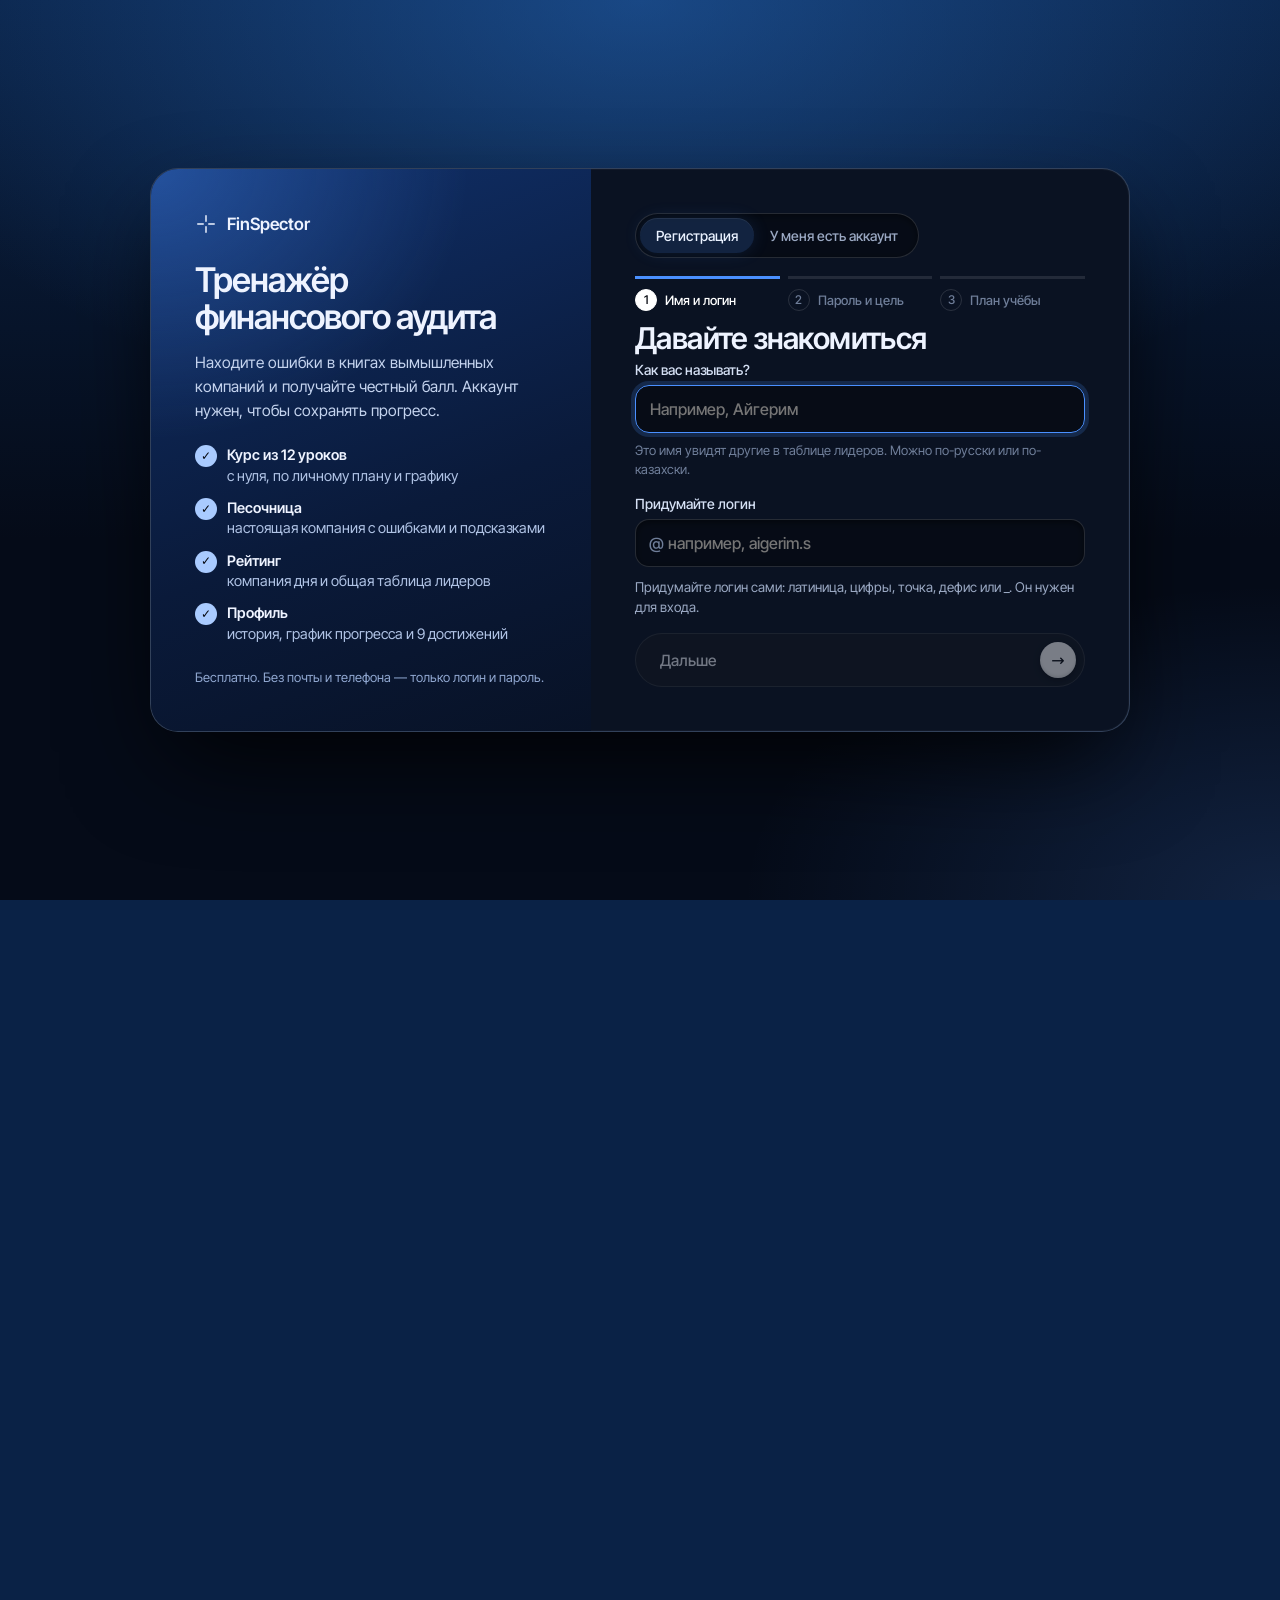
<file: site/index.html>
<!DOCTYPE html>
<html lang="ru">
<head>
<meta charset="utf-8">
<meta name="viewport" content="width=device-width, initial-scale=1">
<title>Среда для ИИ-аудиторов — FinSpector</title>
<meta name="description" content="Среда, в которой ИИ учится находить ошибки в финансовых книгах: вымышленные компании, скрытые расхождения и честная награда.">
<meta name="theme-color" content="#0A2246">
<meta property="og:type" content="website">
<meta property="og:title" content="Среда для ИИ-аудиторов — FinSpector">
<meta property="og:description" content="Найдите ошибки в книгах вымышленной компании и получите честный балл от оценщика. Среда для обучения ИИ-аудиторов.">
<meta property="og:site_name" content="FinSpector">
<link rel="preload" href="assets/fonts/inter-tight-cyrillic-wght-normal.woff2" as="font" type="font/woff2" crossorigin>
<link rel="stylesheet" href="assets/style.css">
<link rel="icon" href="data:image/svg+xml,%3Csvg xmlns='http://www.w3.org/2000/svg' viewBox='0 0 32 32'%3E%3Crect width='32' height='32' rx='9' fill='%2304070D'/%3E%3Cpath d='M16 5v8M16 19v8M5 16h8M19 16h8' stroke='%23A9CBFF' stroke-width='2' stroke-linecap='round'/%3E%3C/svg%3E">
</head>
<body data-page="index">
<a class="skip" href="#main">К содержанию</a>
<div class="progress"></div>
<header class="top"><div class="bar">
  <a class="brand" href="index.html"><svg viewBox="0 0 24 24" fill="none" stroke="currentColor" stroke-width="1.6" stroke-linecap="round" aria-hidden="true"><path d="M12 2v6M12 16v6M2 12h6M16 12h6M5 5l3.5 3.5M15.5 15.5 19 19"/><circle cx="12" cy="12" r="1.6" fill="currentColor"/></svg>FinSpector</a>
  <button class="burger" aria-expanded="false" aria-controls="menu">Меню</button>
  <nav class="menu" id="menu" aria-label="Разделы сайта"><a href="lessons.html">Обучение</a><a href="play.html">Песочница</a><a href="python.html">Python</a><a href="leaders.html">Лидеры</a><a href="episode.html">Как устроено</a><a href="reward.html">Награда</a></nav>
</div></header>
<main id="main">
<section class="panel hero" data-float="hero">
  <div class="stars"></div><div class="grid-lines" aria-hidden="true"><i class="v" style="left:30%"></i><i class="v" style="left:70%"></i></div>
  <div class="wrap">
    <div class="giant" aria-hidden="true">FinSpector</div>
    <div class="hero-stage">
      <div class="hero-left" data-r style="--d:6">
        <h1 class="sr">FinSpector — среда для обучения ИИ-аудиторов</h1>
        <p>Тренажёр финансового аудита. В книгах вымышленной компании спрятаны ошибки — найдите их, докажите и получите честный балл. Здесь же учатся ИИ-аудиторы.</p>
        <div class="hero-cta"><a class="btn" id="hero-learn" href="lessons.html">Начать обучение <span class="arr">→</span></a><a class="btn ghost" href="play.html"><span class="dot"></span>Сразу в песочницу</a></div>
      </div>
      <div class="book-stage" aria-hidden="true"><div class="book-glow"></div><div class="book-float"><div class="book3">
      <div class="cover"></div><div class="block l"></div><div class="block r"></div>
      <div class="pg left" id="bpL"></div><div class="pg right" id="bpR"></div>
      <div class="ribbon"></div>
    </div></div></div>
      <div class="hero-right">
        <div class="anno" data-r style="--d:9">
          <svg class="leader" viewBox="0 0 120 120"><path d="M118 2H64L6 40v40"/></svg>
          <div class="big">4<small>типа ошибок</small></div>
          <div class="row">Найдите их сами</div>
        </div>
      </div>
    </div>
  </div>
</section>

<section class="panel sec simple-panel" data-float="a">
  <div class="grid-lines" aria-hidden="true"><i class="v" style="left:33.3%"></i><i class="v" style="left:66.6%"></i></div>
  <div class="wrap">
    <p class="label center">Простыми словами</p>
    <h2 class="statement" data-r>Как это работает <span class="d">за три шага</span></h2>
    <div class="simple">
      <div class="sstep glass" data-r style="--d:0"><span class="sn">1</span><h3>Создаём компанию</h3><p>Программа придумывает компанию на месяц: счета, платежи, курсы валют. И незаметно прячет в книгах несколько ошибок.</p></div>
      <div class="sstep glass" data-r style="--d:1"><span class="sn">2</span><h3>Агент ищет ошибки</h3><p>ИИ или вы листаете таблицы, сверяете суммы и даты и описываете каждую найденную ошибку с доказательствами.</p></div>
      <div class="sstep glass" data-r style="--d:2"><span class="sn">3</span><h3>Оценщик ставит балл</h3><p>Оценщик знает, где ошибки, и сравнивает с ними каждый вывод. Балл от −1 до +1, и обмануть его нельзя.</p></div>
    </div>
    <div class="cta" data-r style="--d:3"><a class="btn" href="lessons.html">Начать обучение <span class="arr">→</span></a></div>
    <p class="center-sub live" id="live-stats" hidden></p>
  </div>
</section>

<section class="panel sec" data-float="b">
  <div class="grid-lines" aria-hidden="true"><i class="v" style="left:27%"></i><i class="v" style="left:73%"></i><i class="h" style="top:14%"></i><i class="h" style="top:88%"></i><b style="left:27%;top:14%"></b><b style="left:73%;top:14%"></b><b style="left:27%;top:88%"></b><b style="left:73%;top:88%"></b></div>
  <div class="wrap">
    <p class="statement" data-r>Компания на месяц. <span class="d">Сотни проводок.</span> Несколько <span class="d">тихих</span> ошибок.</p>
    <p class="center-sub" data-r style="--d:1">Агент читает журнал, счета и платежи, сверяет курсы и даты и отправляет выводы с доказательствами. Среда отвечает, насколько он прав.</p>
    <div class="side-row">
      <div class="glass feature" data-r>
        <div class="ico" aria-hidden="true"><svg viewBox="0 0 200 140" style="position:absolute;inset:0;width:100%;height:100%"><g fill="none" stroke="#A9CBFF" stroke-opacity=".7"><ellipse cx="60" cy="120" rx="18" ry="8" transform="rotate(-20 60 120)"/><ellipse cx="60" cy="120" rx="32" ry="15" transform="rotate(-26 60 120)"/><ellipse cx="60" cy="120" rx="46" ry="22" transform="rotate(-32 60 120)"/><ellipse cx="60" cy="120" rx="60" ry="29" transform="rotate(-38 60 120)"/><ellipse cx="60" cy="120" rx="74" ry="36" transform="rotate(-44 60 120)"/><ellipse cx="60" cy="120" rx="88" ry="43" transform="rotate(-50 60 120)"/><ellipse cx="60" cy="120" rx="102" ry="50" transform="rotate(-56 60 120)"/></g></svg></div>
        <h3>Четыре типа ошибок</h3><p>И два сценария, где одна ошибка прячет другую.</p>
      </div>
      <div class="types-mini">
        <div class="tm" data-r style="--d:1"><span class="k">01</span><h4>Дубль счёта</h4></div>
        <div class="tm" data-r style="--d:2"><span class="k">02</span><h4>Неполное разнесение</h4></div>
        <div class="tm" data-r style="--d:3"><span class="k">03</span><h4>Неверный курс</h4></div>
        <div class="tm" data-r style="--d:4"><span class="k">04</span><h4>Не тот период</h4></div>
      </div>
      <div class="right-note" data-r style="--d:3">
        <p>Рядом с ошибками — честные ловушки: подписки, возвраты, платежи в полночь.</p>
        <a class="btn ghost" href="episode.html"><span class="dot"></span>Как устроен эпизод</a>
      </div>
    </div>
  </div>
</section>

<section class="panel blue">
  <div class="grid-lines" aria-hidden="true"><i class="v" style="left:60%"></i><i class="h" style="top:72%"></i><b style="left:60%;top:72%"></b></div>
  <div class="wrap blue-hero">
    <div class="glass perf" id="perf" data-r>
      <div class="t">Программы-аудиторы</div>
      <svg viewBox="0 0 300 110" aria-hidden="true"><path class="l" d="M6 96 C 50 92, 70 70, 100 76 S 150 98, 180 86 S 240 30, 294 10"/></svg>
      <div class="rows" id="perf-rows"></div>
    </div>
    <div>
      <h2 class="grad" data-r>Обгоните<br>программу</h2>
      <p data-r style="--d:1">Пять программ уже прошли эти компании. Простая сверка ошибается на курсах и часовых поясах — человек, прошедший уроки, легко её обходит. Балл считается только по найденному и доказанному: «пометить всё» даёт −1.</p>
      <a class="btn" href="play.html?daily=1" data-r style="--d:2">Пройти компанию дня <span class="arr">→</span></a>
    </div>
  </div>
</section>

<section class="panel final" data-float="c">
  <div class="stars"></div><div class="grid-lines" aria-hidden="true"><i class="v" style="left:22%"></i><i class="v" style="left:76%"></i><i class="h" style="top:30%"></i><i class="h" style="top:74%"></i><b style="left:22%;top:30%"></b><b style="left:76%;top:30%"></b><b style="left:22%;top:74%"></b><b style="left:76%;top:74%"></b></div>
  <div class="wrap">
    <p class="statement" data-r>С чего начать?</p>
    <div class="paths">
      <a class="glass path" href="lessons.html" data-r style="--d:1"><span class="path-ico" aria-hidden="true">✎</span><b>Я новичок</b><span>Курс из 12 коротких уроков и 5 практик — по вашему плану и графику.</span><i>Обучение →</i></a>
      <a class="glass path" href="play.html?daily=1" data-r style="--d:2"><span class="path-ico" aria-hidden="true">◎</span><b>Хочу соревноваться</b><span>Компания дня одна на всех. Пройдите её и посмотрите своё место.</span><i>Компания дня →</i></a>
      <a class="glass path" href="python.html" data-r style="--d:3"><span class="path-ico" aria-hidden="true">{ }</span><b>Пишу код</b><span>Напишите своего ИИ-аудитора на Python прямо в браузере.</span><i>Python →</i></a>
    </div>
  </div>
</section>
<section class="panel"><div class="wrap"><a class="next" href="lessons.html"><div><span class="label">Дальше</span><div class="t">Обучение</div></div><span class="go">→</span></a></div></section>
</main>
<footer class="bottom"><div class="wrap"><span>FinSpector · тренажёр финансового аудита · 2026</span><span>Все компании, люди и деньги вымышлены · MIT</span></div></footer>
<button class="totop" aria-label="Наверх">↑</button>
<script src="assets/config.js"></script>
<script src="assets/data.js"></script>
<script src="assets/app.js"></script>
<script src="assets/auth.js"></script>
<script src="assets/learn.js"></script>
<script src="assets/gate.js"></script>
<script src="assets/floaters.js"></script>
<script src="assets/guide.js"></script>
<script>
(function(){ const {$, esc, onView} = UI;
  const L = D.ledger;
  const short = a => a.replace(/ - .*/, "").replace("Accounts receivable", "Дебиторка").replace("Revenue", "Выручка").replace("Cash", "Касса")
    .replace("Suspense", "Невыясн.").replace("Opening balance equity", "Остаток").replace("FX gain/loss", "Курс. разн.").replace(/^\d+ /, "");
  function page(off, title, n){ let h = `<div class="ph"><span>${title}</span><span>${D.manifest.period_start.slice(0, 7)}</span></div>`;
    for (let k = 0; k < 8; k++){ const r = L[(off + k) % L.length]; const v = r.debit_minor || r.credit_minor;
      h += `<div class="hw"><span>${esc(short(r.account))}</span><b>${(r.debit_minor ? "" : "−") + v.toLocaleString("ru-RU")}</b></div>`; }
    return h + `<div class="light"></div><div class="pgn">${n}</div>`; }
  const TITLES = ["Журнал", "Сверка", "Счета", "Платежи", "Курсы", "Итоги", "Касса", "Разнесение"];
  const PEN = `<svg class="pen" style="top:47%" viewBox="0 0 200 50" preserveAspectRatio="none"><path d="M10 28C6 10 70 4 120 6c52 2 76 10 72 22-4 14-74 18-120 15C30 41 6 34 12 22c4-8 22-12 40-13"/></svg>`;
  window.BOOK_PAGE = k => { const i = ((k % 400) + 400) % 400; return page(i * 7 + 3, TITLES[i % TITLES.length], 40 + i) + (i % 3 === 2 ? PEN : ""); };
  const B = D.baselines, names = {oracle: "Идеальный ответ", simple_reconciler: "Простая сверка", evidence_reconciler: "Сверка по правилам", random_explorer: "Случайный поиск", flag_all: "«Пометить всё»"};
  $("#perf-rows").innerHTML = ["oracle", "evidence_reconciler", "simple_reconciler", "random_explorer", "flag_all"].map(k =>
    `<div class="r"><span>${names[k]}</span><b class="${B[k].reward < 0 ? "neg" : "pos"}">${(B[k].reward > 0 ? "+" : "") + B[k].reward.toFixed(2)}</b></div>`).join("");
  onView($("#perf"), () => $("#perf").classList.add("seen"), .3);
  // для тех, кто уже учится, — продолжить с нужного места
  const hl = $("#hero-learn"); const showNext = () => { if (!window.LEARN || !AUTH.user()) return; const pl = LEARN.plan(), n = LEARN.ITEMS.find(x => !LEARN.isDone(x.id));
    if (!n) { hl.innerHTML = 'Компания дня <span class="arr">→</span>'; hl.href = "play.html?daily=1"; return; }
    if (pl || LEARN.ITEMS.some(x => LEARN.isDone(x.id))) { hl.innerHTML = `Продолжить: ${esc(n.title)} <span class="arr">→</span>`; hl.href = n.practice ? n.href : "lessons.html#l=" + n.id; } };
  showNext(); addEventListener("fs:plan", showNext); addEventListener("fs:progress", showNext); if (window.LEARN) LEARN.sync();
  fetch(window.FA_API + "/api/stats").then(r => r.json()).then(s => { if (!s.runs) return; const el = $("#live-stats");
    el.innerHTML = `Уже <b>${s.runs}</b> прохождений от <b>${s.players}</b> участников · лучший балл <b>${s.best_reward > 0 ? "+" : ""}${s.best_reward.toFixed(3)}</b>`; el.hidden = false; }).catch(() => {});
})();
</script>
<script src="assets/book.js"></script>
</body>
</html>
</file>
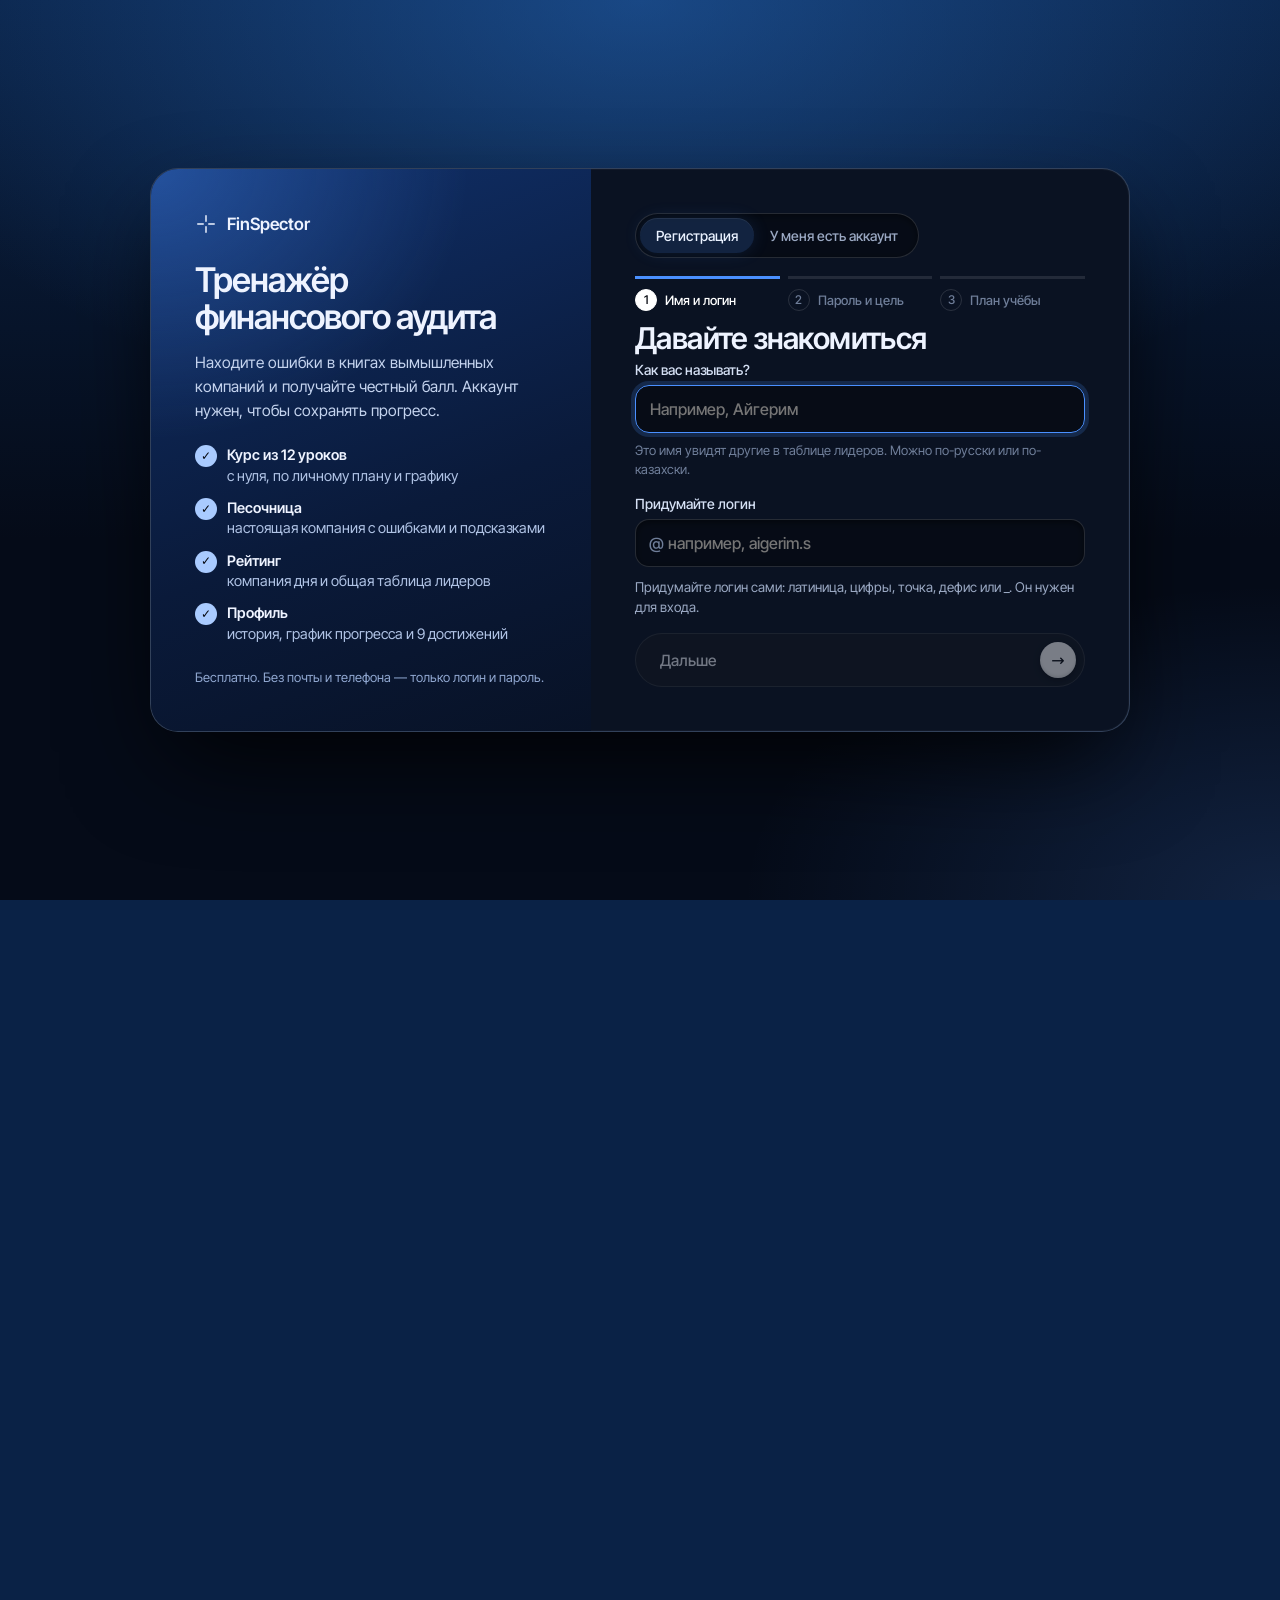
<file: site/books.html>
<!DOCTYPE html>
<html lang="ru">
<head>
<meta charset="utf-8">
<meta name="viewport" content="width=device-width, initial-scale=1">
<title>Книги компании — FinSpector</title>
<meta name="description" content="Среда, в которой ИИ учится находить ошибки в финансовых книгах: вымышленные компании, скрытые расхождения и честная награда.">
<meta name="theme-color" content="#0A2246">
<meta property="og:type" content="website">
<meta property="og:title" content="Книги компании — FinSpector">
<meta property="og:description" content="Найдите ошибки в книгах вымышленной компании и получите честный балл от оценщика. Среда для обучения ИИ-аудиторов.">
<meta property="og:site_name" content="FinSpector">
<link rel="preload" href="assets/fonts/inter-tight-cyrillic-wght-normal.woff2" as="font" type="font/woff2" crossorigin>
<link rel="stylesheet" href="assets/style.css">
<link rel="icon" href="data:image/svg+xml,%3Csvg xmlns='http://www.w3.org/2000/svg' viewBox='0 0 32 32'%3E%3Crect width='32' height='32' rx='9' fill='%2304070D'/%3E%3Cpath d='M16 5v8M16 19v8M5 16h8M19 16h8' stroke='%23A9CBFF' stroke-width='2' stroke-linecap='round'/%3E%3C/svg%3E">
</head>
<body data-page="books">
<a class="skip" href="#main">К содержанию</a>
<div class="progress"></div>
<header class="top"><div class="bar">
  <a class="brand" href="index.html"><svg viewBox="0 0 24 24" fill="none" stroke="currentColor" stroke-width="1.6" stroke-linecap="round" aria-hidden="true"><path d="M12 2v6M12 16v6M2 12h6M16 12h6M5 5l3.5 3.5M15.5 15.5 19 19"/><circle cx="12" cy="12" r="1.6" fill="currentColor"/></svg>FinSpector</a>
  <button class="burger" aria-expanded="false" aria-controls="menu">Меню</button>
  <nav class="menu" id="menu" aria-label="Разделы сайта"><a href="lessons.html">Обучение</a><a href="play.html">Песочница</a><a href="python.html" class="on" aria-current="page">Python</a><a href="leaders.html">Лидеры</a><a href="episode.html">Как устроено</a><a href="reward.html">Награда</a></nav>
</div></header>
<main id="main">
<section class="panel" data-float="head">
  <div class="grid-lines" aria-hidden="true"><i class="v" style="left:22%"></i><i class="v" style="left:78%"></i><i class="h" style="top:78%"></i><b style="left:22%;top:78%"></b><b style="left:78%;top:78%"></b></div><div class="stars" style="opacity:.5"></div>
  <div class="wrap page-head">
    <div class="crumbs"><span class="label">Книги</span></div>
    <h1 class="title">Книги одной<br>компании</h1>
    <p class="intro" data-r style="--d:3">Так выглядят книги, которые видит аудитор: журнал, счета и платежи. Включите «Показать ответы», нажмите на ошибку справа — и записи, которые её доказывают, подсветятся в таблице.</p>
  </div>
</section>
<section class="panel"><div class="content">
<div class="wrap">
  <div class="explorer" id="ex" data-r>
    <div class="ex-main">
      <div class="ex-bar" role="group" aria-label="Таблица">
        <button class="tab" data-t="ledger" aria-pressed="true">Журнал</button>
        <button class="tab" data-t="invoices" aria-pressed="false">Счета</button>
        <button class="tab" data-t="payments" aria-pressed="false">Платежи</button>
        <label class="switch"><input type="checkbox" id="gr"> Показать ответы</label>
      </div>
      <div class="manifest" id="mf"></div>
      <div class="legend"><span><i class="l-ev"></i>● доказательство ошибки</span><span><i class="l-fo"></i>строки выбранной ошибки</span></div>
      <div class="tbl-wrap"><table class="grid" id="tbl"></table></div>
    </div>
    <aside class="ex-side" aria-label="Эталон"><span class="label">Ответы</span><div id="side" aria-live="polite"></div></aside>
  </div>
</div></div></section>
<section class="panel"><div class="wrap"><a class="next" href="run.html"><div><span class="label">Дальше</span><div class="t">Как ищет программа</div></div><span class="go">→</span></a></div></section>
</main>
<footer class="bottom"><div class="wrap"><span>FinSpector · тренажёр финансового аудита · 2026</span><span>Все компании, люди и деньги вымышлены · MIT</span></div></footer>
<button class="totop" aria-label="Наверх">↑</button>
<script src="assets/config.js"></script>
<script src="assets/data.js"></script>
<script src="assets/app.js"></script>
<script src="assets/auth.js"></script>
<script src="assets/learn.js"></script>
<script src="assets/gate.js"></script>
<script src="assets/floaters.js"></script>
<script src="assets/guide.js"></script>
<script>
(function(){ const {$, $$, esc, money, typeRu, evAll} = UI; const m = D.manifest;
  $("#mf").innerHTML = `<span>компания <b>${m.episode_id}</b></span><span>период <b>${m.period_start} — ${m.period_end}</b></span><span>пояс <b>${m.timezone}</b></span><span>база <b>${m.base_currency}</b></span><span>проводок <b>${m.counts.ledger}</b></span><span>документов <b>${m.counts.documents}</b></span>`;
  let tab = "ledger", focus = null;
  const cols = {
    ledger: [["row_id","row_id"],["timestamp","время"],["account","счёт"],["debit_minor","дебет, мин.",1],["credit_minor","кредит, мин.",1],["invoice_id","invoice_id"],["payment_id","payment_id"]],
    invoices: [["doc_id","doc_id"],["invoice_id","invoice_id"],["issued_at","issued_at"],["currency","вал."],["total_minor","сумма, мин.",1],["entity_id","контрагент"]],
    payments: [["doc_id","doc_id"],["payment_id","payment_id"],["timestamp","время (UTC)"],["currency","вал."],["amount_minor","сумма, мин.",1],["invoice_refs","invoice_refs"]]};
  function cell(r, k, num){ const v = r[k];
    if (v === null || v === undefined) return `<td class="null">null</td>`;
    if (k === "invoice_refs") return `<td>${v.length ? v.map(x => esc(x.invoice_id) + " · " + x.amount_minor).join(", ") : '<span class="null">[]</span>'}</td>`;
    if (num) return `<td class="num">${v === 0 ? '<span class="null">0</span>' : Number(v).toLocaleString("ru-RU")}</td>`;
    return `<td>${esc(v)}</td>`; }
  function renderTable(){ const rows = D[tab], c = cols[tab];
    const fs = focus ? new Set(focus.evidence_sets.flat().concat(focus.affected_ids)) : null;
    $("#tbl").innerHTML = `<thead><tr>${c.map(x => `<th>${x[1]}</th>`).join("")}</tr></thead><tbody>` + rows.map((r, n) => {
      const k = r.row_id || r.doc_id; const ev = evAll.has(k) ? "ev" : "";
      const fo = fs && (fs.has(k) || (tab !== "ledger" && (fs.has(r.invoice_id) || fs.has(r.payment_id)))) ? " focus" : "";
      const cells = c.map(x => cell(r, x[0], x[2])); if (ev && $("#gr").checked) cells[0] = cells[0].replace("<td>", '<td><span class="evmark" aria-hidden="true">●</span><span class="sr">Доказательство: </span>');
      return `<tr class="${ev}${fo}" style="--k:${Math.min(n, 30)}">${cells.join("")}</tr>`; }).join("") + "</tbody>"; }
  function renderSide(){
    if (!$("#gr").checked){ $("#side").innerHTML = `<div class="locked"><b>Ответы скрыты</b>Аудитор их не видит — ни человек в песочнице, ни программа. Включите «Показать ответы», чтобы посмотреть, что спрятано в этих книгах.</div>`; return; }
    $("#side").innerHTML = `<div class="issues">` + D.truth.map((i, n) => `<button class="issue${focus === i ? " on" : ""}" data-n="${n}" style="--k:${n}">
      <div class="k">${typeRu[i.type]}</div><div class="s">${i.scenario ? "сценарий: " + i.scenario : "одиночная ошибка"} · ${i.affected_ids.join(", ")}</div>
      <div class="a">${money(i.expected_amount_minor, i.currency)}${i.tolerance_minor ? ` <span class="null">± ${i.tolerance_minor}</span>` : ""}</div></button>`).join("") + `</div>`;
    $$(".issue").forEach(b => b.onclick = () => { const i = D.truth[+b.dataset.n]; focus = focus === i ? null : i; renderSide(); renderTable();
      const f = $("tr.focus"); if (f) { const w = $(".tbl-wrap"); w.scrollTo({top: f.offsetTop - w.clientHeight / 3, behavior: "smooth"}); } }); }
  $$(".tab").forEach(b => b.onclick = () => { $$(".tab").forEach(x => x.setAttribute("aria-pressed", x === b)); tab = b.dataset.t; renderTable(); });
  $("#gr").onchange = () => { $("#ex").classList.toggle("grader", $("#gr").checked); if (!$("#gr").checked) focus = null; renderSide(); renderTable(); };
  renderTable(); renderSide();
})();
</script>
</body>
</html>
</file>
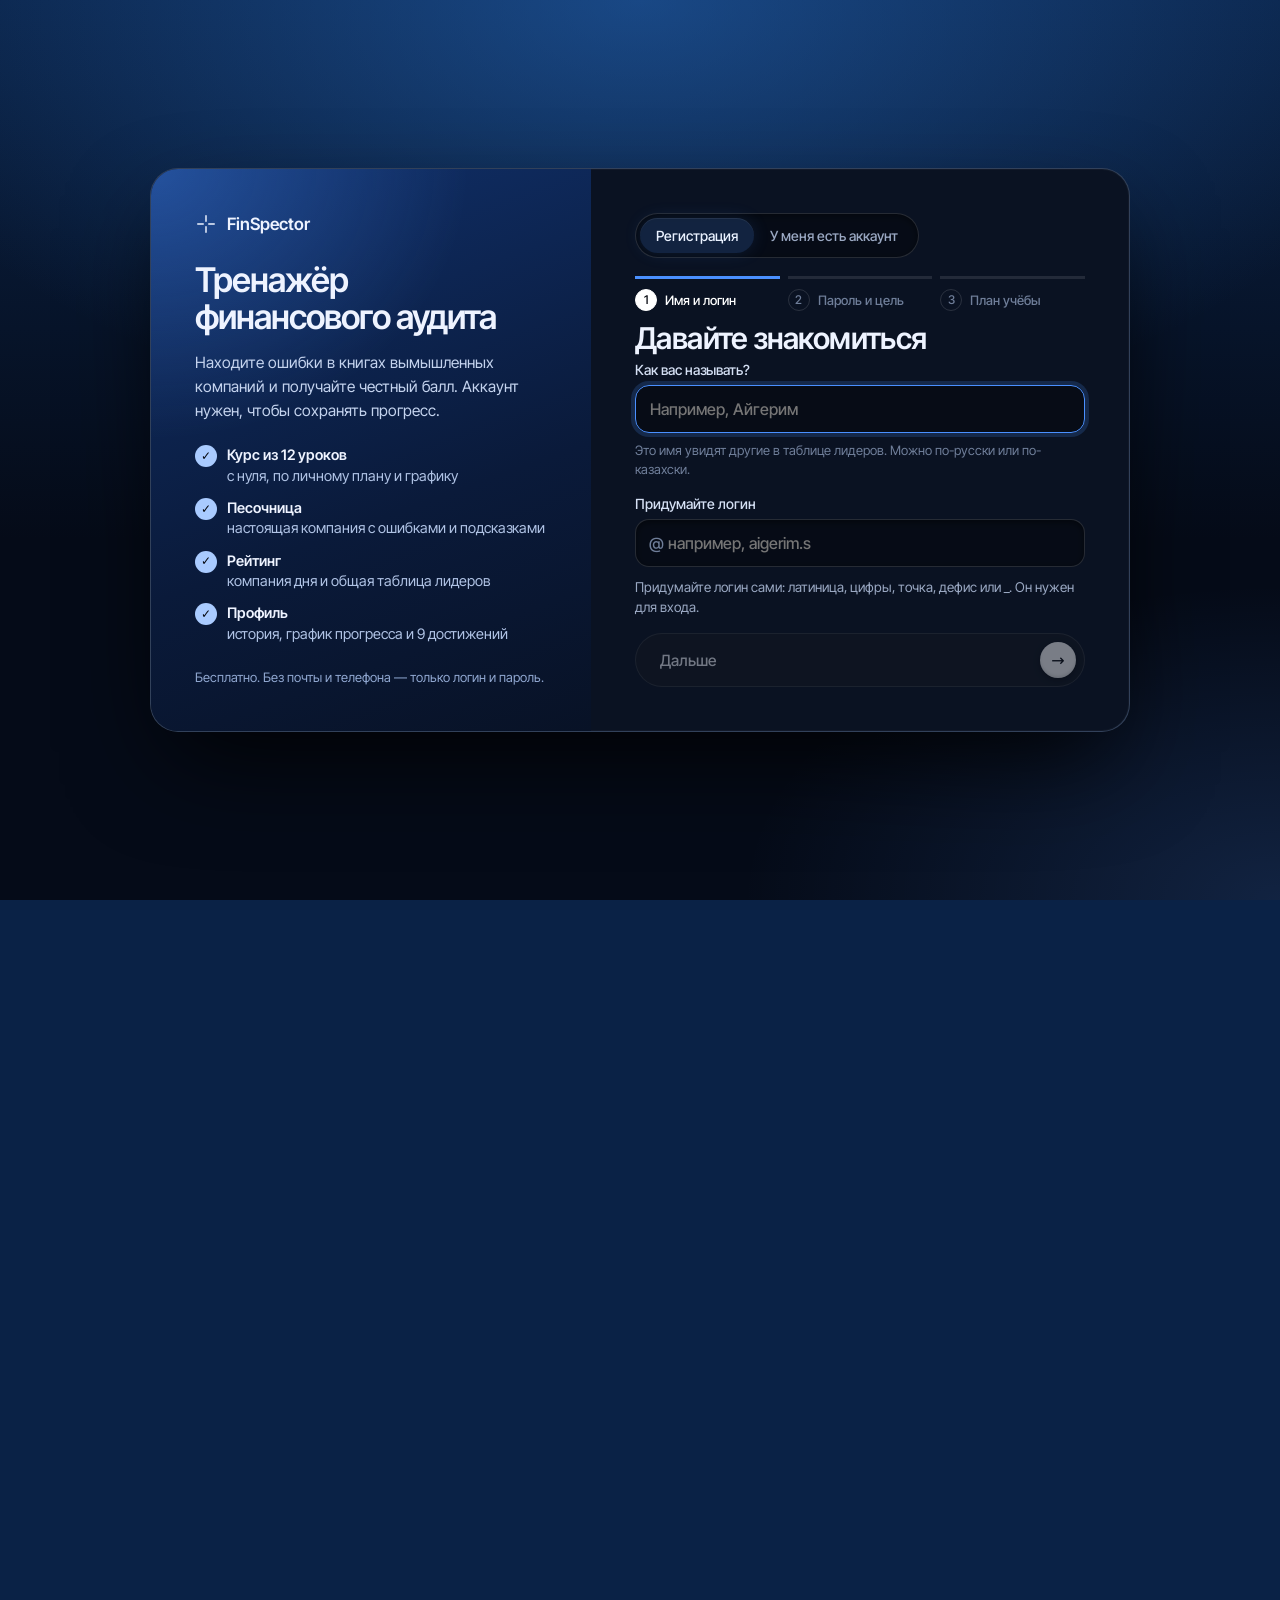
<file: site/episode.html>
<!DOCTYPE html>
<html lang="ru">
<head>
<meta charset="utf-8">
<meta name="viewport" content="width=device-width, initial-scale=1">
<title>Как устроено — FinSpector</title>
<meta name="description" content="Среда, в которой ИИ учится находить ошибки в финансовых книгах: вымышленные компании, скрытые расхождения и честная награда.">
<meta name="theme-color" content="#0A2246">
<meta property="og:type" content="website">
<meta property="og:title" content="Как устроено — FinSpector">
<meta property="og:description" content="Найдите ошибки в книгах вымышленной компании и получите честный балл от оценщика. Среда для обучения ИИ-аудиторов.">
<meta property="og:site_name" content="FinSpector">
<link rel="preload" href="assets/fonts/inter-tight-cyrillic-wght-normal.woff2" as="font" type="font/woff2" crossorigin>
<link rel="stylesheet" href="assets/style.css">
<link rel="icon" href="data:image/svg+xml,%3Csvg xmlns='http://www.w3.org/2000/svg' viewBox='0 0 32 32'%3E%3Crect width='32' height='32' rx='9' fill='%2304070D'/%3E%3Cpath d='M16 5v8M16 19v8M5 16h8M19 16h8' stroke='%23A9CBFF' stroke-width='2' stroke-linecap='round'/%3E%3C/svg%3E">
</head>
<body data-page="episode">
<a class="skip" href="#main">К содержанию</a>
<div class="progress"></div>
<header class="top"><div class="bar">
  <a class="brand" href="index.html"><svg viewBox="0 0 24 24" fill="none" stroke="currentColor" stroke-width="1.6" stroke-linecap="round" aria-hidden="true"><path d="M12 2v6M12 16v6M2 12h6M16 12h6M5 5l3.5 3.5M15.5 15.5 19 19"/><circle cx="12" cy="12" r="1.6" fill="currentColor"/></svg>FinSpector</a>
  <button class="burger" aria-expanded="false" aria-controls="menu">Меню</button>
  <nav class="menu" id="menu" aria-label="Разделы сайта"><a href="lessons.html">Обучение</a><a href="play.html">Песочница</a><a href="python.html">Python</a><a href="leaders.html">Лидеры</a><a href="episode.html" class="on" aria-current="page">Как устроено</a><a href="reward.html">Награда</a></nav>
</div></header>
<main id="main">
<section class="panel" data-float="head">
  <div class="grid-lines" aria-hidden="true"><i class="v" style="left:22%"></i><i class="v" style="left:78%"></i><i class="h" style="top:78%"></i><b style="left:22%;top:78%"></b><b style="left:78%;top:78%"></b></div><div class="stars" style="opacity:.5"></div>
  <div class="wrap page-head">
    <div class="crumbs"><span class="label">Как устроено</span></div>
    <h1 class="title">Откуда берутся<br>ошибки</h1>
    <p class="intro" data-r style="--d:3">Каждая компания на сайте придумана с нуля: клиенты, счета, платежи и курсы валют. Сначала строятся правильные книги, а уже потом в них прячут несколько ошибок — поэтому у каждой ошибки есть точный ответ.</p>
  </div>
</section>
<section class="panel"><div class="content">
<div class="wrap">
  <div class="steps4">
    <div class="step4" data-r style="--d:0"><div class="i">01</div><h3>История компании</h3><p>Клиенты, подписки, счета за прошлый, текущий и следующий месяц, оплаты и курсы валют. Один номер компании — всегда одна и та же история.</p></div>
    <div class="step4" data-r style="--d:1"><div class="i">02</div><h3>Правильные книги</h3><p>Каждый счёт и платёж записывается в журнал по правилам бухучёта. Дебет и кредит сходятся до копейки.</p></div>
    <div class="step4" data-r style="--d:2"><div class="i">03</div><h3>Спрятанные ошибки</h3><p>Затем в книги вносятся настоящие ошибки. Для каждой сохраняется ответ: тип, затронутые записи, сумма и доказательства.</p></div>
    <div class="step4" data-r style="--d:3"><div class="i">04</div><h3>Честная проверка</h3><p>Номера записей и порядок строк перемешиваются, поэтому ответ нельзя угадать — только найти по данным.</p></div>
  </div>
  <h2 class="h2" data-r>Четыре типа ошибок</h2>
  <div class="types">
    <div class="type" data-r style="--d:0"><code>duplicate_invoice</code><h3>Дубль счёта</h3><p>Тот же счёт введён и проведён дважды в один день: те же строки, тот же заказ.</p><p class="trap"><b>Ловушка:</b> еженедельные подписки с одинаковой суммой — это не дубли.</p></div>
    <div class="type" data-r style="--d:1"><code>missing_or_partial_allocation</code><h3>Неполное разнесение</h3><p>Платёж ссылается на счёт, но на счёт клиента записана меньшая сумма, а остаток «завис» на невыясненных поступлениях (счёт 2900).</p><p class="trap"><b>Ловушка:</b> деньги без указания счёта тоже попадают в 2900 — и это не ошибка.</p></div>
    <div class="type" data-r style="--d:0"><code>fx_conversion_error</code><h3>Неверный курс</h3><p>Сумма в чужой валюте пересчитана по курсу не той даты или с переставленными цифрами.</p><p class="trap"><b>Ловушка:</b> курсовая разница при оплате — это норма, курс за месяц меняется.</p></div>
    <div class="type" data-r style="--d:1"><code>period_cutoff_error</code><h3>Не тот период</h3><p>Документ следующего месяца проведён в текущем.</p><p class="trap"><b>Ловушка:</b> 23:30 по Гринвичу может оказаться уже следующим днём по часам компании.</p></div>
  </div>
  <h2 class="h2" data-r>Ошибки, которые прячут друг друга</h2>
  <div class="types">
    <div class="type" data-r><code>partial_payment_wrong_fx</code><h3>Частичная оплата по неверному курсу</h3><p>Валютный платёж разнесён не полностью и проведён по курсу чужой даты. Здесь сразу две ошибки, и одна мешает заметить другую.</p></div>
    <div class="type" data-r style="--d:1"><code>cutoff_partial_payment_fx</code><h3>Частичный платёж на границе</h3><p>Валютный платёж первых часов следующего месяца проведён рано и разнесён не до конца.</p></div>
  </div>
</div></div></section>
<section class="panel"><div class="wrap"><a class="next" href="reward.html"><div><span class="label">Дальше</span><div class="t">Награда</div></div><span class="go">→</span></a></div></section>
</main>
<footer class="bottom"><div class="wrap"><span>FinSpector · тренажёр финансового аудита · 2026</span><span>Все компании, люди и деньги вымышлены · MIT</span></div></footer>
<button class="totop" aria-label="Наверх">↑</button>
<script src="assets/config.js"></script>
<script src="assets/data.js"></script>
<script src="assets/app.js"></script>
<script src="assets/auth.js"></script>
<script src="assets/learn.js"></script>
<script src="assets/gate.js"></script>
<script src="assets/floaters.js"></script>
<script src="assets/guide.js"></script>

</body>
</html>
</file>
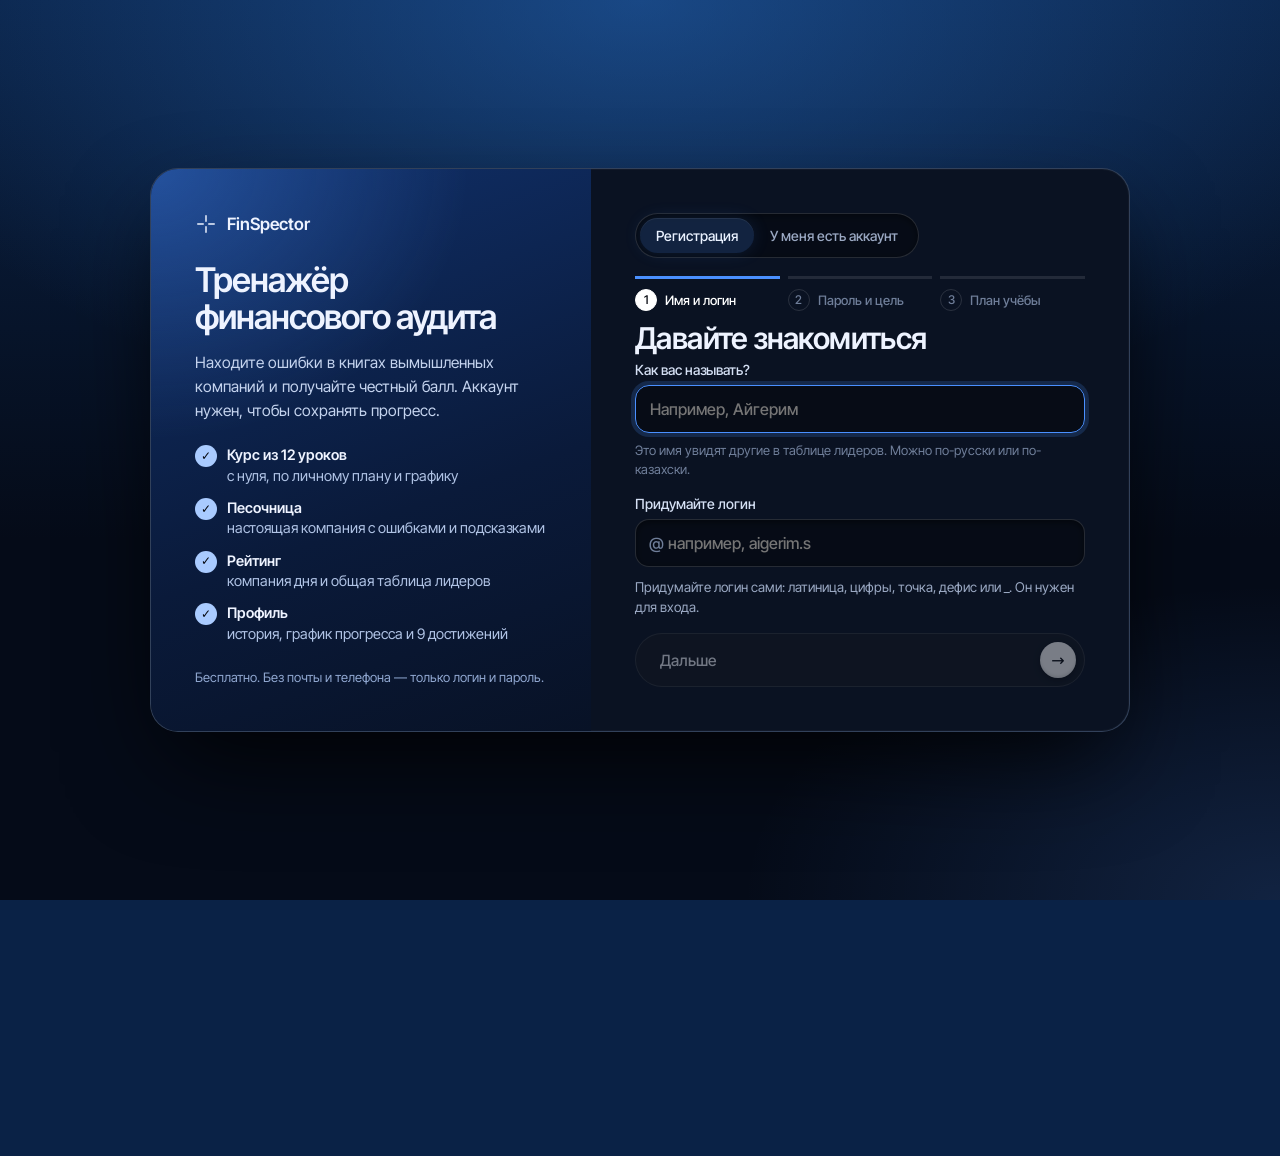
<file: site/leaders.html>
<!DOCTYPE html>
<html lang="ru">
<head>
<meta charset="utf-8">
<meta name="viewport" content="width=device-width, initial-scale=1">
<title>Лидеры — FinSpector</title>
<meta name="description" content="Среда, в которой ИИ учится находить ошибки в финансовых книгах: вымышленные компании, скрытые расхождения и честная награда.">
<meta name="theme-color" content="#0A2246">
<meta property="og:type" content="website">
<meta property="og:title" content="Лидеры — FinSpector">
<meta property="og:description" content="Найдите ошибки в книгах вымышленной компании и получите честный балл от оценщика. Среда для обучения ИИ-аудиторов.">
<meta property="og:site_name" content="FinSpector">
<link rel="preload" href="assets/fonts/inter-tight-cyrillic-wght-normal.woff2" as="font" type="font/woff2" crossorigin>
<link rel="stylesheet" href="assets/style.css">
<link rel="icon" href="data:image/svg+xml,%3Csvg xmlns='http://www.w3.org/2000/svg' viewBox='0 0 32 32'%3E%3Crect width='32' height='32' rx='9' fill='%2304070D'/%3E%3Cpath d='M16 5v8M16 19v8M5 16h8M19 16h8' stroke='%23A9CBFF' stroke-width='2' stroke-linecap='round'/%3E%3C/svg%3E">
</head>
<body data-page="leaders">
<a class="skip" href="#main">К содержанию</a>
<div class="progress"></div>
<header class="top"><div class="bar">
  <a class="brand" href="index.html"><svg viewBox="0 0 24 24" fill="none" stroke="currentColor" stroke-width="1.6" stroke-linecap="round" aria-hidden="true"><path d="M12 2v6M12 16v6M2 12h6M16 12h6M5 5l3.5 3.5M15.5 15.5 19 19"/><circle cx="12" cy="12" r="1.6" fill="currentColor"/></svg>FinSpector</a>
  <button class="burger" aria-expanded="false" aria-controls="menu">Меню</button>
  <nav class="menu" id="menu" aria-label="Разделы сайта"><a href="lessons.html">Обучение</a><a href="play.html">Песочница</a><a href="python.html">Python</a><a href="leaders.html" class="on" aria-current="page">Лидеры</a><a href="episode.html">Как устроено</a><a href="reward.html">Награда</a></nav>
</div></header>
<main id="main">
<section class="panel" data-float="head">
  <div class="grid-lines" aria-hidden="true"><i class="v" style="left:22%"></i><i class="v" style="left:78%"></i><i class="h" style="top:78%"></i><b style="left:22%;top:78%"></b><b style="left:78%;top:78%"></b></div><div class="stars" style="opacity:.5"></div>
  <div class="wrap page-head">
    <div class="crumbs"><span class="label">Лидеры</span><span class="label">Обновляется после каждой игры</span></div>
    <h1 class="title">Таблица<br>лидеров</h1>
    <p class="intro" data-r style="--d:3">Каждый результат сервер пересчитывает сам: заново создаёт ту же компанию и сверяет выводы с эталоном. Поэтому балл здесь честный.</p>
  </div>
</section>
<section class="panel"><div class="content"><div class="wrap">
  <div class="lb-stats" id="lb-stats" data-r></div>
  <div class="lb-bar" data-r><div class="seg" role="tablist" aria-label="Период"><button type="button" role="tab" aria-selected="true" data-s="daily">Компания дня</button><button type="button" role="tab" aria-selected="false" data-s="all">Всё время</button></div><p class="label" id="lb-day"></p></div>
  <div class="glass lb-card" data-r><div class="tbl-wrap" id="lb-body"></div></div>
</div></div></section>
<section class="panel"><div class="wrap"><a class="next" href="episode.html"><div><span class="label">Дальше</span><div class="t">Как устроено</div></div><span class="go">→</span></a></div></section>
</main>
<footer class="bottom"><div class="wrap"><span>FinSpector · тренажёр финансового аудита · 2026</span><span>Все компании, люди и деньги вымышлены · MIT</span></div></footer>
<button class="totop" aria-label="Наверх">↑</button>
<script src="assets/config.js"></script>
<script src="assets/data.js"></script>
<script src="assets/app.js"></script>
<script src="assets/auth.js"></script>
<script src="assets/learn.js"></script>
<script src="assets/gate.js"></script>
<script src="assets/floaters.js"></script>
<script src="assets/guide.js"></script>
<script src="assets/leaders.js"></script>
</body>
</html>
</file>
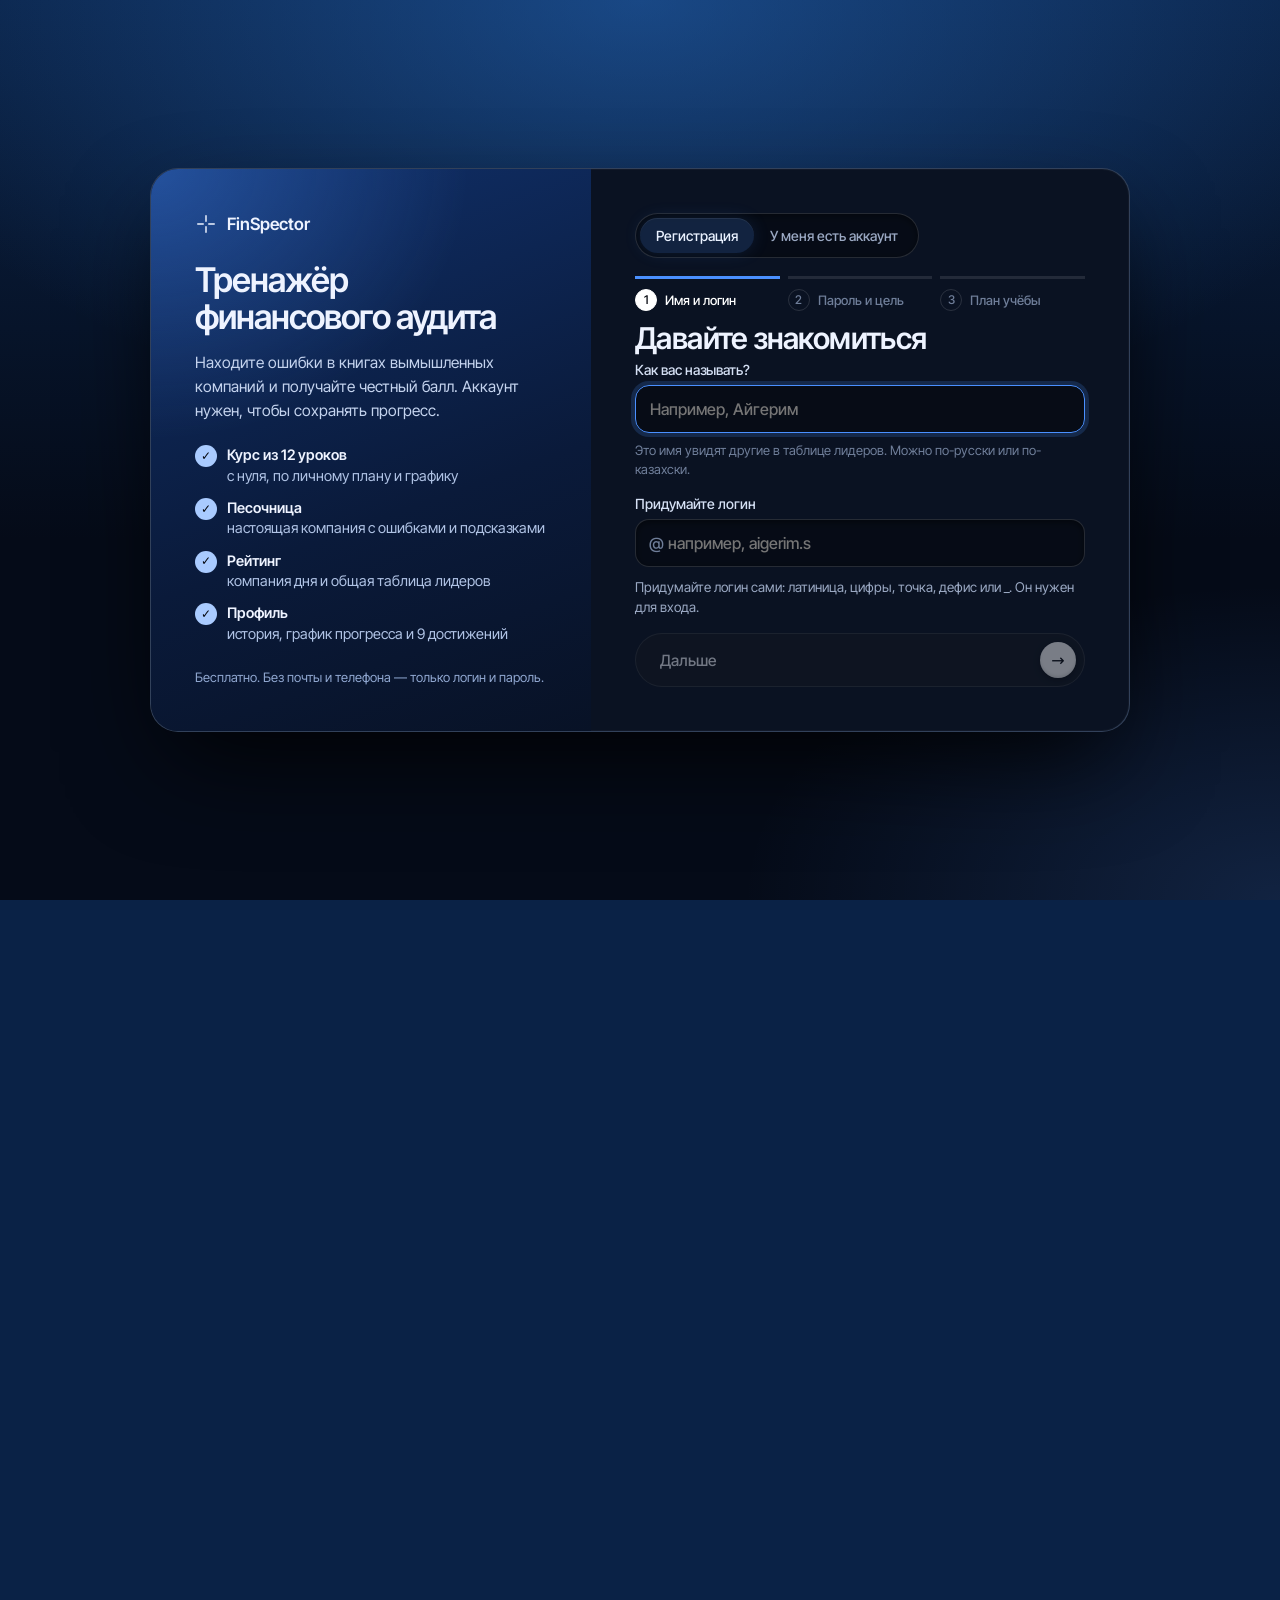
<file: site/lessons.html>
<!DOCTYPE html>
<html lang="ru">
<head>
<meta charset="utf-8">
<meta name="viewport" content="width=device-width, initial-scale=1">
<title>Обучение — FinSpector</title>
<meta name="description" content="Среда, в которой ИИ учится находить ошибки в финансовых книгах: вымышленные компании, скрытые расхождения и честная награда.">
<meta name="theme-color" content="#0A2246">
<meta property="og:type" content="website">
<meta property="og:title" content="Обучение — FinSpector">
<meta property="og:description" content="Найдите ошибки в книгах вымышленной компании и получите честный балл от оценщика. Среда для обучения ИИ-аудиторов.">
<meta property="og:site_name" content="FinSpector">
<link rel="preload" href="assets/fonts/inter-tight-cyrillic-wght-normal.woff2" as="font" type="font/woff2" crossorigin>
<link rel="stylesheet" href="assets/style.css">
<link rel="icon" href="data:image/svg+xml,%3Csvg xmlns='http://www.w3.org/2000/svg' viewBox='0 0 32 32'%3E%3Crect width='32' height='32' rx='9' fill='%2304070D'/%3E%3Cpath d='M16 5v8M16 19v8M5 16h8M19 16h8' stroke='%23A9CBFF' stroke-width='2' stroke-linecap='round'/%3E%3C/svg%3E">
</head>
<body data-page="lessons">
<a class="skip" href="#main">К содержанию</a>
<div class="progress"></div>
<header class="top"><div class="bar">
  <a class="brand" href="index.html"><svg viewBox="0 0 24 24" fill="none" stroke="currentColor" stroke-width="1.6" stroke-linecap="round" aria-hidden="true"><path d="M12 2v6M12 16v6M2 12h6M16 12h6M5 5l3.5 3.5M15.5 15.5 19 19"/><circle cx="12" cy="12" r="1.6" fill="currentColor"/></svg>FinSpector</a>
  <button class="burger" aria-expanded="false" aria-controls="menu">Меню</button>
  <nav class="menu" id="menu" aria-label="Разделы сайта"><a href="lessons.html" class="on" aria-current="page">Обучение</a><a href="play.html">Песочница</a><a href="python.html">Python</a><a href="leaders.html">Лидеры</a><a href="episode.html">Как устроено</a><a href="reward.html">Награда</a></nav>
</div></header>
<main id="main">
<section class="panel" data-float="head">
  <div class="grid-lines" aria-hidden="true"><i class="v" style="left:22%"></i><i class="v" style="left:78%"></i><i class="h" style="top:78%"></i><b style="left:22%;top:78%"></b><b style="left:78%;top:78%"></b></div><div class="stars" style="opacity:.5"></div>
  <div class="wrap page-head">
    <div class="crumbs"><span class="label">Обучение</span><span class="label">12 уроков и 5 практик</span></div>
    <h1 class="title">Научитесь видеть<br>ошибки в книгах</h1>
    <p class="intro" data-r style="--d:3">Курс из четырёх модулей: основы, четыре типа ошибок, сложные случаи и практика на настоящих компаниях. В каждом уроке — простое объяснение, задача и ловушка. Опыт в бухгалтерии не нужен.</p>
  </div>
</section>
<section class="panel"><div class="content"><div class="wrap"><div id="learn" class="learn" aria-live="polite"></div></div></div></section>
<section class="panel"><div class="wrap"><a class="next" href="play.html"><div><span class="label">Дальше</span><div class="t">Песочница</div></div><span class="go">→</span></a></div></section>
</main>
<footer class="bottom"><div class="wrap"><span>FinSpector · тренажёр финансового аудита · 2026</span><span>Все компании, люди и деньги вымышлены · MIT</span></div></footer>
<button class="totop" aria-label="Наверх">↑</button>
<script src="assets/config.js"></script>
<script src="assets/data.js"></script>
<script src="assets/app.js"></script>
<script src="assets/auth.js"></script>
<script src="assets/learn.js"></script>
<script src="assets/gate.js"></script>
<script src="assets/floaters.js"></script>
<script src="assets/guide.js"></script>
<script src="assets/lessons.js"></script>
</body>
</html>
</file>
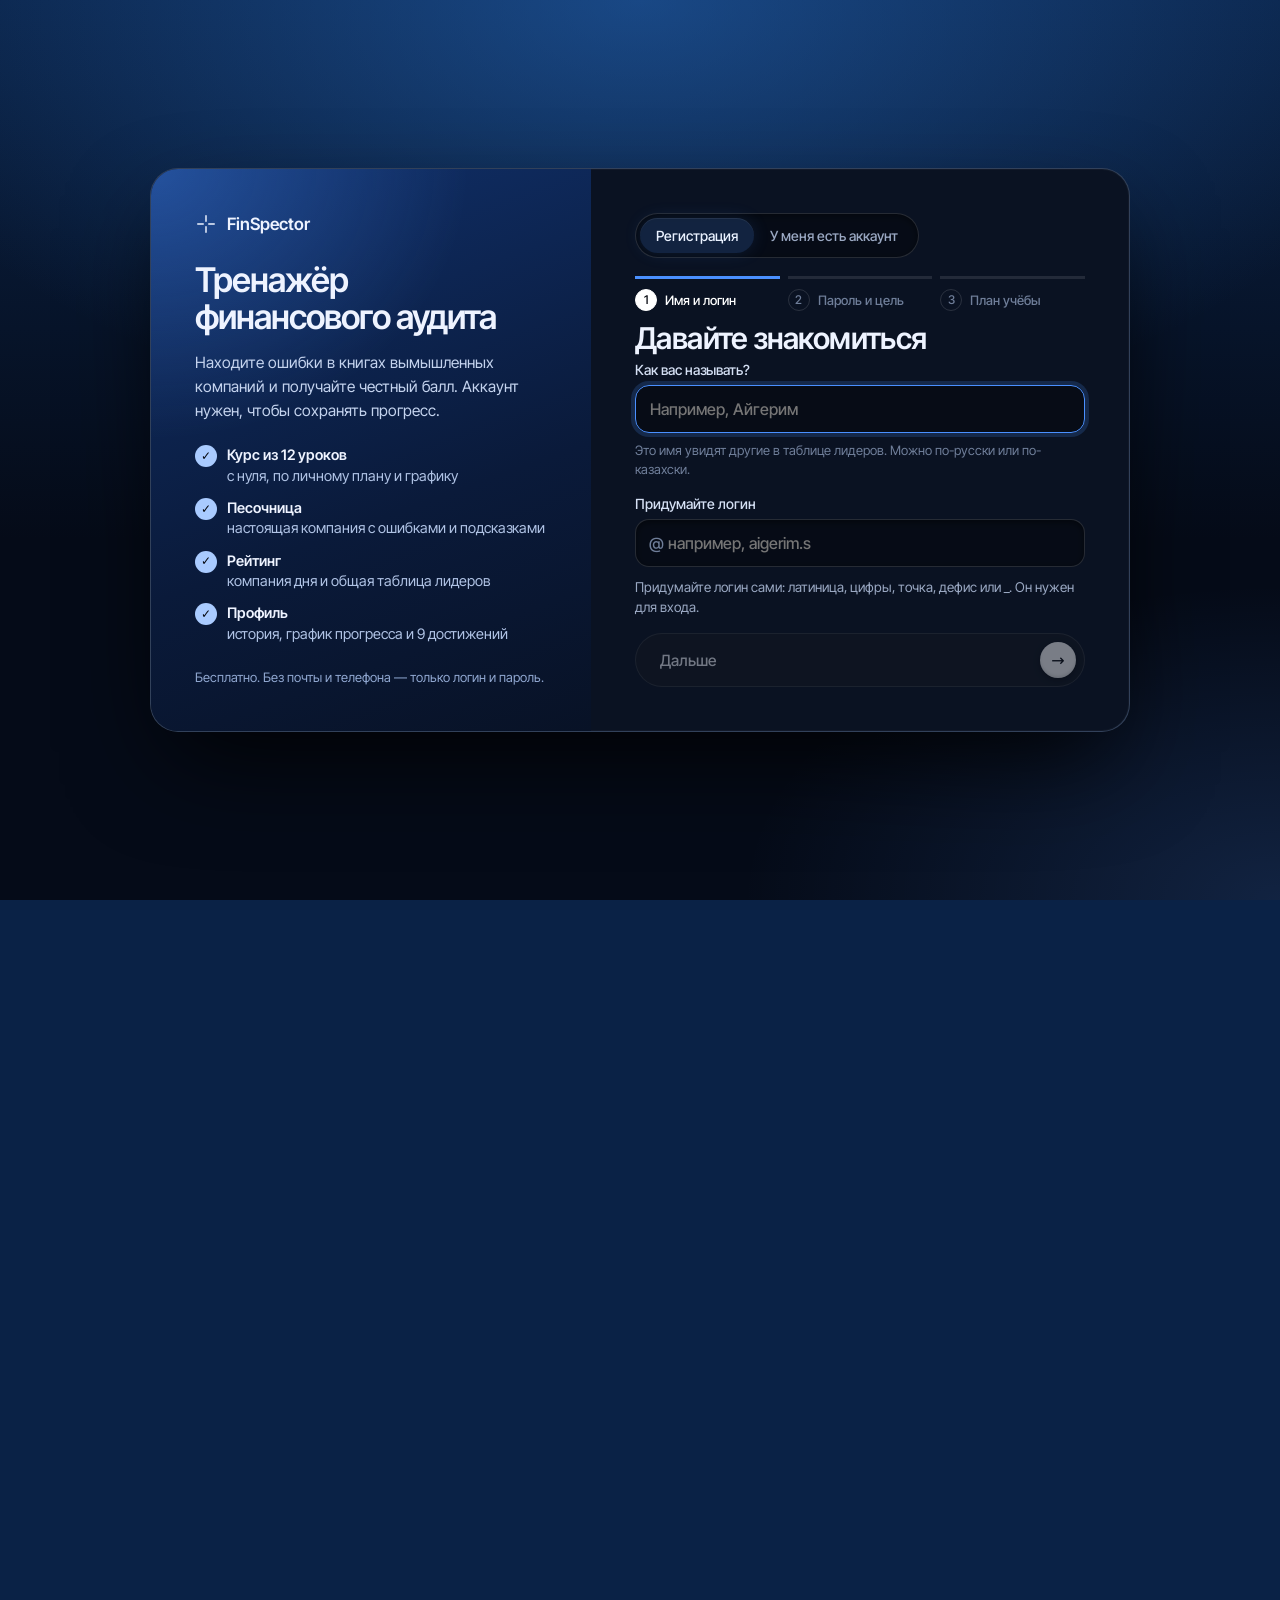
<file: site/policies.html>
<!DOCTYPE html>
<html lang="ru">
<head>
<meta charset="utf-8">
<meta name="viewport" content="width=device-width, initial-scale=1">
<title>Программы-аудиторы — FinSpector</title>
<meta name="description" content="Среда, в которой ИИ учится находить ошибки в финансовых книгах: вымышленные компании, скрытые расхождения и честная награда.">
<meta name="theme-color" content="#0A2246">
<meta property="og:type" content="website">
<meta property="og:title" content="Программы-аудиторы — FinSpector">
<meta property="og:description" content="Найдите ошибки в книгах вымышленной компании и получите честный балл от оценщика. Среда для обучения ИИ-аудиторов.">
<meta property="og:site_name" content="FinSpector">
<link rel="preload" href="assets/fonts/inter-tight-cyrillic-wght-normal.woff2" as="font" type="font/woff2" crossorigin>
<link rel="stylesheet" href="assets/style.css">
<link rel="icon" href="data:image/svg+xml,%3Csvg xmlns='http://www.w3.org/2000/svg' viewBox='0 0 32 32'%3E%3Crect width='32' height='32' rx='9' fill='%2304070D'/%3E%3Cpath d='M16 5v8M16 19v8M5 16h8M19 16h8' stroke='%23A9CBFF' stroke-width='2' stroke-linecap='round'/%3E%3C/svg%3E">
</head>
<body data-page="policies">
<a class="skip" href="#main">К содержанию</a>
<div class="progress"></div>
<header class="top"><div class="bar">
  <a class="brand" href="index.html"><svg viewBox="0 0 24 24" fill="none" stroke="currentColor" stroke-width="1.6" stroke-linecap="round" aria-hidden="true"><path d="M12 2v6M12 16v6M2 12h6M16 12h6M5 5l3.5 3.5M15.5 15.5 19 19"/><circle cx="12" cy="12" r="1.6" fill="currentColor"/></svg>FinSpector</a>
  <button class="burger" aria-expanded="false" aria-controls="menu">Меню</button>
  <nav class="menu" id="menu" aria-label="Разделы сайта"><a href="lessons.html">Обучение</a><a href="play.html">Песочница</a><a href="python.html" class="on" aria-current="page">Python</a><a href="leaders.html">Лидеры</a><a href="episode.html">Как устроено</a><a href="reward.html">Награда</a></nav>
</div></header>
<main id="main">
<section class="panel" data-float="head">
  <div class="grid-lines" aria-hidden="true"><i class="v" style="left:22%"></i><i class="v" style="left:78%"></i><i class="h" style="top:78%"></i><b style="left:22%;top:78%"></b><b style="left:78%;top:78%"></b></div><div class="stars" style="opacity:.5"></div>
  <div class="wrap page-head">
    <div class="crumbs"><span class="label">Программы</span></div>
    <h1 class="title">Пять программ-<br>аудиторов</h1>
    <p class="intro" data-r style="--d:3">Пять готовых программ прошли одни и те же 20 компаний: чистые, обычные и с хитрыми ошибками. Здесь видно, кто сколько набрал и где ошибается. Обгоните их в песочнице.</p>
  </div>
</section>
<section class="panel"><div class="content">
<div class="wrap">
  <div class="bars" id="bars" data-r></div>
  <h2 class="h2" data-r>Измеренный разбор сбоев</h2>
  <div class="miss" id="missbox" data-r>
    <div><span class="label">Что пропускает простой алгоритм</span><div id="missed"></div></div>
    <div><span class="label">Почему он обвиняет зря</span><div id="fps"></div></div>
  </div>
</div></div></section>
<section class="panel"><div class="wrap"><a class="next" href="python.html"><div><span class="label">Дальше</span><div class="t">Python</div></div><span class="go">→</span></a></div></section>
</main>
<footer class="bottom"><div class="wrap"><span>FinSpector · тренажёр финансового аудита · 2026</span><span>Все компании, люди и деньги вымышлены · MIT</span></div></footer>
<button class="totop" aria-label="Наверх">↑</button>
<script src="assets/config.js"></script>
<script src="assets/data.js"></script>
<script src="assets/app.js"></script>
<script src="assets/auth.js"></script>
<script src="assets/learn.js"></script>
<script src="assets/gate.js"></script>
<script src="assets/floaters.js"></script>
<script src="assets/guide.js"></script>
<script>
(function(){ const {$, $$, esc, onView, countUp} = UI;
  const names = {random_explorer: ["Случайный поиск", "щёлкает наугад"], simple_reconciler: ["Простой алгоритм", "читает всё, сверяет в лоб"],
    evidence_reconciler: ["\u0421\u0432\u0435\u0440\u043a\u0430 \u043f\u043e \u043f\u0440\u0430\u0432\u0438\u043b\u0430\u043c", "\u0443\u0447\u0438\u0442\u044b\u0432\u0430\u0435\u0442 \u0434\u0430\u0442\u044b \u0438 \u043a\u0443\u0440\u0441\u044b"],
    flag_all: ["«Пометить всё»", "30 обвинений наугад"], oracle: ["Идеальный ответ", "знает ответы — потолок"]};
  $("#bars").innerHTML = Object.entries(D.baselines).map(([k, v]) => `<div class="bar-row" data-rw="${v.reward}">
    <div class="nm">${names[k][0]}<small>${names[k][1]}</small></div>
    <div class="track"><div class="mid"></div><div class="fill${v.reward < 0 ? " neg" : ""}"></div></div>
    <div class="val"><span data-v="${v.reward}">0.00</span></div>
    <div class="det">F1 ${v.f1.toFixed(2)} · P ${v.precision.toFixed(2)} · R ${v.recall.toFixed(2)} · шагов ${v.inspection_steps} · ${v.episodes} компаний</div></div>`).join("");
  onView($("#bars"), () => $$(".bar-row").forEach(row => { const r = +row.dataset.rw, f = row.querySelector(".fill");
    f.style.left = (r < 0 ? 50 + r * 50 : 50) + "%"; f.style.width = Math.abs(r) * 50 + "%";
    const el = row.querySelector("[data-v]"); const to = +el.dataset.v; const t0 = performance.now();
    (function step(t){ const p = Math.min(1, (t - t0) / 1200), e = 1 - Math.pow(1 - p, 3), x = to * e; el.textContent = (x > 0 ? "+" : "") + x.toFixed(2);
      if (p < 1) requestAnimationFrame(step); })(t0); }), .3);
  function list(el, obj){ const mx = Math.max(...Object.values(obj));
    $(el).innerHTML = Object.entries(obj).map(([k, v]) => `<div class="m"><span>${esc(k)}<i data-w="${v / mx * 100}"></i></span><b>${v}</b></div>`).join(""); }
  list("#missed", D.failure.missed_by_type); list("#fps", D.failure.false_positive_reasons);
  onView($("#missbox"), () => $$("#missbox i").forEach((i, n) => setTimeout(() => i.style.width = i.dataset.w + "%", n * 60)), .2);
})();
</script>
</body>
</html>
</file>
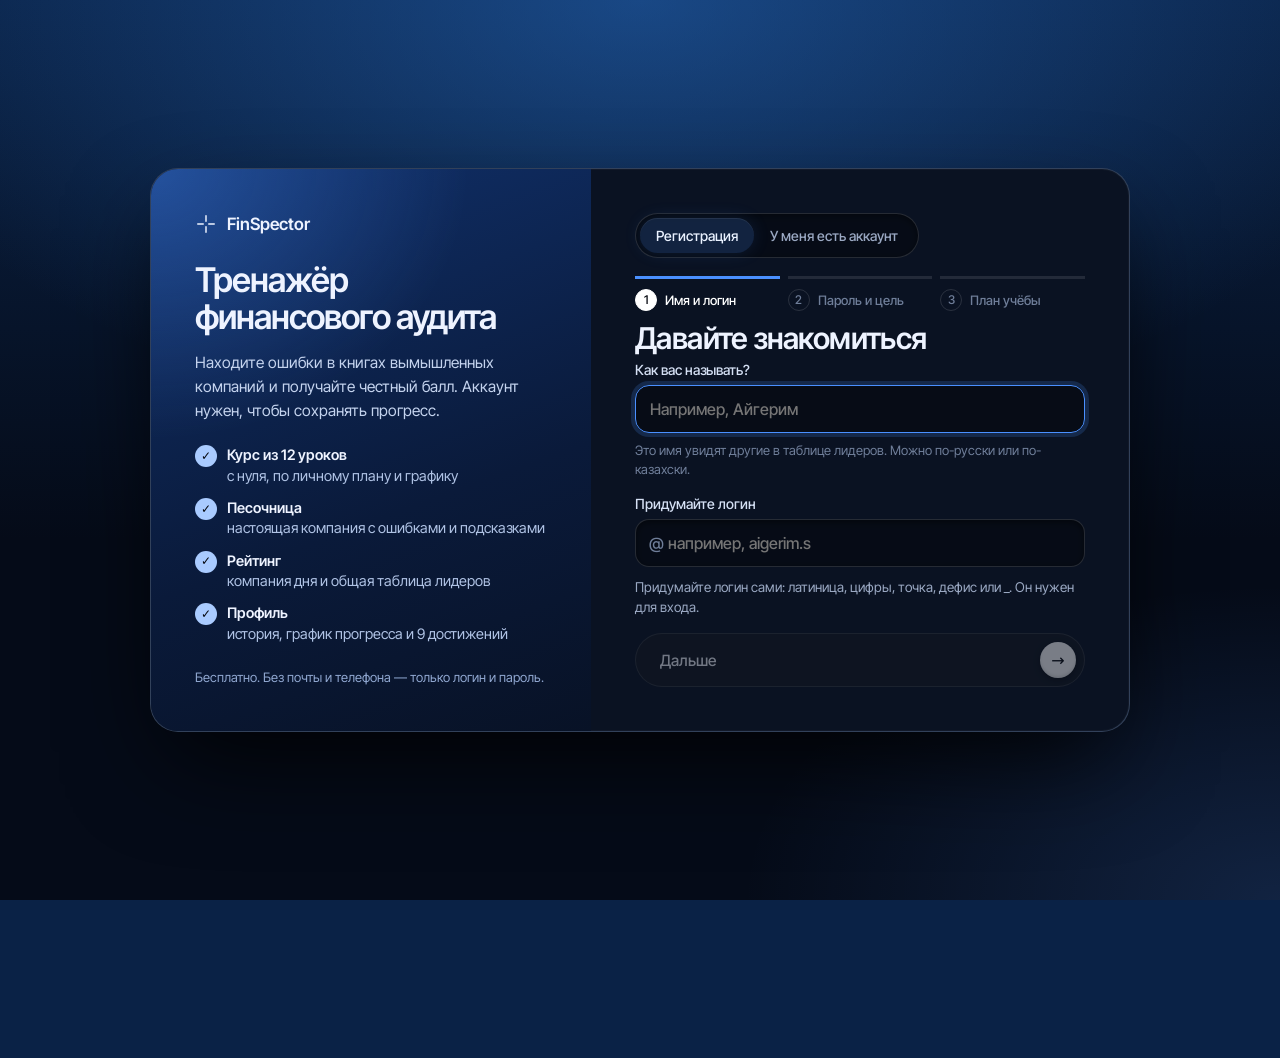
<file: site/profile.html>
<!DOCTYPE html>
<html lang="ru">
<head>
<meta charset="utf-8">
<meta name="viewport" content="width=device-width, initial-scale=1">
<title>Профиль — FinSpector</title>
<meta name="description" content="Среда, в которой ИИ учится находить ошибки в финансовых книгах: вымышленные компании, скрытые расхождения и честная награда.">
<meta name="theme-color" content="#0A2246">
<meta property="og:type" content="website">
<meta property="og:title" content="Профиль — FinSpector">
<meta property="og:description" content="Найдите ошибки в книгах вымышленной компании и получите честный балл от оценщика. Среда для обучения ИИ-аудиторов.">
<meta property="og:site_name" content="FinSpector">
<link rel="preload" href="assets/fonts/inter-tight-cyrillic-wght-normal.woff2" as="font" type="font/woff2" crossorigin>
<link rel="stylesheet" href="assets/style.css">
<link rel="icon" href="data:image/svg+xml,%3Csvg xmlns='http://www.w3.org/2000/svg' viewBox='0 0 32 32'%3E%3Crect width='32' height='32' rx='9' fill='%2304070D'/%3E%3Cpath d='M16 5v8M16 19v8M5 16h8M19 16h8' stroke='%23A9CBFF' stroke-width='2' stroke-linecap='round'/%3E%3C/svg%3E">
</head>
<body data-page="profile">
<a class="skip" href="#main">К содержанию</a>
<div class="progress"></div>
<header class="top"><div class="bar">
  <a class="brand" href="index.html"><svg viewBox="0 0 24 24" fill="none" stroke="currentColor" stroke-width="1.6" stroke-linecap="round" aria-hidden="true"><path d="M12 2v6M12 16v6M2 12h6M16 12h6M5 5l3.5 3.5M15.5 15.5 19 19"/><circle cx="12" cy="12" r="1.6" fill="currentColor"/></svg>FinSpector</a>
  <button class="burger" aria-expanded="false" aria-controls="menu">Меню</button>
  <nav class="menu" id="menu" aria-label="Разделы сайта"><a href="lessons.html">Обучение</a><a href="play.html">Песочница</a><a href="python.html">Python</a><a href="leaders.html">Лидеры</a><a href="episode.html">Как устроено</a><a href="reward.html">Награда</a></nav>
</div></header>
<main id="main">
<section class="panel"><h1 class="sr">Профиль</h1><div class="content"><div class="wrap" id="profile"><p class="empty"><span class="spin"></span> Загружаем…</p></div></div></section>
<section class="panel"><div class="wrap"><a class="next" href="play.html"><div><span class="label">Дальше</span><div class="t">Песочница</div></div><span class="go">→</span></a></div></section>
</main>
<footer class="bottom"><div class="wrap"><span>FinSpector · тренажёр финансового аудита · 2026</span><span>Все компании, люди и деньги вымышлены · MIT</span></div></footer>
<button class="totop" aria-label="Наверх">↑</button>
<script src="assets/config.js"></script>
<script src="assets/data.js"></script>
<script src="assets/app.js"></script>
<script src="assets/auth.js"></script>
<script src="assets/learn.js"></script>
<script src="assets/gate.js"></script>
<script src="assets/floaters.js"></script>
<script src="assets/guide.js"></script>
<script src="assets/profile.js"></script>
</body>
</html>
</file>
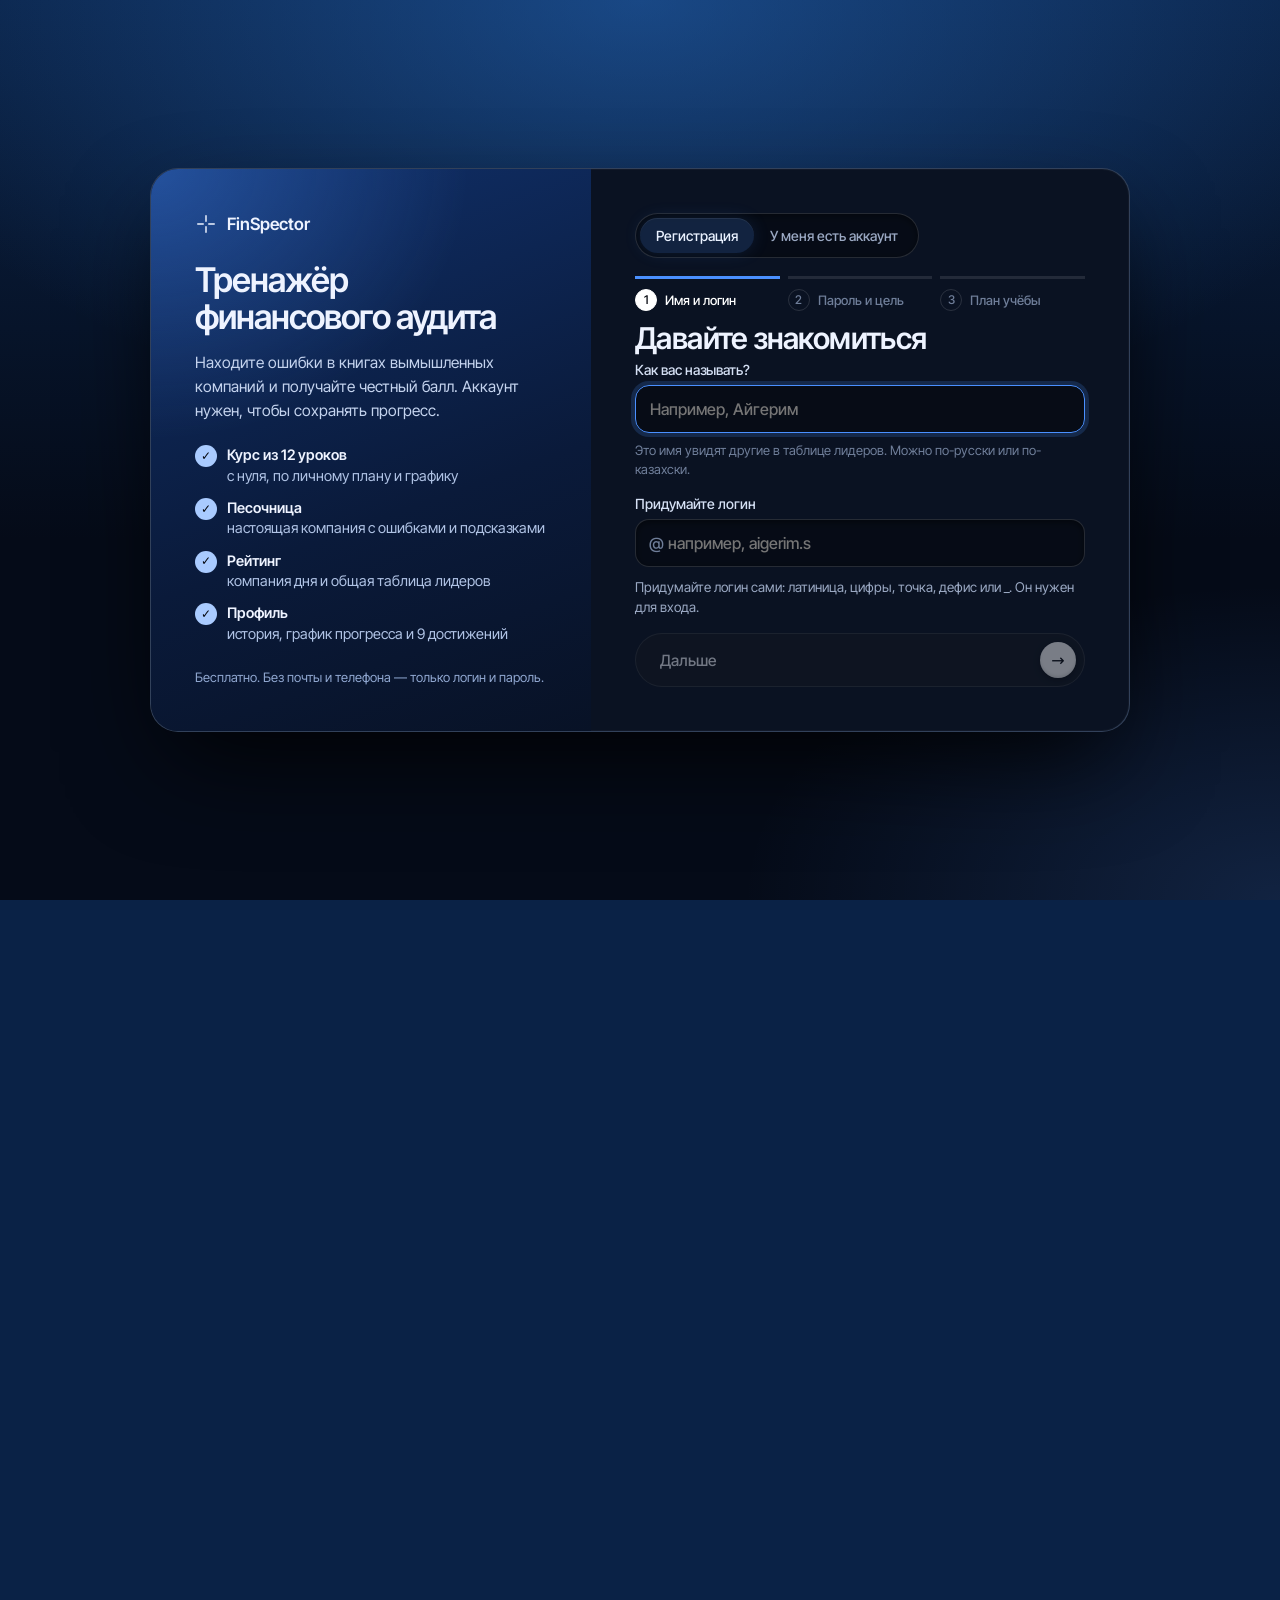
<file: site/python.html>
<!DOCTYPE html>
<html lang="ru">
<head>
<meta charset="utf-8">
<meta name="viewport" content="width=device-width, initial-scale=1">
<title>Python — FinSpector</title>
<meta name="description" content="Среда, в которой ИИ учится находить ошибки в финансовых книгах: вымышленные компании, скрытые расхождения и честная награда.">
<meta name="theme-color" content="#0A2246">
<meta property="og:type" content="website">
<meta property="og:title" content="Python — FinSpector">
<meta property="og:description" content="Найдите ошибки в книгах вымышленной компании и получите честный балл от оценщика. Среда для обучения ИИ-аудиторов.">
<meta property="og:site_name" content="FinSpector">
<link rel="preload" href="assets/fonts/inter-tight-cyrillic-wght-normal.woff2" as="font" type="font/woff2" crossorigin>
<link rel="stylesheet" href="assets/style.css">
<link rel="icon" href="data:image/svg+xml,%3Csvg xmlns='http://www.w3.org/2000/svg' viewBox='0 0 32 32'%3E%3Crect width='32' height='32' rx='9' fill='%2304070D'/%3E%3Cpath d='M16 5v8M16 19v8M5 16h8M19 16h8' stroke='%23A9CBFF' stroke-width='2' stroke-linecap='round'/%3E%3C/svg%3E">
</head>
<body data-page="python">
<a class="skip" href="#main">К содержанию</a>
<div class="progress"></div>
<header class="top"><div class="bar">
  <a class="brand" href="index.html"><svg viewBox="0 0 24 24" fill="none" stroke="currentColor" stroke-width="1.6" stroke-linecap="round" aria-hidden="true"><path d="M12 2v6M12 16v6M2 12h6M16 12h6M5 5l3.5 3.5M15.5 15.5 19 19"/><circle cx="12" cy="12" r="1.6" fill="currentColor"/></svg>FinSpector</a>
  <button class="burger" aria-expanded="false" aria-controls="menu">Меню</button>
  <nav class="menu" id="menu" aria-label="Разделы сайта"><a href="lessons.html">Обучение</a><a href="play.html">Песочница</a><a href="python.html" class="on" aria-current="page">Python</a><a href="leaders.html">Лидеры</a><a href="episode.html">Как устроено</a><a href="reward.html">Награда</a></nav>
</div></header>
<main id="main">
<section class="panel" data-float="head">
  <div class="grid-lines" aria-hidden="true"><i class="v" style="left:22%"></i><i class="v" style="left:78%"></i><i class="h" style="top:78%"></i><b style="left:22%;top:78%"></b><b style="left:78%;top:78%"></b></div><div class="stars" style="opacity:.5"></div>
  <div class="wrap page-head">
    <div class="crumbs"><span class="label">Python</span><span class="label">Для тех, кто пишет код</span></div>
    <h1 class="title">Код на Python —<br>прямо здесь</h1>
    <p class="intro" data-r style="--d:3">Та же среда, на которой учатся ИИ-аудиторы, уже установлена в вашем браузере. Выберите пример, поменяйте код и нажмите «Запустить» — ничего ставить не нужно.</p>
  </div>
</section>
<section class="panel"><div class="content"><div class="wrap">
  <div class="lab-ex" id="lab-ex" role="tablist" aria-label="Примеры"></div>
  <div class="lab">
    <div class="glass lab-ed">
      <div class="lab-bar"><span class="lab-file"><i class="dots"><b></b><b></b><b></b></i><span id="lab-file">01_first_steps.py</span><em id="lab-dirty" hidden>изменено</em></span>
        <span class="lab-tools"><button type="button" class="chip sm tpl-btn" id="lab-tpl" aria-expanded="false" aria-controls="lab-tpl-menu">Шаблоны ▾</button>
          <button type="button" class="chip sm" id="lab-reset" title="Вернуть исходный код примера">Сбросить</button><button type="button" class="chip sm" id="lab-copy">Копировать</button></span></div>
      <div class="tpl-menu" id="lab-tpl-menu" role="dialog" aria-label="Шаблоны кода" hidden>
        <div class="tpl-left"><input class="tpl-q" id="lab-tpl-q" placeholder="Найти шаблон…" aria-label="Поиск шаблона"><div class="tpl-list" id="lab-tpl-list" role="listbox" aria-label="Шаблоны"></div></div>
        <div class="tpl-right"><div class="tpl-head"><b id="lab-tpl-name"></b><button type="button" class="chip sm" id="lab-tpl-close" aria-label="Закрыть шаблоны">Закрыть</button></div>
          <pre class="tpl-pv" id="lab-tpl-pv"></pre>
          <div class="tpl-foot"><button type="button" class="btn plain" id="lab-tpl-ins">Вставить в код</button><span>Вставится туда, где стоит курсор. Двойной клик или Enter — сразу вставить.</span></div></div>
      </div>
      <div class="lab-code"><div id="lab-gutter" class="lab-gutter" aria-hidden="true"></div><div class="lab-errline" id="lab-errline" hidden></div><textarea id="lab-code" spellcheck="false" autocapitalize="off" autocomplete="off" aria-label="Код на Python"></textarea></div>
    </div>
    <div class="glass lab-con">
      <div class="lab-bar"><button class="btn" id="lab-run" disabled>Запустить <span class="arr">▶</span></button><button type="button" class="chip sm" id="lab-stop" hidden>Остановить</button><span class="kbd">Ctrl + Enter</span><button type="button" class="chip sm" id="lab-clear">Очистить</button></div>
      <div class="lab-status busy" id="lab-status" role="status" aria-live="polite"><span class="spin"></span>Загружаем Python…</div>
      <div class="lab-help" id="lab-help" hidden></div>
      <pre class="lab-out" id="lab-out" aria-live="polite" tabindex="0">Здесь появится результат.</pre>
    </div>
  </div>
</div></div></section>
<section class="panel"><div class="content"><div class="wrap">
  <h2 class="h2" data-r>Шпаргалка по среде</h2>
  <p class="lead-s" data-r>Агент получает описание компании, делает действия и в конце отправляет выводы. Каждое действие стоит 1 шаг, всего 100 шагов.</p>
  <div class="api">
    <div class="glass ac" data-r><span class="label">Начать</span><code>obs, info = env.reset(seed=42)</code><p>Новая компания. В <b>obs["manifest"]</b> — период, валюты, часовой пояс и число записей.</p></div>
    <div class="glass ac" data-r style="--d:1"><span class="label">Читать таблицу</span><code>{"name": "list_records", "args": {"table": "invoices", "limit": 50}}</code><p>Таблицы: ledger, invoices, payments, fx. Следующая страница — через <b>cursor</b>.</p></div>
    <div class="glass ac" data-r style="--d:2"><span class="label">Одна запись</span><code>{"name": "get_record", "args": {"table": "payments", "id": "PAY-…"}}</code><p>Или <b>get_document</b> по doc_id — полный счёт или платёж.</p></div>
    <div class="glass ac" data-r><span class="label">Посчитать</span><code>{"name": "calculator", "args": {"expression": "1250.50 * 0.8015"}}</code><p>Точная десятичная арифметика без ошибок округления.</p></div>
    <div class="glass ac" data-r style="--d:1"><span class="label">Отправить</span><code>{"name": "submit", "args": {"findings": {"episode_id": …, "findings": [...]}}}</code><p>Вывод: type, affected_ids, claimed_amount_minor, currency, evidence_ids, explanation.</p></div>
    <div class="glass ac" data-r style="--d:2"><span class="label">Ответ среды</span><code>obs, reward, terminated, truncated, info = env.step(action)</code><p>Награда от −1 до +1 приходит после отправки: <b>2·F1 − 1 − 0,002·шаги</b>.</p></div>
  </div>
  <div class="types" data-r>
    <div><b>duplicate_invoice</b><span>Один и тот же счёт выставлен дважды</span></div>
    <div><b>missing_or_partial_allocation</b><span>Оплата не разнесена или разнесена не полностью</span></div>
    <div><b>fx_conversion_error</b><span>Неверный курс при пересчёте валюты</span></div>
    <div><b>period_cutoff_error</b><span>Документ проведён не в своём периоде</span></div>
  </div>
</div></div></section>
<section class="panel"><div class="content"><div class="wrap run">
  <div>
    <h2 class="h2" data-r>Запустить у себя</h2>
    <p class="lead-s" data-r>Нужен только Python 3.11 или новее — сторонних библиотек нет.</p>
    <pre class="code" data-r><button class="copy" data-copy="git clone https://github.com/aiguzhin/in-audit-rl-gym && cd in-audit-rl-gym && python -m auditenv check">Копировать</button><span class="c"># скачать и проверить всё одной командой</span>
<span class="p">$ </span>git clone https://github.com/aiguzhin/in-audit-rl-gym
<span class="p">$ </span>cd in-audit-rl-gym
<span class="p">$ </span>python -m auditenv check

<span class="c"># примеры с этой страницы</span>
<span class="p">$ </span>python -m examples.02_find_duplicates

<span class="c"># 10 train + 10 dev эпизодов и траектории</span>
<span class="p">$ </span>python -m auditenv export

<span class="c"># в контейнере, без сети</span>
<span class="p">$ </span>docker build -t finspector . && docker run --rm --network none finspector</pre>
    <div class="dl" data-r><a class="btn" href="download/finspector-auditenv.zip" download>Скачать среду (.zip) <span class="arr">↓</span></a><span>Папка auditenv и примеры · 49 КБ</span></div>
  </div>
  <div class="files" data-r style="--d:1">
    <div><b>auditenv/env.py</b><span>reset / step, 100 шагов, 60 секунд</span></div>
    <div><b>auditenv/generator.py</b><span>история компании → проводки → ошибки</span></div>
    <div><b>auditenv/matcher.py</b><span>сопоставление выводов и награда</span></div>
    <div><b>auditenv/policies.py</b><span>пять политик, включая сверку по открытым правилам</span></div>
    <div><b>auditenv/reference.py</b><span>независимая сверка эталона</span></div>
    <div><b>auditenv/server.py</b><span>оценщик в отдельном процессе</span></div>
    <div><b>examples/</b><span>пять примеров с этой страницы</span></div>
    <div><b>tests/</b><span>36 тестов среды, оценщика и базовых политик</span></div>
  </div>
</div></div></section>
<section class="panel"><div class="content"><div class="wrap">
  <h2 class="h2" data-r>Заглянуть глубже</h2>
  <div class="jury">
    <a class="glass jl" href="books.html" data-r><span class="k">06</span><b>Книги эпизода</b><span>Настоящие таблицы и эталонные ошибки в режиме оценщика.</span><i>→</i></a>
    <a class="glass jl" href="run.html" data-r style="--d:1"><span class="k">07</span><b>Прогон политики</b><span>Как алгоритм читает книги шаг за шагом.</span><i>→</i></a>
    <a class="glass jl" href="policies.html" data-r style="--d:2"><span class="k">08</span><b>Базовые политики</b><span>Пять алгоритмов на 20 закрытых компаниях.</span><i>→</i></a>
    <a class="glass jl" href="https://github.com/aiguzhin/in-audit-rl-gym" data-r style="--d:3"><span class="k">GH</span><b>Исходный код</b><span>Генератор, среда, оценщик, тесты.</span><i>↗</i></a>
  </div>
  <div class="limits">
    <div data-r><b>Упрощённая модель</b>Только дебиторская задолженность и один отчётный период.</div>
    <div data-r style="--d:1"><b>Учебные данные</b>Все компании, люди и деньги вымышлены.</div>
    <div data-r><b>Не реальный аудит</b>Высокая награда не доказывает пригодность для настоящей проверки.</div>
    <div data-r style="--d:1"><b>Закрытая проверка</b>Для честного рейтинга оценщик использует секретные номера компаний.</div>
  </div>
</div></div></section>
<section class="panel"><div class="wrap"><a class="next" href="leaders.html"><div><span class="label">Дальше</span><div class="t">Лидеры</div></div><span class="go">→</span></a></div></section>
</main>
<footer class="bottom"><div class="wrap"><span>FinSpector · тренажёр финансового аудита · 2026</span><span>Все компании, люди и деньги вымышлены · MIT</span></div></footer>
<button class="totop" aria-label="Наверх">↑</button>
<script src="assets/config.js"></script>
<script src="assets/data.js"></script>
<script src="assets/app.js"></script>
<script src="assets/auth.js"></script>
<script src="assets/learn.js"></script>
<script src="assets/gate.js"></script>
<script src="assets/floaters.js"></script>
<script src="assets/guide.js"></script>
<script src="assets/lab.js"></script>
<script src="assets/lab-help.js"></script>
</body>
</html>
</file>
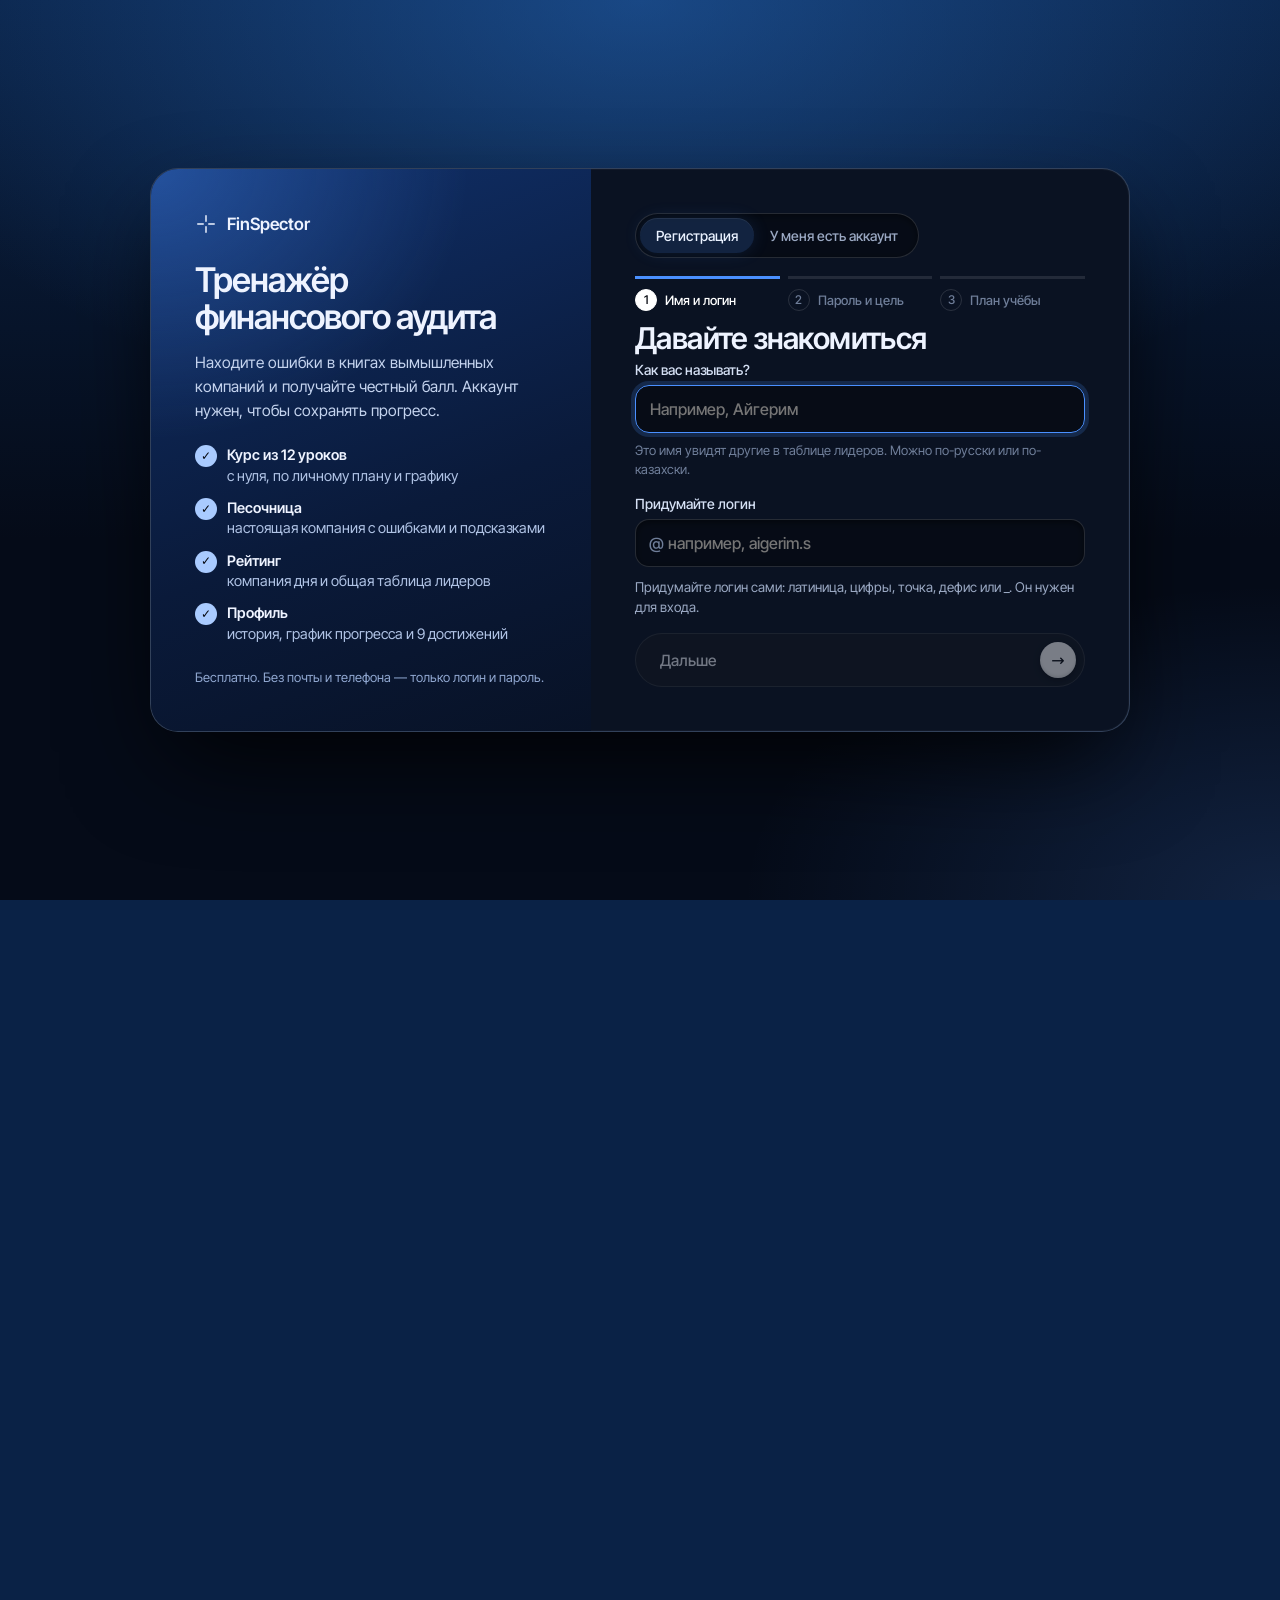
<file: site/reward.html>
<!DOCTYPE html>
<html lang="ru">
<head>
<meta charset="utf-8">
<meta name="viewport" content="width=device-width, initial-scale=1">
<title>Награда — FinSpector</title>
<meta name="description" content="Среда, в которой ИИ учится находить ошибки в финансовых книгах: вымышленные компании, скрытые расхождения и честная награда.">
<meta name="theme-color" content="#0A2246">
<meta property="og:type" content="website">
<meta property="og:title" content="Награда — FinSpector">
<meta property="og:description" content="Найдите ошибки в книгах вымышленной компании и получите честный балл от оценщика. Среда для обучения ИИ-аудиторов.">
<meta property="og:site_name" content="FinSpector">
<link rel="preload" href="assets/fonts/inter-tight-cyrillic-wght-normal.woff2" as="font" type="font/woff2" crossorigin>
<link rel="stylesheet" href="assets/style.css">
<link rel="icon" href="data:image/svg+xml,%3Csvg xmlns='http://www.w3.org/2000/svg' viewBox='0 0 32 32'%3E%3Crect width='32' height='32' rx='9' fill='%2304070D'/%3E%3Cpath d='M16 5v8M16 19v8M5 16h8M19 16h8' stroke='%23A9CBFF' stroke-width='2' stroke-linecap='round'/%3E%3C/svg%3E">
</head>
<body data-page="reward">
<a class="skip" href="#main">К содержанию</a>
<div class="progress"></div>
<header class="top"><div class="bar">
  <a class="brand" href="index.html"><svg viewBox="0 0 24 24" fill="none" stroke="currentColor" stroke-width="1.6" stroke-linecap="round" aria-hidden="true"><path d="M12 2v6M12 16v6M2 12h6M16 12h6M5 5l3.5 3.5M15.5 15.5 19 19"/><circle cx="12" cy="12" r="1.6" fill="currentColor"/></svg>FinSpector</a>
  <button class="burger" aria-expanded="false" aria-controls="menu">Меню</button>
  <nav class="menu" id="menu" aria-label="Разделы сайта"><a href="lessons.html">Обучение</a><a href="play.html">Песочница</a><a href="python.html">Python</a><a href="leaders.html">Лидеры</a><a href="episode.html">Как устроено</a><a href="reward.html" class="on" aria-current="page">Награда</a></nav>
</div></header>
<main id="main">
<section class="panel" data-float="head">
  <div class="grid-lines" aria-hidden="true"><i class="v" style="left:22%"></i><i class="v" style="left:78%"></i><i class="h" style="top:78%"></i><b style="left:22%;top:78%"></b><b style="left:78%;top:78%"></b></div><div class="stars" style="opacity:.5"></div>
  <div class="wrap page-head">
    <div class="crumbs"><span class="label">Награда</span></div>
    <h1 class="title">Награда, которую<br>не обмануть</h1>
    <p class="intro" data-r style="--d:3">Балл от −1 до +1 зависит только от того, что вы нашли и чем это доказали. Красивое объяснение не добавит очков, а лишние обвинения их отнимут.</p>
  </div>
</section>
<section class="panel"><div class="content">
<div class="wrap reward">
  <div>
    <div class="formula" data-r>R = clip(2·<em>F1</em> − 1 − 0.002·<em>шаги</em>, −1, 1)<br>F1 = 2TP / (2TP + FP + FN)</div>
    <ul class="rules" data-r style="--d:1">
      <li><b>Верный вывод</b> — правильный тип ошибки, те же записи, точная сумма в валюте и все нужные доказательства.</li>
      <li><b>Ложный вывод</b> — обвинение без ошибки или повтор уже найденной. Каждый снижает балл.</li>
      <li><b>Пропуск</b> — ошибка, которую вы не нашли.</li>
      <li>Если книги чистые, лучший ответ — ничего не отправлять. Это даёт максимум.</li>
      <li>«Пометить всё подряд» всегда даёт −1.</li>
      <li>Шаги почти не влияют: 50 лишних шагов стоят всего 0,1 балла.</li>
    </ul>
  </div>
  <div class="calc glass" data-r style="--d:2">
    <span class="label">Калькулятор награды</span>
    <div class="row"><label for="tp">Верные</label><input type="range" id="tp" min="0" max="12" value="5"><b id="tpv"></b></div>
    <div class="row"><label for="fp">Ложные</label><input type="range" id="fp" min="0" max="30" value="2"><b id="fpv"></b></div>
    <div class="row"><label for="fn">Пропуски</label><input type="range" id="fn" min="0" max="12" value="2"><b id="fnv"></b></div>
    <div class="row"><label for="st">Шаги</label><input type="range" id="st" min="0" max="99" value="30"><b id="stv"></b></div>
    <div class="out"><div><span class="label">F1</span><div class="n" id="f1o"></div></div><div><span class="label">Награда</span><div class="n" id="ro" aria-live="polite"></div></div></div>
    <div class="scale"><div class="zero"></div><div class="mark" id="mk"></div><span style="left:0">−1</span><span style="left:calc(50% - 4px)">0</span><span style="right:0">+1</span></div>
    <div class="presets">
      <button class="chip" data-p="6,0,0,25">Идеальный аудит</button>
      <button class="chip" data-p="0,0,6,5">Молчание</button>
      <button class="chip" data-p="0,30,6,2">Пометить всё</button>
      <button class="chip" data-p="0,0,0,40">Чистые книги</button>
    </div>
  </div>
</div></div></section>
<section class="panel"><div class="wrap"><a class="next" href="play.html"><div><span class="label">Дальше</span><div class="t">Песочница</div></div><span class="go">→</span></a></div></section>
</main>
<footer class="bottom"><div class="wrap"><span>FinSpector · тренажёр финансового аудита · 2026</span><span>Все компании, люди и деньги вымышлены · MIT</span></div></footer>
<button class="totop" aria-label="Наверх">↑</button>
<script src="assets/config.js"></script>
<script src="assets/data.js"></script>
<script src="assets/app.js"></script>
<script src="assets/auth.js"></script>
<script src="assets/learn.js"></script>
<script src="assets/gate.js"></script>
<script src="assets/floaters.js"></script>
<script src="assets/guide.js"></script>
<script>
(function(){ const {$, $$} = UI; const ids = ["tp", "fp", "fn", "st"];
  function calc(){ const [tp, fp, fn, st] = ids.map(k => +$("#" + k).value); ids.forEach(k => $("#" + k + "v").textContent = $("#" + k).value);
    const f1 = (tp + fn === 0) ? (fp === 0 ? 1 : 0) : 2 * tp / (2 * tp + fp + fn);
    const r = Math.max(-1, Math.min(1, 2 * f1 - 1 - .002 * st));
    $("#f1o").textContent = f1.toFixed(3); $("#ro").textContent = (r > 0 ? "+" : "") + r.toFixed(3);
    $("#ro").style.color = r < 0 ? "var(--pen)" : "var(--ok)"; $("#mk").style.left = `${(r + 1) / 2 * 100}%`; }
  ids.forEach(k => $("#" + k).oninput = calc);
  $$(".chip").forEach(c => c.onclick = () => { c.dataset.p.split(",").forEach((v, i) => $("#" + ids[i]).value = v); calc(); });
  calc();
})();
</script>
</body>
</html>
</file>
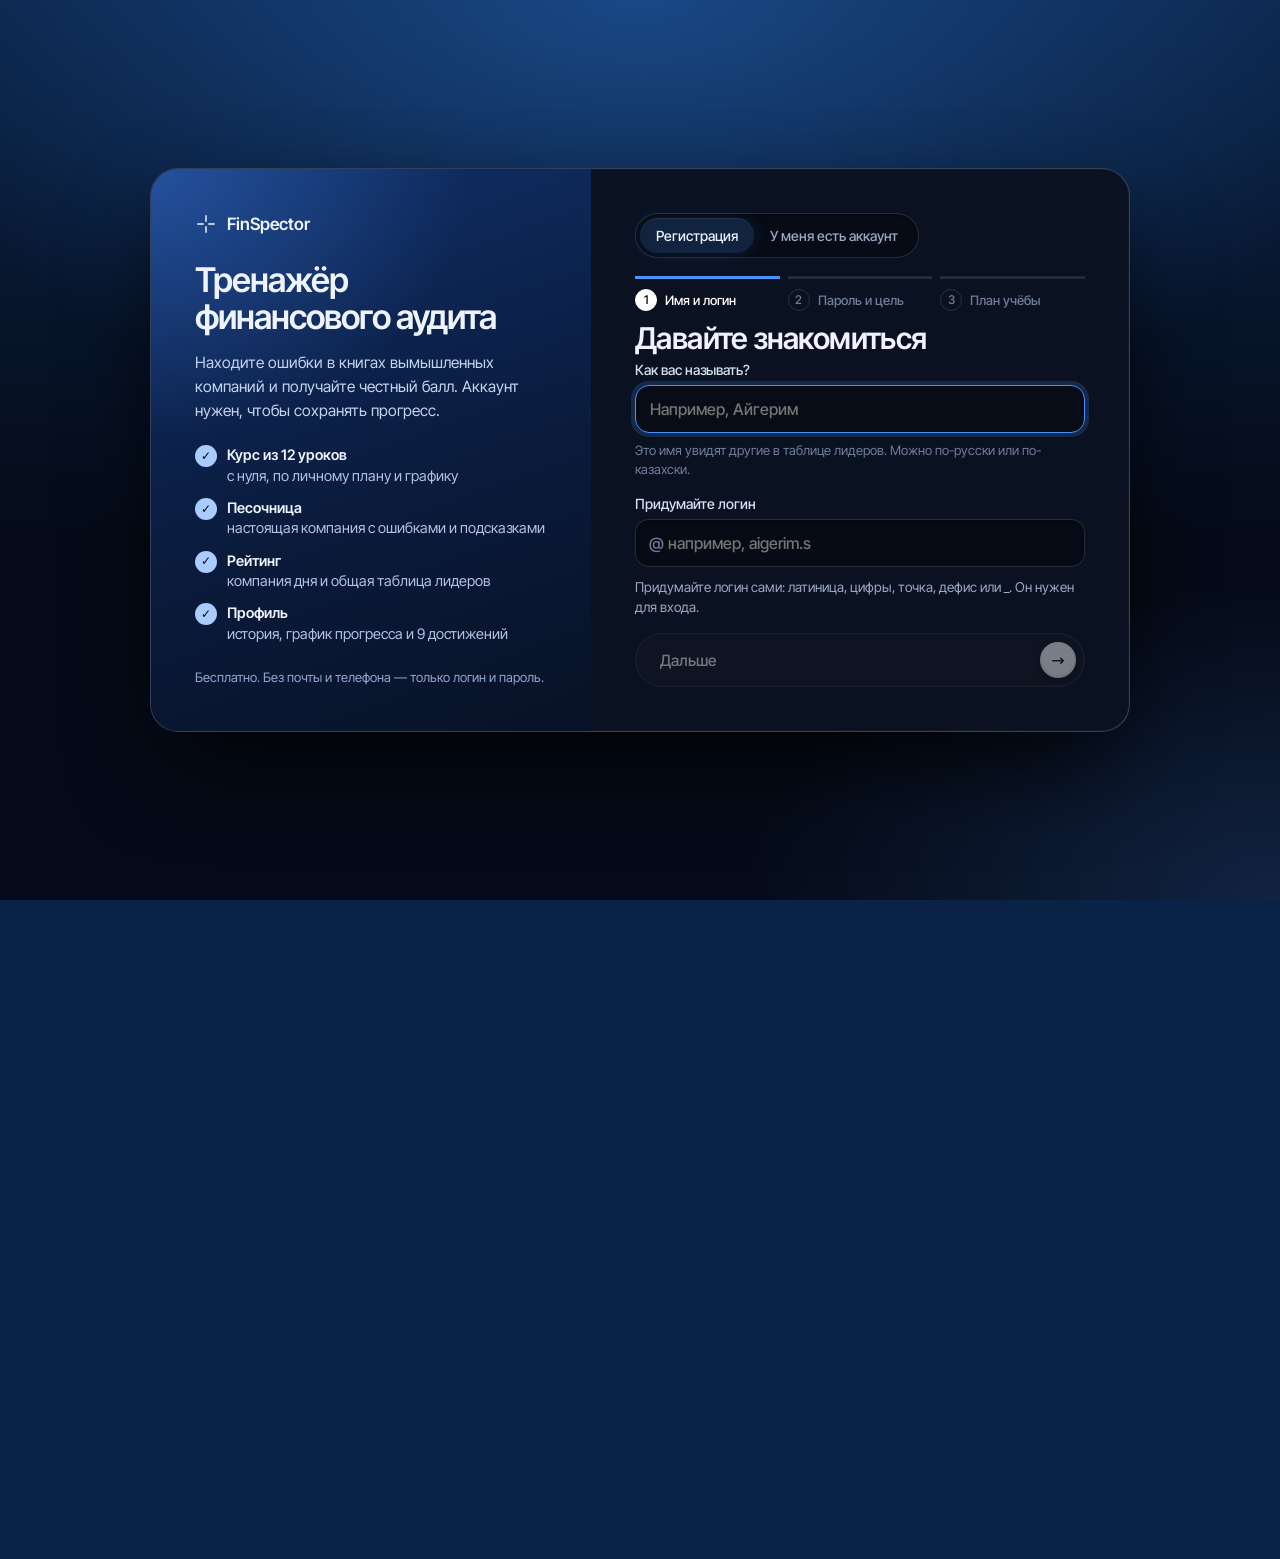
<file: site/run.html>
<!DOCTYPE html>
<html lang="ru">
<head>
<meta charset="utf-8">
<meta name="viewport" content="width=device-width, initial-scale=1">
<title>Как ищет программа — FinSpector</title>
<meta name="description" content="Среда, в которой ИИ учится находить ошибки в финансовых книгах: вымышленные компании, скрытые расхождения и честная награда.">
<meta name="theme-color" content="#0A2246">
<meta property="og:type" content="website">
<meta property="og:title" content="Как ищет программа — FinSpector">
<meta property="og:description" content="Найдите ошибки в книгах вымышленной компании и получите честный балл от оценщика. Среда для обучения ИИ-аудиторов.">
<meta property="og:site_name" content="FinSpector">
<link rel="preload" href="assets/fonts/inter-tight-cyrillic-wght-normal.woff2" as="font" type="font/woff2" crossorigin>
<link rel="stylesheet" href="assets/style.css">
<link rel="icon" href="data:image/svg+xml,%3Csvg xmlns='http://www.w3.org/2000/svg' viewBox='0 0 32 32'%3E%3Crect width='32' height='32' rx='9' fill='%2304070D'/%3E%3Cpath d='M16 5v8M16 19v8M5 16h8M19 16h8' stroke='%23A9CBFF' stroke-width='2' stroke-linecap='round'/%3E%3C/svg%3E">
</head>
<body data-page="run">
<a class="skip" href="#main">К содержанию</a>
<div class="progress"></div>
<header class="top"><div class="bar">
  <a class="brand" href="index.html"><svg viewBox="0 0 24 24" fill="none" stroke="currentColor" stroke-width="1.6" stroke-linecap="round" aria-hidden="true"><path d="M12 2v6M12 16v6M2 12h6M16 12h6M5 5l3.5 3.5M15.5 15.5 19 19"/><circle cx="12" cy="12" r="1.6" fill="currentColor"/></svg>FinSpector</a>
  <button class="burger" aria-expanded="false" aria-controls="menu">Меню</button>
  <nav class="menu" id="menu" aria-label="Разделы сайта"><a href="lessons.html">Обучение</a><a href="play.html">Песочница</a><a href="python.html" class="on" aria-current="page">Python</a><a href="leaders.html">Лидеры</a><a href="episode.html">Как устроено</a><a href="reward.html">Награда</a></nav>
</div></header>
<main id="main">
<section class="panel" data-float="head">
  <div class="grid-lines" aria-hidden="true"><i class="v" style="left:22%"></i><i class="v" style="left:78%"></i><i class="h" style="top:78%"></i><b style="left:22%;top:78%"></b><b style="left:78%;top:78%"></b></div><div class="stars" style="opacity:.5"></div>
  <div class="wrap page-head">
    <div class="crumbs"><span class="label">Как играет программа</span></div>
    <h1 class="title">Как ищет<br>программа</h1>
    <p class="intro" data-r style="--d:3">Посмотрите шаг за шагом, как простая программа-аудитор листает книги и отправляет выводы. Она не учитывает курсы и часовой пояс — и оценщик это замечает.</p>
  </div>
</section>
<section class="panel"><div class="content">
<div class="wrap">
  <div class="replay" id="replay" data-r>
    <div class="rp-log">
      <div class="rp-ctl"><button class="btn" id="play">▶ Запустить прогон</button><button class="btn ghost" id="reset">Сбросить</button></div>
      <div class="rp-lines" id="lines"></div>
    </div>
    <div class="rp-res" id="res" aria-live="polite"></div>
  </div>
</div></div></section>
<section class="panel"><div class="wrap"><a class="next" href="policies.html"><div><span class="label">Дальше</span><div class="t">Программы-аудиторы</div></div><span class="go">→</span></a></div></section>
</main>
<footer class="bottom"><div class="wrap"><span>FinSpector · тренажёр финансового аудита · 2026</span><span>Все компании, люди и деньги вымышлены · MIT</span></div></footer>
<button class="totop" aria-label="Наверх">↑</button>
<script src="assets/config.js"></script>
<script src="assets/data.js"></script>
<script src="assets/app.js"></script>
<script src="assets/auth.js"></script>
<script src="assets/learn.js"></script>
<script src="assets/gate.js"></script>
<script src="assets/floaters.js"></script>
<script src="assets/guide.js"></script>
<script>
(function(){ const {$, esc, typeRu, countUp, onView} = UI; let timer = null;
  const key = f => f.type + "|" + [...f.affected_ids].sort().join(",");
  function verdicts(){ const R = D.run.result; const tk = new Map(D.truth.map(i => [key(i), i])); const used = new Set();
    const lines = D.run.findings.map((f, n) => { const t = tk.get(key(f));
      const ok = t && !used.has(key(f)) && Math.abs(f.claimed_amount_minor - t.expected_amount_minor) <= t.tolerance_minor
        && f.currency === t.currency && t.evidence_sets.some(s => s.every(x => f.evidence_ids.includes(x)));
      if (ok) used.add(key(f));
      return `<div class="v" style="--k:${n}"><span class="tag ${ok ? "tp" : "fp"}">${ok ? "верно" : "ложно"}</span><span>${typeRu[f.type]} · ${f.affected_ids.join(", ")}</span></div>`; });
    D.truth.forEach(i => { if (!used.has(key(i))) lines.push(`<div class="v" style="--k:${lines.length}"><span class="tag fn">пропуск</span><span>${typeRu[i.type]} · ${i.affected_ids.join(", ")}${i.scenario ? " · " + i.scenario : ""}</span></div>`); });
    $("#res").innerHTML = `<span class="label">Итог проверки</span><div class="verdicts">${lines.join("")}</div>
      <div class="meters">${[["P", R.precision], ["R", R.recall], ["F1", R.f1], ["Награда", R.reward]].map(([l, v]) =>
        `<div><span class="label">${l}</span><div class="n" data-v="${v}" style="${l === "Награда" ? `color:${v < 0 ? "var(--pen)" : "var(--ok)"}` : ""}">0</div></div>`).join("")}</div>`;
    document.querySelectorAll(".meters [data-v]").forEach(el => countUp(el, +el.dataset.v, 900, el.dataset.v.length > 6 ? 3 : 2)); }
  function resetRun(){ clearInterval(timer); timer = null; $("#play").textContent = "▶ Запустить прогон";
    $("#lines").innerHTML = D.run.steps.map(s => { const a = s.action === "reset" ? "reset → manifest, policy, 100 шагов" :
      s.action === "submit" ? `<span class="sub">submit → ${D.run.findings.length} вывода</span>` :
      `${s.action}(${esc(Object.entries(s.args).map(([k, v]) => k + "=" + JSON.stringify(v)).join(", "))})`;
      return `<div><span class="sn">${String(s.step).padStart(3, "0")}</span>${a}</div>`; }).join("");
    $("#res").innerHTML = `<div class="placeholder">Итог проверки<br>появится после отправки выводов</div>`; }
  $("#play").onclick = () => { if (timer) return; resetRun(); $("#play").textContent = "Идёт прогон…";
    const ds = [...$("#lines").children]; let i = 0; const box = $("#lines");
    timer = setInterval(() => { if (i < ds.length) { ds.forEach(d => d.classList.remove("cur")); ds[i].classList.add("in", "cur");
        box.scrollTo({top: ds[i].offsetTop - box.clientHeight + 40, behavior: "smooth"}); i++; }
      else { clearInterval(timer); timer = null; $("#play").textContent = "▶ Запустить снова"; verdicts(); } }, 150); };
  $("#reset").onclick = resetRun; resetRun();
  onView($("#replay"), () => setTimeout(() => $("#play").click(), 500), .4);
})();
</script>
</body>
</html>
</file>
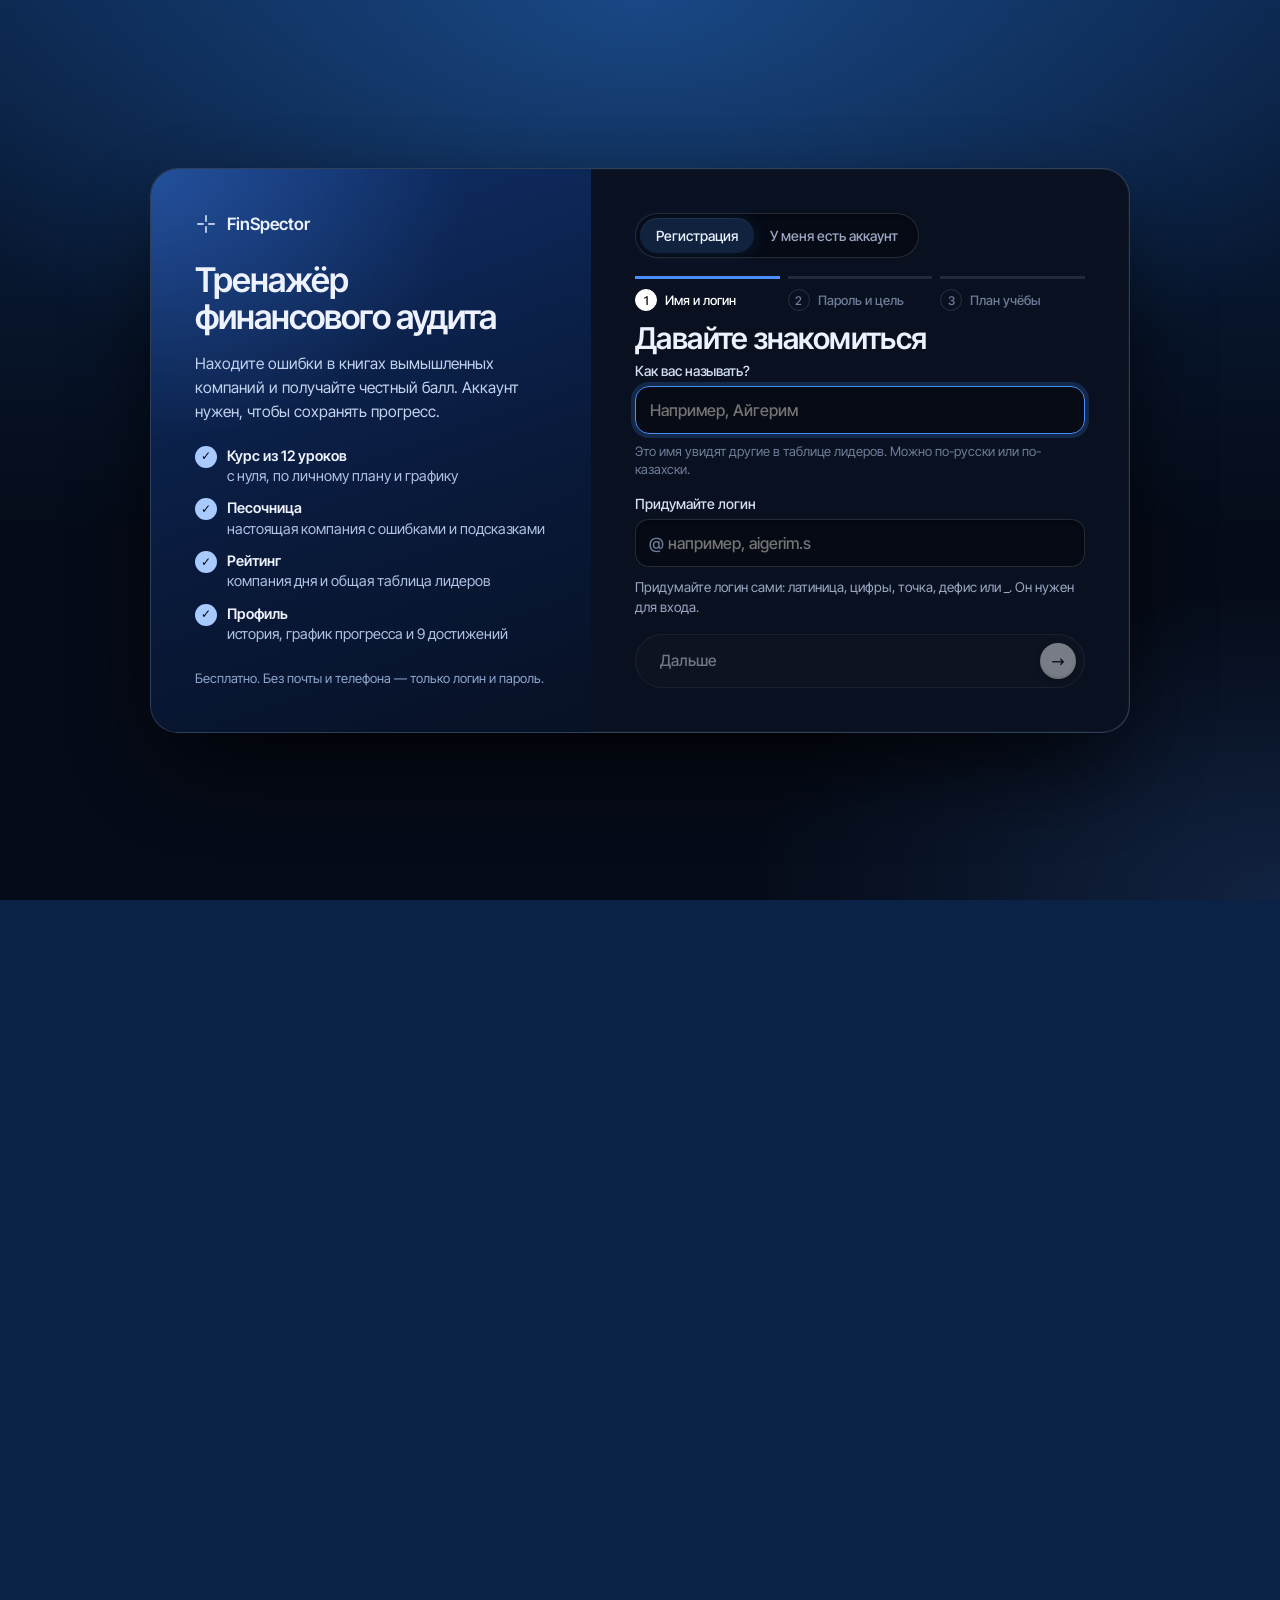
<file: site/start.html>
<!DOCTYPE html><html lang="ru"><head><meta charset="utf-8"><title>FinSpector</title><meta http-equiv="refresh" content="0; url=python.html"><link rel="canonical" href="python.html"></head><body><a href="python.html">Перейти на страницу Python</a></body></html>
</file>
<file: site/assets/style.css>
@font-face{font-family:"Inter Tight";font-style:normal;font-display:swap;font-weight:100 900;src:url(fonts/inter-tight-cyrillic-wght-normal.woff2) format("woff2");unicode-range:U+0301,U+0400-045F,U+0490-0491,U+04B0-04B1,U+2116}
@font-face{font-family:"Inter Tight";font-style:normal;font-display:swap;font-weight:100 900;src:url(fonts/inter-tight-latin-wght-normal.woff2) format("woff2");unicode-range:U+0000-00FF,U+0131,U+0152-0153,U+02BB-02BC,U+02C6,U+02DA,U+02DC,U+0304,U+0308,U+0329,U+2000-206F,U+20AC,U+2122,U+2191,U+2193,U+2212,U+2215,U+FEFF,U+FFFD}
@font-face{font-family:"Caveat";font-style:normal;font-display:swap;font-weight:400 700;src:url(fonts/caveat-cyrillic-wght-normal.woff2) format("woff2");unicode-range:U+0301,U+0400-045F,U+0490-0491,U+04B0-04B1,U+2116}
@font-face{font-family:"Caveat";font-style:normal;font-display:swap;font-weight:400 700;src:url(fonts/caveat-latin-wght-normal.woff2) format("woff2");unicode-range:U+0000-00FF,U+0131,U+0152-0153,U+02BB-02BC,U+02C6,U+02DA,U+02DC,U+0304,U+0308,U+0329,U+2000-206F,U+20AC,U+2122,U+2191,U+2193,U+2212,U+2215,U+FEFF,U+FFFD}
@font-face{font-family:"JetBrains Mono";font-style:normal;font-display:swap;font-weight:100 800;src:url(fonts/jetbrains-mono-cyrillic-wght-normal.woff2) format("woff2");unicode-range:U+0301,U+0400-045F,U+0490-0491,U+04B0-04B1,U+2116}
@font-face{font-family:"JetBrains Mono";font-style:normal;font-display:swap;font-weight:100 800;src:url(fonts/jetbrains-mono-latin-wght-normal.woff2) format("woff2");unicode-range:U+0000-00FF,U+0131,U+0152-0153,U+02BB-02BC,U+02C6,U+02DA,U+02DC,U+0304,U+0308,U+0329,U+2000-206F,U+20AC,U+2122,U+2191,U+2193,U+2212,U+2215,U+FEFF,U+FFFD}
[hidden]{display:none!important}
html{background:#0A2246}
/* FinSpector — тёмно-синий «ночной» стиль: светящиеся панели, стекло, тонкая сетка. Шрифты: Inter Tight, JetBrains Mono, Caveat (почерк в книге). */
:root{
  --frame-a:#0A2246; --frame-b:#1A5BA6;
  --panel:#04070D; --panel-2:#070C16;
  --text:#EEF3FF; --muted:#9AA8C2; --dim:#6F7E99;
  --line:rgba(150,185,255,.13); --line-2:rgba(150,185,255,.24);
  --blue:#4A90FF; --blue-2:#A9CBFF; --blue-3:#1B4E9E;
  --glass:rgba(255,255,255,.055); --glass-b:rgba(255,255,255,.13);
  --pen:#FF5B4F; --ok:#5BE3A4;
  --sans:"Inter Tight",system-ui,sans-serif; --mono:"JetBrains Mono",ui-monospace,monospace; --hand:"Caveat",cursive;
  --pad:clamp(20px,4vw,64px); --head:68px; --r:28px;
  --ease:cubic-bezier(.2,.8,.2,1); --snap:cubic-bezier(.7,0,.2,1);
}
*{box-sizing:border-box;margin:0;padding:0}
:root{color-scheme:dark;scrollbar-color:rgba(169,203,255,.42) #070C16;scrollbar-width:thin}
::-webkit-scrollbar{width:10px;height:10px}
::-webkit-scrollbar-track{background:#070C16;border-radius:999px}
::-webkit-scrollbar-thumb{background:rgba(169,203,255,.42);border:2px solid #070C16;border-radius:999px}
::-webkit-scrollbar-thumb:hover{background:rgba(74,144,255,.68)}
html{scroll-behavior:smooth;scroll-padding-top:calc(var(--head) + 20px)}
body{font:16px/1.6 var(--sans);color:var(--text);-webkit-font-smoothing:antialiased;min-height:100vh;
  background:radial-gradient(120% 70% at 50% -10%,#2B76D2 0%,transparent 55%),linear-gradient(180deg,var(--frame-b),var(--frame-a) 40%,#0E3570 75%,var(--frame-b));
  background-attachment:fixed;animation:pagein .6s var(--ease) both}
body.leaving{animation:pageout .28s var(--snap) forwards}
@keyframes pagein{from{opacity:0}}
@keyframes pageout{to{opacity:0;transform:scale(.99)}}
a{color:inherit}
::selection{background:var(--blue);color:#fff}
.wrap{max-width:1240px;margin:0 auto;padding-left:var(--pad);padding-right:var(--pad);width:100%}
.label{font:500 12px/1.3 var(--sans);letter-spacing:.02em;color:var(--muted)}
.mono{font-family:var(--mono);font-variant-numeric:tabular-nums}
.accent{color:var(--blue-2)}
.sr{position:absolute;width:1px;height:1px;overflow:hidden;clip:rect(0 0 0 0);white-space:nowrap}
.skip{position:absolute;left:12px;top:-60px;z-index:100;background:#fff;color:#000;padding:10px 14px;border-radius:999px;font:600 13px var(--sans)}
.skip:focus{top:12px}
:focus-visible{outline:2px solid var(--blue-2);outline-offset:3px;border-radius:8px}
button:focus-visible,.btn:focus-visible,.chip:focus-visible{outline-color:var(--blue-2);box-shadow:0 0 0 4px rgba(74,144,255,.2)}
button:disabled{opacity:.45;cursor:not-allowed;filter:saturate(.6);transform:none;box-shadow:none}

/* ---------- рама и панели ---------- */
main{display:flex;flex-direction:column;gap:clamp(14px,2vw,26px);padding:clamp(10px,1.6vw,22px) clamp(10px,2.4vw,40px) 0}
.panel{position:relative;background:var(--panel);border-radius:var(--r);overflow:hidden;isolation:isolate;
  box-shadow:0 30px 80px -30px rgba(0,0,0,.65),inset 0 1px 0 rgba(255,255,255,.05)}
.panel::before{content:"";position:absolute;inset:0;z-index:-1;pointer-events:none;
  background:radial-gradient(70% 60% at 50% 0%,rgba(74,144,255,.20),transparent 70%)}
.panel.blue{background:linear-gradient(180deg,#2C6FC4 0%,#133A75 55%,#081A38 100%)}
.panel.blue::before{background:radial-gradient(60% 50% at 75% 10%,rgba(200,225,255,.35),transparent 70%)}
.grid-lines{position:absolute;inset:0;z-index:-1;pointer-events:none}
.grid-lines i{position:absolute;background:var(--line)}
.grid-lines i.v{top:0;bottom:0;width:1px}.grid-lines i.h{left:0;right:0;height:1px}
.grid-lines b{position:absolute;width:9px;height:9px;margin:-4px 0 0 -4px}
.grid-lines b::before,.grid-lines b::after{content:"";position:absolute;background:var(--line-2)}
.grid-lines b::before{left:4px;top:0;width:1px;height:9px}.grid-lines b::after{top:4px;left:0;height:1px;width:9px}
.stars{position:absolute;inset:0;z-index:-1;pointer-events:none;
  background-image:radial-gradient(1.2px 1.2px at 12% 18%,#9cc3ff 50%,transparent),radial-gradient(1px 1px at 72% 12%,#fff 50%,transparent),radial-gradient(1.4px 1.4px at 44% 72%,#9cc3ff 50%,transparent),radial-gradient(1px 1px at 86% 64%,#fff 50%,transparent),radial-gradient(1px 1px at 22% 84%,#7fb0ff 50%,transparent),radial-gradient(1.2px 1.2px at 58% 34%,#fff 50%,transparent),radial-gradient(1px 1px at 93% 88%,#9cc3ff 50%,transparent);
  animation:twinkle 6s ease-in-out infinite alternate}
@keyframes twinkle{from{opacity:.45}to{opacity:1}}

/* ---------- шапка ---------- */
.progress{position:fixed;left:0;top:0;height:2px;width:100%;background:linear-gradient(90deg,var(--blue),var(--blue-2));transform-origin:0 50%;transform:scaleX(0);z-index:70}
header.top{position:sticky;top:0;z-index:60;padding:10px clamp(10px,2.4vw,40px) 0}
header.top .bar{display:flex;align-items:center;gap:18px;height:var(--head);padding:0 clamp(16px,2vw,26px);border-radius:999px;
  background:rgba(4,7,13,.72);backdrop-filter:blur(14px) saturate(1.3);-webkit-backdrop-filter:blur(14px) saturate(1.3);border:1px solid var(--glass-b)}
.brand{display:flex;align-items:center;gap:10px;text-decoration:none;font:600 16px var(--sans);letter-spacing:-.01em;white-space:nowrap}
.brand svg{width:24px;height:24px}
nav.menu{display:flex;gap:2px;margin-left:auto}
nav.menu a{font:500 14.5px/1 var(--sans);text-decoration:none;color:var(--muted);padding:11px 14px;border-radius:999px;transition:color .2s,background .2s}
nav.menu a:hover{color:var(--text);background:var(--glass)}
nav.menu a.on{color:#fff;background:rgba(74,144,255,.18);box-shadow:inset 0 0 0 1px rgba(74,144,255,.45)}
.burger{display:none;margin-left:auto;font:500 15px var(--sans);color:var(--text);background:var(--glass);border:1px solid var(--glass-b);border-radius:999px;padding:10px 18px;min-height:44px;cursor:pointer}
@media(max-width:1000px){
  .burger{display:block}
  nav.menu{position:absolute;left:clamp(10px,2.4vw,40px);right:clamp(10px,2.4vw,40px);top:calc(var(--head) + 18px);flex-direction:column;gap:4px;padding:12px;border-radius:24px;
    background:rgba(4,7,13,.94);backdrop-filter:blur(14px);border:1px solid var(--glass-b);opacity:0;transform:translateY(-8px);pointer-events:none;transition:.25s var(--ease)}
  nav.menu.open{opacity:1;transform:none;pointer-events:auto}
  nav.menu a{font-size:16px;padding:15px 16px}
}

/* ---------- кнопки ---------- */
.btn{display:inline-flex;align-items:center;gap:14px;font:500 15.5px/1 var(--sans);color:var(--text);text-decoration:none;cursor:pointer;
  padding:8px 8px 8px 24px;min-height:52px;border-radius:999px;background:rgba(20,26,38,.75);border:1px solid var(--glass-b);
  box-shadow:inset 0 1px 0 rgba(255,255,255,.08),0 10px 30px -12px rgba(0,0,0,.7);transition:background .25s,border-color .25s,transform .25s var(--ease)}
.btn .arr{width:36px;height:36px;border-radius:50%;background:#fff;color:#05080F;display:grid;place-items:center;font-size:16px;transition:transform .3s var(--ease)}
.btn:hover:not(:disabled){background:rgba(40,60,96,.85);border-color:rgba(169,203,255,.4);transform:translateY(-1px)}
.btn:hover:not(:disabled) .arr{transform:translateX(3px)}
.btn.ghost{padding:8px 24px 8px 10px}
.btn.ghost .dot{width:14px;height:14px;border-radius:50%;background:#fff;margin-left:6px;box-shadow:0 0 14px rgba(255,255,255,.7)}
.btn.plain{padding:8px 24px}
.chip-dot{display:inline-flex;align-items:center;gap:12px;padding:12px 22px 12px 14px;border-radius:999px;background:rgba(20,26,38,.7);border:1px solid var(--glass-b);font:500 15px var(--sans)}
.chip-dot::before{content:"";width:13px;height:13px;border-radius:50%;background:#fff;box-shadow:0 0 12px rgba(255,255,255,.75)}

/* ---------- заголовки ---------- */
.grad{background:linear-gradient(180deg,#FFFFFF 10%,#9FC2FF 60%,#3E7EE0 100%);-webkit-background-clip:text;background-clip:text;color:transparent}
.dimw .d{color:var(--dim)}
h1.title{font:500 clamp(40px,6.4vw,92px)/.98 var(--sans);letter-spacing:-.045em;margin-top:18px}
h1.title .ln{display:block;overflow:hidden;padding-bottom:.08em}
h1.title .ln>span{display:inline-block;transform:translateY(105%);animation:rise 1s var(--ease) forwards;animation-delay:calc(var(--i,0)*100ms + .1s);
  background:linear-gradient(180deg,#fff 20%,#A9CBFF 100%);-webkit-background-clip:text;background-clip:text;color:transparent}
@keyframes rise{to{transform:none}}
.h2{font:500 clamp(30px,4vw,56px)/1.04 var(--sans);letter-spacing:-.04em}
.intro{font-size:clamp(17px,1.45vw,20px);line-height:1.55;color:var(--muted);max-width:56ch;margin-top:22px}
.crumbs{display:flex;justify-content:space-between;gap:12px;flex-wrap:wrap}
.crumbs .num{color:var(--blue-2)}

/* ---------- появление ---------- */
[data-r]{opacity:0;transform:translateY(24px);filter:blur(6px);transition:opacity .9s var(--ease),transform .9s var(--ease),filter .9s var(--ease);transition-delay:calc(var(--d,0)*90ms)}
[data-r].seen{opacity:1;transform:none;filter:none}

/* ---------- главная: hero ---------- */
.hero{min-height:min(860px,calc(100vh - 110px));padding:clamp(28px,4vw,48px) 0 clamp(36px,5vw,64px)}
.hero .wrap{position:relative;height:100%}
.giant{position:absolute;left:0;right:0;top:clamp(36px,5vw,70px);text-align:center;font:600 clamp(56px,12.2vw,178px)/.9 var(--sans);letter-spacing:-.06em;white-space:nowrap;
  background:linear-gradient(180deg,#1C4F9C 0%,#2F78E6 45%,rgba(20,60,130,.25) 100%);-webkit-background-clip:text;background-clip:text;color:transparent;
  opacity:0;animation:giant 1.4s .1s var(--ease) forwards;pointer-events:none;user-select:none}
@keyframes giant{from{opacity:0;letter-spacing:-.02em;filter:blur(12px)}to{opacity:1;letter-spacing:-.06em;filter:none}}
.hero-stage{position:relative;display:grid;grid-template-columns:1fr 1.25fr 1fr;align-items:end;gap:24px;min-height:clamp(560px,52vw,720px)}
.hero-left{align-self:end;padding-bottom:20px;max-width:330px}
.hero-left p{color:var(--muted);font-size:15.5px;line-height:1.55}
.hero-left .btn{margin-top:22px}
.hero-right{align-self:stretch;display:flex;flex-direction:column;justify-content:space-between;align-items:flex-end;padding:clamp(90px,12vw,170px) 0 20px}
.anno{position:relative;padding-left:28px;text-align:left}
.anno .big{font:500 clamp(30px,3vw,42px)/1 var(--sans);letter-spacing:-.04em}
.anno .big small{font-size:13px;color:var(--muted);letter-spacing:0;margin-left:6px}
.anno .row{display:flex;align-items:center;gap:12px;margin-top:22px;font-size:15px}
.anno .row::before{content:"";width:12px;height:12px;border-radius:50%;background:#fff;box-shadow:0 0 0 5px rgba(255,255,255,.12),0 0 18px #fff}
.anno .leader{position:absolute;left:0;top:-34px;width:120px;height:120px;pointer-events:none}
.anno .leader path{fill:none;stroke:rgba(200,220,255,.55);stroke-width:1.2;stroke-dasharray:240;stroke-dashoffset:240;animation:lead 1.4s 1.4s var(--snap) forwards}
@keyframes lead{to{stroke-dashoffset:0}}
.glass{background:linear-gradient(160deg,rgba(255,255,255,.12),rgba(255,255,255,.03)),rgba(8,14,28,.72);border:1px solid var(--glass-b);border-radius:22px;box-shadow:inset 0 1px 0 rgba(255,255,255,.15),0 24px 50px -20px rgba(0,0,0,.6)}
.mini{width:min(250px,100%);padding:18px}
.mini .t{display:flex;align-items:center;gap:10px;font:500 14.5px var(--sans)}
.mini .t::before{content:"";width:12px;height:12px;border-radius:50%;background:#fff;box-shadow:0 0 12px #fff}
.mini .row{display:grid;grid-template-columns:1fr auto;gap:8px;font:12px var(--mono);color:var(--muted);padding:9px 0;border-bottom:1px solid var(--line)}
.mini .row b{color:var(--text);font-weight:600}
.mini .row.err b{color:var(--pen)}
.mini .row.err{position:relative}
.mini .foot{font:600 22px var(--sans);letter-spacing:-.03em;margin-top:12px;text-align:right}
.mini .foot small{display:block;font:400 11px var(--sans);color:var(--dim);letter-spacing:0}
@media(max-width:1000px){
  .hero{min-height:0}
  .giant{position:relative;top:0;font-size:clamp(56px,17vw,140px)}
  .hero-stage{grid-template-columns:1fr;min-height:0;gap:28px}
  .hero-left{order:2;max-width:none}.hero-right{order:3;align-items:flex-start;padding:0;gap:26px}
}

/* ---------- реалистичная книга ---------- */
.book-stage{position:relative;align-self:center;height:clamp(380px,36vw,520px);perspective:1600px;opacity:0;animation:bookin 1.4s .45s var(--ease) forwards}
@keyframes bookin{from{opacity:0;transform:translateY(60px) scale(.92)}to{opacity:1;transform:none}}
.book-glow{position:absolute;left:10%;right:10%;bottom:22%;height:38%;background:radial-gradient(closest-side,rgba(74,144,255,.55),transparent);filter:blur(28px);animation:glow 6s ease-in-out infinite alternate}
@keyframes glow{to{opacity:.65;transform:scale(1.08)}}
.book-float{position:absolute;inset:0;transform-style:preserve-3d;animation:hover 7s ease-in-out infinite alternate}
@keyframes hover{from{transform:translateY(0) rotateZ(0)}to{transform:translateY(-16px) rotateZ(1.2deg)}}
.book3{position:absolute;left:4%;right:4%;top:14%;aspect-ratio:1.5;transform-style:preserve-3d;transform:rotateX(50deg) rotateZ(-22deg);transition:transform 1s var(--ease)}
.book-stage:hover .book3{transform:rotateX(44deg) rotateZ(-16deg)}
/* обложка: тёмная кожа с бликом и прошивкой */
.book3 .cover{position:absolute;inset:-3.5% -3%;border-radius:12px;transform:translateZ(-9px);
  background:radial-gradient(120% 90% at 15% 0%,#2C3F5E 0%,#121C2D 45%,#070C15 100%);
  box-shadow:0 0 0 1px #1C2A41,inset 0 0 0 7px #0C1422,inset 0 0 0 8px rgba(150,180,230,.18),0 40px 60px -10px rgba(0,0,0,.8),0 0 50px -10px rgba(74,144,255,.5)}
.book3 .cover::before{content:"";position:absolute;inset:0;border-radius:12px;opacity:.5;mix-blend-mode:overlay;
  background:url("data:image/svg+xml,%3Csvg xmlns='http://www.w3.org/2000/svg' width='160' height='160'%3E%3Cfilter id='n'%3E%3CfeTurbulence type='fractalNoise' baseFrequency='.9' numOctaves='3'/%3E%3C/filter%3E%3Crect width='100%25' height='100%25' filter='url(%23n)'/%3E%3C/svg%3E")}
.book3 .cover::after{content:"";position:absolute;left:50%;top:-1px;bottom:-1px;width:5%;margin-left:-2.5%;background:linear-gradient(90deg,#05080E,#1E2C44 50%,#05080E);border-radius:2px}
/* блок страниц: толщина */
.book3 .block{position:absolute;top:0;bottom:0;width:50%;transform:translateZ(-4px);background:#D9DFEA;
  box-shadow:0 1px 0 #C3CBDA,0 2px 0 #D5DCE8,0 3px 0 #BCC5D6,0 4px 0 #CFD6E3,0 5px 0 #B3BDCF,0 6px 0 #C9D1DF,0 7px 0 #A9B4C8}
.book3 .block.l{left:0;border-radius:8px 2px 2px 8px}.book3 .block.r{right:0;border-radius:2px 8px 8px 2px}
/* страницы: бумага, разлиновка учётной книги, изгиб у корешка */
.book3 .pg{position:absolute;top:0;bottom:0;width:50%;padding:7% 6.5% 6%;overflow:hidden;backface-visibility:hidden;-webkit-backface-visibility:hidden;
  background:
    linear-gradient(90deg,transparent calc(62% - 1px),rgba(210,70,70,.45) calc(62% - 1px) 62%,transparent 62% calc(64% - 1px),rgba(210,70,70,.45) calc(64% - 1px) 64%,transparent 64%),
    repeating-linear-gradient(180deg,transparent 0 calc(10.6% - 1px),rgba(80,120,190,.28) calc(10.6% - 1px) 10.6%),
    #F4F1E8}
.book3 .pg::after{content:"";position:absolute;inset:0;pointer-events:none;opacity:.35;mix-blend-mode:multiply;
  background:url("data:image/svg+xml,%3Csvg xmlns='http://www.w3.org/2000/svg' width='120' height='120'%3E%3Cfilter id='p'%3E%3CfeTurbulence type='fractalNoise' baseFrequency='1.4' numOctaves='2'/%3E%3CfeColorMatrix values='0 0 0 0 .6 0 0 0 0 .55 0 0 0 0 .45 0 0 0 .5 0'/%3E%3C/filter%3E%3Crect width='100%25' height='100%25' filter='url(%23p)'/%3E%3C/svg%3E")}
.book3 .pg.left{left:0;border-radius:7px 2px 2px 7px;box-shadow:inset -34px 0 30px -24px rgba(20,30,50,.55),inset 6px 0 10px -6px rgba(0,0,0,.15)}
.book3 .pg.right{right:0;border-radius:2px 7px 7px 2px;box-shadow:inset 34px 0 30px -24px rgba(20,30,50,.55),inset -6px 0 10px -6px rgba(0,0,0,.15)}
.book3 .pg .light{position:absolute;inset:0;pointer-events:none;background:linear-gradient(115deg,rgba(255,255,255,.35),transparent 40%,rgba(74,144,255,.12) 100%)}
.book3 .leaf{position:absolute;top:0;bottom:0;left:50%;width:50%;transform-style:preserve-3d;transform-origin:0 50%;animation:turn 10s cubic-bezier(.55,.05,.3,1) infinite;animation-delay:var(--d,0s)}
.book3 .leaf .pg{width:100%;left:0}
.book3 .leaf .front{border-radius:2px 7px 7px 2px;box-shadow:inset 34px 0 30px -24px rgba(20,30,50,.5)}
.book3 .leaf .back{transform:rotateY(180deg);border-radius:7px 2px 2px 7px;box-shadow:inset -34px 0 30px -24px rgba(20,30,50,.5)}
.book3 .leaf .shade{position:absolute;inset:0;pointer-events:none;background:linear-gradient(90deg,rgba(0,0,0,.35),transparent 60%);opacity:0;animation:shade 10s cubic-bezier(.55,.05,.3,1) infinite;animation-delay:var(--d,0s)}
@keyframes turn{0%,22%{transform:rotateY(0)}50%,100%{transform:rotateY(-180deg)}}
@keyframes shade{0%,22%{opacity:0}36%{opacity:1}50%,100%{opacity:0}}
.pg .ph{display:flex;justify-content:space-between;font:700 7.2px/1 var(--mono);letter-spacing:.08em;text-transform:uppercase;color:#2A3448;margin-bottom:6%}
.pg .hw{display:grid;grid-template-columns:1fr auto;gap:6px;font:500 clamp(9px,.95vw,13px)/1 var(--hand);color:#1D2E6B;height:10.6%;align-items:center;white-space:nowrap;overflow:hidden}
.pg .hw b{font-weight:600;padding-right:2px}
.pg .hw.err b{color:#1D2E6B;position:relative}
.pg .pen{position:absolute;pointer-events:none;width:46%;height:16%;right:2%}
.pg .pen path{fill:none;stroke:#D2372B;stroke-width:2.6;stroke-linecap:round;stroke-dasharray:520;stroke-dashoffset:520;animation:penc 10s infinite}
@keyframes penc{0%,58%{stroke-dashoffset:520}72%,100%{stroke-dashoffset:0}}
.pg .pgn{position:absolute;bottom:4%;right:7%;font:600 6.5px var(--mono);color:#7A8296}
.book3 .ribbon{position:absolute;left:61%;top:-3%;width:2.6%;height:116%;transform:translateZ(3px);
  background:linear-gradient(90deg,#173C7C,#3C7BE0 50%,#173C7C);clip-path:polygon(0 0,100% 0,100% 100%,50% 95%,0 100%);box-shadow:0 0 12px rgba(74,144,255,.6)}
@media(max-width:1000px){.book-stage{order:1;height:clamp(300px,70vw,440px)}}
@media(prefers-reduced-motion:reduce){.book3 .leaf,.book3 .leaf .shade,.book-float,.book-glow,.giant,.stars{animation:none!important}.giant{opacity:1}.pg .pen path{stroke-dashoffset:0}}

/* ---------- главная: секции ---------- */
.sec{padding:clamp(56px,8vw,110px) 0}
.statement{text-align:center;max-width:15em;margin:0 auto;font:500 clamp(32px,4.6vw,64px)/1.06 var(--sans);letter-spacing:-.045em}
.statement .d{color:#5D6B85}
.center-sub{text-align:center;color:var(--muted);max-width:52ch;margin:22px auto 0;font-size:17px}
.side-row{display:grid;grid-template-columns:1fr 1.4fr 1fr;gap:clamp(20px,3vw,40px);align-items:center;margin-top:clamp(40px,6vw,72px)}
.feature{padding:22px}
.feature .ico{width:100%;aspect-ratio:1.4;border-radius:14px;margin-bottom:18px;background:radial-gradient(70% 70% at 30% 80%,rgba(74,144,255,.6),transparent 70%),linear-gradient(160deg,#0D1A30,#050A12);position:relative;overflow:hidden}
.feature h3{font:500 21px/1.2 var(--sans);letter-spacing:-.02em}
.feature p{color:var(--muted);font-size:14.5px;margin-top:8px}
.types-mini{display:grid;grid-template-columns:1fr 1fr;gap:10px}
.tm{padding:16px;border-radius:16px;background:var(--glass);border:1px solid var(--glass-b);transition:background .3s,border-color .3s,transform .3s var(--ease)}
.tm:hover{background:rgba(74,144,255,.12);border-color:rgba(74,144,255,.45);transform:translateY(-3px)}
.tm .k{font:500 11.5px var(--mono);color:var(--blue-2)}
.tm h4{font:500 17px/1.2 var(--sans);letter-spacing:-.02em;margin-top:10px}
.right-note{display:flex;flex-direction:column;align-items:flex-start;gap:20px}
.right-note p{color:var(--muted);font-size:15px;max-width:24ch;padding-left:26px;position:relative}
.right-note p::before{content:"";position:absolute;left:0;top:6px;width:11px;height:11px;border-radius:50%;background:#fff;box-shadow:0 0 14px #fff}
@media(max-width:1000px){.side-row{grid-template-columns:1fr}}

.blue-hero{display:grid;grid-template-columns:1fr 1.3fr;gap:clamp(24px,4vw,60px);align-items:center;padding:clamp(56px,8vw,110px) 0}
.blue-hero h2{font:500 clamp(40px,6.6vw,96px)/.95 var(--sans);letter-spacing:-.05em}
.blue-hero p{color:#C9DCF7;max-width:38ch;margin-top:24px;font-size:16.5px}
.blue-hero .btn{margin-top:26px}
.perf{padding:22px;max-width:360px}
.perf .t{display:flex;align-items:center;gap:12px;font:500 16px var(--sans)}
.perf .t::before{content:"";width:22px;height:22px;border-radius:50%;background:#fff;box-shadow:0 0 16px rgba(255,255,255,.8)}
.perf svg{width:100%;height:auto;margin:16px 0 6px}
.perf svg path.l{fill:none;stroke:#E9F27A;stroke-width:2;stroke-linecap:round;stroke-dasharray:600;stroke-dashoffset:600;transition:stroke-dashoffset 2s var(--ease)}
.perf.seen svg path.l{stroke-dashoffset:0}
.perf .rows{display:grid;gap:6px}
.perf .r{display:grid;grid-template-columns:1fr auto;font:500 13px var(--sans);color:#D6E4FA}
.perf .r b{font:600 14px var(--mono)}
.perf .r b.neg{color:#FFB4AC}.perf .r b.pos{color:#B9F5D4}
@media(max-width:900px){.blue-hero{grid-template-columns:1fr}}

.final{position:relative;padding:clamp(70px,10vw,140px) 0}
.final .statement{max-width:16em}
.final .pills{display:flex;justify-content:space-between;gap:16px;flex-wrap:wrap;margin-top:44px}
.final .cta{display:flex;justify-content:center;gap:12px;flex-wrap:wrap;margin-top:44px}
.cmd{display:inline-flex;align-items:center;gap:14px;font:500 15px var(--mono);padding:8px 8px 8px 22px;border-radius:999px;background:rgba(255,255,255,.04);border:1px solid var(--glass-b)}
.cmd button{font:500 14px var(--sans);color:#05080F;background:#fff;border:0;border-radius:999px;padding:12px 18px;cursor:pointer;transition:background .2s}
.cmd button:hover{background:var(--blue-2)}

/* ---------- внутренние страницы ---------- */
.page-head{padding-top:clamp(44px,6vw,90px);padding-bottom:clamp(40px,5vw,72px)}
.content{padding-top:clamp(36px,5vw,64px);padding-bottom:clamp(44px,6vw,80px)}
.steps4{display:grid;grid-template-columns:repeat(4,1fr);gap:12px}
.step4{padding:24px;border-radius:22px;background:var(--glass);border:1px solid var(--glass-b);transition:border-color .3s,background .3s}
.step4:hover{border-color:rgba(74,144,255,.5);background:rgba(74,144,255,.08)}
.step4 .i{font:500 15px var(--mono);color:var(--blue-2);display:flex;align-items:center;gap:10px}
.step4 .i::after{content:"";flex:1;height:1px;background:linear-gradient(90deg,var(--line-2),transparent)}
.step4 h3{font:500 22px/1.15 var(--sans);letter-spacing:-.03em;margin:26px 0 10px}
.step4 p{color:var(--muted);font-size:15px}
@media(max-width:1000px){.steps4{grid-template-columns:1fr 1fr}}@media(max-width:560px){.steps4{grid-template-columns:1fr}}
.content .h2{margin:clamp(56px,7vw,96px) 0 26px}
.types{display:grid;grid-template-columns:1fr 1fr;gap:12px}
.type{padding:28px;border-radius:22px;background:var(--glass);border:1px solid var(--glass-b);transition:border-color .3s,transform .3s var(--ease)}
.type:hover{border-color:rgba(74,144,255,.5);transform:translateY(-3px)}
.type code{font:500 12.5px var(--mono);color:var(--blue-2)}
.type h3{font:500 clamp(22px,2.2vw,30px)/1.1 var(--sans);letter-spacing:-.035em;margin:14px 0 10px}
.type p{color:var(--muted);font-size:15.5px}
.type .trap{margin-top:16px;padding-top:16px;border-top:1px solid var(--line)}
.type .trap b{color:var(--text);font-weight:600}
@media(max-width:760px){.types{grid-template-columns:1fr}}
code{font:500 .92em var(--mono);background:rgba(255,255,255,.07);padding:2px 7px;border-radius:6px;color:var(--text)}

/* книги-таблица */
.explorer{display:grid;grid-template-columns:minmax(0,1fr) 370px;border-radius:22px;overflow:hidden;border:1px solid var(--glass-b);background:rgba(255,255,255,.025)}
.ex-main{min-width:0;border-right:1px solid var(--glass-b)}
.ex-bar{display:flex;align-items:center;gap:6px;padding:12px;border-bottom:1px solid var(--glass-b);flex-wrap:wrap}
.tab{font:500 14.5px var(--sans);padding:11px 18px;border-radius:999px;border:1px solid transparent;background:none;cursor:pointer;color:var(--muted);transition:.2s}
.tab:hover:not(:disabled){color:var(--text);background:rgba(74,144,255,.12)}
.tab[aria-pressed=true]{background:rgba(74,144,255,.18);color:#EAF2FF;border-color:rgba(74,144,255,.55);box-shadow:inset 0 1px 0 rgba(255,255,255,.08),0 0 18px rgba(74,144,255,.12)}
.switch{margin-left:auto;display:flex;align-items:center;gap:12px;padding:6px 10px;font:500 14.5px var(--sans);cursor:pointer;user-select:none}
.switch input{appearance:none;width:44px;height:24px;border-radius:20px;position:relative;cursor:pointer;background:rgba(255,255,255,.12);border:1px solid var(--glass-b);transition:.25s}
.switch input::after{content:"";position:absolute;width:16px;height:16px;border-radius:50%;background:#fff;top:3px;left:4px;transition:.25s var(--ease)}
.switch input:checked{background:var(--blue)}.switch input:checked::after{left:23px}
.manifest{display:flex;gap:8px 22px;flex-wrap:wrap;padding:12px 18px;border-bottom:1px solid var(--glass-b);font:12.5px var(--mono);color:var(--muted)}
.manifest b{color:var(--text);font-weight:600}
.legend{display:none;gap:18px;flex-wrap:wrap;padding:10px 18px;border-bottom:1px solid var(--glass-b);font-size:13px;color:var(--muted)}
.grader .legend{display:flex}
.legend i{display:inline-block;width:12px;height:12px;border-radius:3px;vertical-align:-1px;margin-right:6px}
.legend .l-ev{background:rgba(255,91,79,.35);box-shadow:inset 3px 0 0 var(--pen)}.legend .l-fo{background:rgba(74,144,255,.55)}
.tbl-wrap{overflow:auto;max-height:560px}
table.grid{border-collapse:collapse;width:100%;font:12.5px/1.35 var(--mono);font-variant-numeric:tabular-nums}
table.grid th{position:sticky;top:0;z-index:1;background:#0A111E;text-align:left;font:500 11px var(--sans);letter-spacing:.03em;color:var(--dim);padding:12px;border-bottom:1px solid var(--glass-b);white-space:nowrap}
table.grid td{padding:9px 12px;border-bottom:1px solid var(--line);white-space:nowrap;color:#CFD9EC}
table.grid td.num{text-align:right}
table.grid tbody tr{animation:rowin .5s var(--ease) both;animation-delay:calc(var(--k,0)*16ms)}
table.grid tbody tr:hover td{background:rgba(255,255,255,.035)}
@keyframes rowin{from{opacity:0;transform:translateY(6px)}}
.grader table.grid tr.ev td{background:rgba(255,91,79,.12)}
.grader table.grid tr.ev td:first-child{box-shadow:inset 3px 0 0 var(--pen)}
table.grid tr.focus td{background:rgba(74,144,255,.28)!important;color:#fff}
.null{color:var(--dim)}
.evmark{color:var(--pen);margin-right:4px}
.ex-side{padding:16px;display:flex;flex-direction:column;gap:12px;min-width:0}
.locked{padding:22px;border-radius:18px;background:var(--glass);border:1px dashed var(--line-2);color:var(--muted);font-size:15px}
.locked b{display:block;color:var(--text);font:500 18px var(--sans);margin-bottom:8px}
.issues{display:flex;flex-direction:column;gap:8px;max-height:540px;overflow:auto}
.issue{text-align:left;font:inherit;color:inherit;width:100%;cursor:pointer;padding:14px 16px;border-radius:16px;background:var(--glass);border:1px solid var(--glass-b);
  transition:border-color .2s,background .2s,transform .25s var(--ease);animation:rowin .45s both;animation-delay:calc(var(--k,0)*50ms)}
.issue:hover{border-color:rgba(74,144,255,.5);transform:translateX(-3px)}
.issue.on{border-color:var(--blue);background:rgba(74,144,255,.16)}
.issue .k{font:500 15px var(--sans);color:#fff}
.issue .s{font:11.5px/1.45 var(--mono);color:var(--dim);margin-top:5px;word-break:break-word}
.issue .a{font:600 14px var(--mono);margin-top:9px;color:#FFB4AC}
@media(max-width:1000px){.explorer{grid-template-columns:1fr}.ex-main{border-right:0;border-bottom:1px solid var(--glass-b)}}

/* прогон */
.replay{display:grid;grid-template-columns:1fr 1fr;border-radius:22px;overflow:hidden;border:1px solid var(--glass-b);background:rgba(255,255,255,.025)}
.rp-log{border-right:1px solid var(--glass-b);display:flex;flex-direction:column;min-width:0}
.rp-ctl{display:flex;gap:10px;padding:14px;border-bottom:1px solid var(--glass-b);flex-wrap:wrap}
.rp-lines{font:12.5px/1.8 var(--mono);padding:16px 18px;height:430px;overflow:auto;color:#CFD9EC}
.rp-lines div{opacity:.22;transition:opacity .25s}
.rp-lines div.in{opacity:1}
.rp-lines div.in.cur::after{content:"▍";color:var(--blue-2);animation:blink 1s steps(2) infinite;margin-left:4px}
@keyframes blink{50%{opacity:0}}
.rp-lines .sn{color:var(--dim);display:inline-block;width:44px}
.rp-lines .sub{color:var(--blue-2);font-weight:700}
.rp-res{padding:18px;min-width:0}
.verdicts{display:flex;flex-direction:column;margin-top:12px;max-height:280px;overflow:auto}
.v{display:grid;grid-template-columns:46px 1fr;gap:10px;font:12.5px/1.45 var(--mono);border-bottom:1px solid var(--line);padding:9px 0;color:#CFD9EC;animation:rowin .4s both;animation-delay:calc(var(--k,0)*70ms)}
.v .tag{font-weight:700}.v .tp{color:var(--ok)}.v .fp{color:var(--pen)}.v .fn{color:var(--dim)}
.meters{display:grid;grid-template-columns:repeat(4,1fr);gap:8px;margin-top:16px}
.meters div{padding:14px;border-radius:14px;background:var(--glass);border:1px solid var(--glass-b)}
.meters .n{font:500 clamp(22px,2.4vw,32px)/1 var(--sans);letter-spacing:-.04em;margin-top:8px}
.placeholder{display:grid;place-items:center;text-align:center;color:var(--dim);font-size:15px;border:1px dashed var(--line-2);border-radius:18px;min-height:320px}
@media(max-width:900px){.replay{grid-template-columns:1fr}.rp-log{border-right:0;border-bottom:1px solid var(--glass-b)}.meters{grid-template-columns:1fr 1fr}}

/* награда */
.reward{display:grid;grid-template-columns:1fr 1fr;gap:clamp(24px,4vw,56px);align-items:start}
.formula{font:500 clamp(15px,1.5vw,21px)/1.7 var(--mono);padding:24px;border-radius:22px;background:var(--glass);border:1px solid var(--glass-b);overflow-x:auto;white-space:nowrap}
.formula em{font-style:normal;color:var(--blue-2)}
.rules{list-style:none;margin-top:18px;counter-reset:r}
.rules li{display:grid;grid-template-columns:40px 1fr;gap:10px;padding:14px 0;border-bottom:1px solid var(--line);font-size:15.5px;color:#D6E0F2;counter-increment:r}
.rules li::before{content:counter(r,decimal-leading-zero);font:500 12px/1.9 var(--mono);color:var(--blue-2)}
.calc{padding:24px;position:sticky;top:calc(var(--head) + 30px)}
.calc .row{display:grid;grid-template-columns:120px 1fr 40px;align-items:center;gap:14px;margin:16px 0;font:500 14px var(--sans);color:#D6E0F2}
.calc .row b{text-align:right;font:600 14px var(--mono)}
input[type=range]{-webkit-appearance:none;appearance:none;width:100%;height:4px;border-radius:4px;background:rgba(255,255,255,.14);outline:none}
input[type=range]::-webkit-slider-thumb{-webkit-appearance:none;width:22px;height:22px;border-radius:50%;background:#fff;box-shadow:0 0 0 5px rgba(74,144,255,.25),0 0 14px rgba(255,255,255,.6);cursor:pointer}
input[type=range]::-moz-range-thumb{width:18px;height:18px;border-radius:50%;background:#fff;border:0;cursor:pointer}
.calc .out{display:flex;gap:40px;border-top:1px solid var(--line);padding-top:18px;margin-top:8px}
.calc .out .n{font:500 clamp(38px,4vw,56px)/1 var(--sans);letter-spacing:-.05em;margin-top:6px;transition:color .3s}
.scale{position:relative;height:34px;margin-top:22px;border-top:1px solid var(--line-2)}
.scale .zero{position:absolute;left:50%;top:0;bottom:12px;border-left:1px dashed var(--line-2)}
.scale .mark{position:absolute;top:-8px;width:16px;height:16px;margin-left:-8px;border-radius:50%;background:#fff;box-shadow:0 0 16px #fff;transition:left .35s var(--ease)}
.scale span{position:absolute;top:12px;font:11px var(--mono);color:var(--dim)}
.presets{display:flex;flex-wrap:wrap;gap:8px;margin-top:18px}
.chip{font:500 13.5px var(--sans);color:var(--text);padding:11px 16px;min-height:42px;border-radius:999px;background:var(--glass);border:1px solid var(--glass-b);cursor:pointer;transition:.2s}
.chip:hover:not(:disabled){background:rgba(74,144,255,.16);border-color:rgba(74,144,255,.5);color:#fff}
@media(max-width:900px){.reward{grid-template-columns:1fr}.calc{position:static}}

/* политики */
.bars{display:flex;flex-direction:column;gap:10px}
.bar-row{display:grid;grid-template-columns:230px 1fr 110px;gap:20px;align-items:center;padding:20px 22px;border-radius:20px;background:var(--glass);border:1px solid var(--glass-b)}
.bar-row .nm{font:500 18px/1.2 var(--sans);letter-spacing:-.02em}
.bar-row .nm small{display:block;font:400 13px var(--sans);color:var(--dim);margin-top:4px;letter-spacing:0}
.track{position:relative;height:10px;border-radius:10px;background:rgba(255,255,255,.07)}
.track .mid{position:absolute;left:50%;top:-8px;bottom:-8px;border-left:1px dashed var(--line-2)}
.track .fill{position:absolute;top:0;bottom:0;left:50%;width:0;border-radius:10px;background:linear-gradient(90deg,var(--blue),var(--blue-2));box-shadow:0 0 14px rgba(74,144,255,.6);transition:width 1.3s var(--ease),left 1.3s var(--ease)}
.track .fill.neg{background:linear-gradient(90deg,#FF8A7E,var(--pen));box-shadow:0 0 14px rgba(255,91,79,.5)}
.bar-row .val{font:500 28px var(--sans);letter-spacing:-.04em;text-align:right}
.bar-row .det{grid-column:2/4;font:12px var(--mono);color:var(--dim);margin-top:-6px}
@media(max-width:760px){.bar-row{grid-template-columns:1fr 80px}.bar-row .track{grid-column:1/3;grid-row:2}.bar-row .det{grid-column:1/3}}
.miss{display:grid;grid-template-columns:1fr 1fr;gap:12px}
.miss>div{padding:22px;border-radius:20px;background:var(--glass);border:1px solid var(--glass-b)}
.miss .m{display:grid;grid-template-columns:1fr 40px;gap:10px;padding:10px 0;border-bottom:1px solid var(--line);font:12.5px var(--mono);color:#CFD9EC}
.miss .m b{text-align:right}
.miss .m i{display:block;height:5px;border-radius:5px;background:linear-gradient(90deg,var(--blue),var(--blue-2));margin-top:8px;width:0;transition:width 1.1s var(--ease)}
@media(max-width:800px){.miss{grid-template-columns:1fr}}

/* запуск */
.run{display:grid;grid-template-columns:1.1fr 1fr;gap:clamp(20px,3vw,40px)}
pre.code{position:relative;font:13.5px/1.85 var(--mono);color:#DCE6F8;padding:28px;border-radius:22px;overflow:auto;background:#02050A;border:1px solid var(--glass-b);box-shadow:inset 0 0 60px rgba(74,144,255,.08)}
pre.code .c{color:#5F6F8C}pre.code .p{color:var(--blue-2);user-select:none}
.copy{position:absolute;top:14px;right:14px;font:500 13px var(--sans);color:#05080F;background:#fff;border:0;border-radius:999px;padding:9px 14px;cursor:pointer}
.copy:hover{background:var(--blue-2)}
.files{display:flex;flex-direction:column}
.files div{display:grid;grid-template-columns:230px 1fr;gap:12px;padding:13px 0;border-bottom:1px solid var(--line);font:13px var(--mono)}
.files span{color:var(--muted);font:15px var(--sans)}
.limits{display:grid;grid-template-columns:1fr 1fr;gap:12px}
.limits div{padding:22px;border-radius:20px;background:var(--glass);border:1px solid var(--glass-b);color:var(--muted);font-size:15px}
.limits b{display:block;font:500 18px var(--sans);letter-spacing:-.02em;color:var(--text);margin-bottom:6px}
@media(max-width:900px){.run{grid-template-columns:1fr}.files div{grid-template-columns:1fr;gap:2px}.limits{grid-template-columns:1fr}}

/* дальше и подвал */
.next{display:flex;justify-content:space-between;align-items:center;gap:20px;padding:clamp(34px,5vw,60px) 0;text-decoration:none}
.next .t{font:500 clamp(34px,5vw,72px)/1 var(--sans);letter-spacing:-.05em;margin-top:8px;transition:color .3s}
.next .go{flex:none;width:clamp(58px,6vw,84px);height:clamp(58px,6vw,84px);border-radius:50%;background:#fff;color:#05080F;display:grid;place-items:center;font-size:24px;transition:transform .4s var(--ease),box-shadow .4s}
.next:hover .t{color:var(--blue-2)}
.next:hover .go{transform:translateX(6px);box-shadow:0 0 40px rgba(255,255,255,.4)}
footer.bottom{padding:26px clamp(10px,2.4vw,40px) 34px;font-size:13.5px;color:rgba(220,232,255,.7)}
footer.bottom .wrap{display:flex;justify-content:space-between;gap:16px;flex-wrap:wrap}
.totop{position:fixed;left:20px;bottom:20px;z-index:50;width:52px;height:52px;border-radius:50%;border:1px solid var(--glass-b);background:rgba(4,7,13,.8);backdrop-filter:blur(10px);color:#fff;font:600 20px var(--sans);cursor:pointer;opacity:0;transform:translateY(12px);pointer-events:none;transition:.3s var(--ease)}
.totop.show{opacity:1;transform:none;pointer-events:auto}
.totop:hover{background:#fff;color:#05080F}
@media(max-width:560px){.btn{width:100%;justify-content:space-between}.hero-left .btn,.blue-hero .btn{width:auto}}
@media(prefers-reduced-motion:reduce){*,*::before,*::after{animation-duration:.01ms!important;animation-delay:0s!important;transition-duration:.01ms!important}[data-r]{opacity:1;transform:none;filter:none}}

/* ---------- песочница ---------- */
.pl-bar{display:flex;align-items:flex-end;gap:14px;flex-wrap:wrap;padding:18px}
.fld{display:flex;flex-direction:column;gap:7px;font:500 13px var(--sans);color:var(--muted)}
.fld input,.fld select{font:500 15px var(--sans);color:var(--text);background:rgba(0,0,0,.35);border:1px solid var(--glass-b);border-radius:14px;padding:12px 14px;min-height:46px;outline:none;transition:border-color .2s,box-shadow .2s;box-shadow:inset 0 2px 6px rgba(0,0,0,.45)}
.fld input:focus,.fld select:focus{border-color:var(--blue);box-shadow:inset 0 2px 6px rgba(0,0,0,.45),0 0 0 4px rgba(74,144,255,.18)}
.fld select option{background:#0A111E}
.fld input.flash{border-color:var(--ok);box-shadow:0 0 0 4px rgba(91,227,164,.2)}
.pl-bar .btn[disabled]{opacity:.45}
.pl-status{flex:1 1 260px;display:flex;align-items:center;gap:10px;font-size:14.5px;color:var(--muted);min-height:46px}
.spin{width:16px;height:16px;border-radius:50%;border:2px solid rgba(255,255,255,.2);border-top-color:#fff;animation:spin .8s linear infinite;flex:none}
@keyframes spin{to{transform:rotate(360deg)}}
.pl-meta{display:grid;grid-template-columns:repeat(6,1fr);gap:10px;margin:18px 0}
.pl-meta div{padding:14px 16px;border-radius:16px;background:var(--glass);border:1px solid var(--glass-b);box-shadow:0 10px 24px -14px rgba(0,0,0,.8)}
.pl-meta b{display:block;font:600 15px var(--mono);margin-top:6px;word-break:break-all}
.pl-grid{display:grid;grid-template-columns:minmax(0,1fr) 380px;gap:14px;align-items:start}
.pl-books{overflow:hidden;padding:0;min-width:0}
.steps-left{margin-left:auto;font:500 14px var(--sans);color:var(--muted);padding:0 8px}
.steps-left b{color:#fff;font-family:var(--mono)}
.steps-left.low b{color:var(--pen)}
.pl-hint{padding:10px 16px;font-size:13px;color:var(--dim);border-bottom:1px solid var(--glass-b)}
.pl-books .tbl-wrap{max-height:520px}
.pl-pager{display:flex;align-items:center;gap:14px;padding:12px 16px;border-top:1px solid var(--glass-b)}
.chip[disabled]{opacity:.4}
.idc{font:inherit;color:var(--blue-2);background:none;border:0;border-bottom:1px dashed rgba(169,203,255,.4);cursor:pointer;padding:0}
.idc:hover{color:#fff;border-bottom-color:#fff}
.idc.picked{color:var(--ok);border-bottom-color:var(--ok)}
td.li{white-space:normal;min-width:200px;font-size:11.5px;color:var(--muted)}
.pl-side{display:flex;flex-direction:column;gap:14px;position:sticky;top:calc(var(--head) + 28px)}
.pl-form,.pl-list{padding:20px;display:flex;flex-direction:column;gap:12px}
.pl-form .t,.pl-list .t,.pl-base .t,.res-cols .t{font:500 18px var(--sans);letter-spacing:-.02em}
.two{display:grid;grid-template-columns:1fr 110px;gap:10px}
.err{color:#FFB4AC;font-size:13.5px;min-height:1px}
.pl-findings{display:flex;flex-direction:column;gap:8px;max-height:260px;overflow:auto}
.fd{display:flex;align-items:center;gap:10px;padding:12px 14px;border-radius:14px;background:rgba(0,0,0,.3);border:1px solid var(--glass-b);animation:rowin .35s var(--ease) both}
.fd div{flex:1;min-width:0}.fd b{display:block;font:500 14.5px var(--sans)}.fd span{font:12px var(--mono);color:var(--muted);word-break:break-all}
.fd .x{width:30px;height:30px;border-radius:50%;border:1px solid var(--glass-b);background:none;color:var(--muted);cursor:pointer;font-size:17px}
.fd .x:hover{background:var(--pen);color:#fff;border-color:var(--pen)}
.empty{color:var(--dim);font-size:14px}
.pl-result{margin-top:18px;display:flex;flex-direction:column;gap:14px;animation:rowin .6s var(--ease) both}
.res-head{display:grid;grid-template-columns:auto 1fr auto;gap:28px;align-items:center;padding:24px}
.res-head .big{font:500 clamp(48px,6vw,84px)/1 var(--sans);letter-spacing:-.05em;margin:6px 0}
.big.pos,em.pos{color:var(--ok)}.big.neg,em.neg{color:#FF8A7E}
em{font-style:normal;font-weight:700}
.res-head .meters{margin:0}
.res-cols{display:grid;grid-template-columns:1fr 1fr;gap:14px}
.res-cols>div{padding:20px}
.pl-base{margin-top:14px;padding:20px}
.pl-base-btns{display:flex;flex-wrap:wrap;gap:8px;margin-top:14px}
.pl-base-out{display:flex;flex-direction:column;gap:6px;margin-top:14px}
.br{display:flex;gap:16px;flex-wrap:wrap;padding:12px 14px;border-radius:14px;background:rgba(0,0,0,.3);border:1px solid var(--glass-b);font-size:14px;color:var(--muted);animation:rowin .35s both}
.br b{color:#fff;font-weight:500;min-width:140px}
@media(max-width:1100px){.pl-grid{grid-template-columns:1fr}.pl-side{position:static}.pl-meta{grid-template-columns:repeat(3,1fr)}.res-head{grid-template-columns:1fr}.res-cols{grid-template-columns:1fr}}
@media(max-width:560px){.pl-meta{grid-template-columns:1fr 1fr}.two{grid-template-columns:1fr}}

/* ---------- реализм: многослойные тени и объём ---------- */
.panel{box-shadow:0 1px 0 rgba(255,255,255,.06) inset,0 2px 4px rgba(0,0,0,.25),0 12px 24px -6px rgba(0,0,0,.45),0 40px 90px -30px rgba(2,8,24,.9)}
.glass{box-shadow:inset 0 1px 0 rgba(255,255,255,.18),inset 0 -1px 0 rgba(0,0,0,.35),0 2px 6px rgba(0,0,0,.35),0 18px 40px -16px rgba(0,0,0,.75),0 0 0 .5px rgba(255,255,255,.04)}
.btn{box-shadow:inset 0 1px 0 rgba(255,255,255,.12),inset 0 -2px 4px rgba(0,0,0,.35),0 2px 4px rgba(0,0,0,.4),0 12px 28px -10px rgba(0,0,0,.8)}
.btn:active{transform:translateY(1px);box-shadow:inset 0 2px 6px rgba(0,0,0,.5)}
.btn .arr{box-shadow:0 2px 6px rgba(0,0,0,.45),inset 0 -2px 3px rgba(0,0,0,.12)}
.step4,.type,.tm,.bar-row,.miss>div,.limits div,.issue,.meters div{box-shadow:inset 0 1px 0 rgba(255,255,255,.08),0 2px 6px rgba(0,0,0,.3),0 16px 34px -18px rgba(0,0,0,.8)}
header.top .bar{box-shadow:inset 0 1px 0 rgba(255,255,255,.08),0 10px 30px -10px rgba(0,0,0,.7)}
/* книга: контактная тень на «столе», толщина обложки, мягкий блик */
.book-stage::after{content:"";position:absolute;left:14%;right:10%;top:62%;height:16%;border-radius:50%;background:radial-gradient(closest-side,rgba(0,0,0,.85),transparent);filter:blur(16px);z-index:-1;animation:shadowb 7s ease-in-out infinite alternate}
@keyframes shadowb{to{transform:scale(.9);opacity:.75}}
.book3 .cover{box-shadow:0 0 0 1px #1C2A41,inset 0 0 0 7px #0C1422,inset 0 0 0 8px rgba(150,180,230,.18),0 2px 0 #050A12,0 4px 0 #04080F,0 6px 0 #03060C,0 8px 2px #02050A,0 30px 50px -8px rgba(0,0,0,.9),0 0 60px -12px rgba(74,144,255,.55)}
.book3 .pg .light{background:linear-gradient(115deg,rgba(255,255,255,.45),transparent 38%),radial-gradient(120% 80% at 100% 100%,rgba(30,50,90,.18),transparent 60%)}
.book3 .leaf .front::before,.book3 .pg.right::before{content:"";position:absolute;inset:0;pointer-events:none;background:linear-gradient(90deg,rgba(0,0,0,.18),transparent 8%)}

/* ---------- простыми словами ---------- */
.label.center{text-align:center;display:block;margin-bottom:14px}
.simple{display:grid;grid-template-columns:repeat(3,1fr);gap:14px;margin-top:clamp(36px,5vw,56px)}
.sstep{padding:26px;position:relative}
.sstep .sn{display:grid;place-items:center;width:46px;height:46px;border-radius:50%;background:#fff;color:#05080F;font:600 19px var(--sans);box-shadow:0 0 24px rgba(255,255,255,.35),0 4px 10px rgba(0,0,0,.5)}
.sstep h3{font:500 22px/1.2 var(--sans);letter-spacing:-.03em;margin:22px 0 10px}
.sstep p{color:var(--muted);font-size:15.5px}
.simple-panel .cta{display:flex;justify-content:center;margin-top:36px}
.live b{color:#fff}
@media(max-width:860px){.simple{grid-template-columns:1fr}}

/* ---------- таблица лидеров ---------- */
.pl-board{margin-top:14px;padding:20px}
.pl-board-head{display:flex;justify-content:space-between;align-items:flex-end;gap:16px;flex-wrap:wrap;margin-bottom:14px}
.pl-board .t{font:500 22px var(--sans);letter-spacing:-.03em}
.pl-board-stats{display:flex;gap:10px;flex-wrap:wrap}
.pl-board-stats span{padding:9px 14px;border-radius:999px;background:rgba(0,0,0,.3);border:1px solid var(--glass-b);font-size:13.5px;color:var(--muted)}
.pl-board-stats b{color:#fff;font-family:var(--mono)}
table.board td{font-family:var(--sans);font-size:14px}
table.board td:first-child{color:var(--dim);width:40px}
table.board.rank tr:nth-child(1) td:first-child{color:#FFD86B;font-weight:700}
table.board.rank tr:nth-child(2) td:first-child{color:#D9E2F2;font-weight:700}
table.board.rank tr:nth-child(3) td:first-child{color:#E6A877;font-weight:700}
.pl-save{display:grid;grid-template-columns:1.2fr 1fr auto;gap:16px;align-items:end;padding:20px}
.pl-save .t{font:500 18px var(--sans)}
.save-msg{grid-column:1/-1;font-size:14.5px;color:var(--muted);display:flex;align-items:center;gap:8px;min-height:1px}
.save-msg b{color:#fff}
@media(max-width:860px){.pl-save{grid-template-columns:1fr}}

/* ---------- гид ---------- */
.guide-btn{display:inline-flex;align-items:center;gap:8px;font:500 14.5px var(--sans);color:var(--text);background:var(--glass);border:1px solid var(--glass-b);border-radius:999px;padding:8px 14px 8px 8px;min-height:40px;cursor:pointer;margin-left:10px;order:3;transition:background .2s}
.guide-btn span{width:24px;height:24px;border-radius:50%;background:#fff;color:#05080F;display:grid;place-items:center;font-weight:700;font-size:13px}
.guide-btn:hover{background:rgba(74,144,255,.2)}
header.top .bar nav.menu{order:2}.burger{order:4}
@media(max-width:1000px){.guide-btn{margin-left:auto}.burger{margin-left:8px}}
.tour{position:fixed;inset:0;z-index:200;display:none}
.tour.on{display:block}
.tour-hole{position:fixed;border-radius:20px;box-shadow:0 0 0 9999px rgba(2,6,16,.72),0 0 0 2px rgba(169,203,255,.8),0 0 40px rgba(74,144,255,.6);transition:all .45s var(--ease);pointer-events:none}
.tour-card{position:fixed;padding:22px;width:380px;max-width:calc(100vw - 32px);background:rgba(8,14,26,.96);transition:top .45s var(--ease),left .45s var(--ease)}
.tour-card h3{font:500 22px/1.2 var(--sans);letter-spacing:-.03em;margin:8px 0}
.tour-card p{color:#C9D5EA;font-size:15px}
.tour-btns{display:flex;align-items:center;gap:10px;margin-top:18px}
.tour-dots{flex:1;display:flex;justify-content:center;gap:6px}
.tour-dots i{width:7px;height:7px;border-radius:50%;background:rgba(255,255,255,.25)}
.tour-dots i.on{background:#fff;width:20px;border-radius:4px}
.tour-btns .btn{min-height:46px}
body.touring .fab{z-index:210}

/* ---------- помощник ---------- */
.fab{position:fixed;right:20px;bottom:20px;z-index:80;display:flex;align-items:center;gap:10px;font:500 15px var(--sans);color:#05080F;background:#fff;border:0;border-radius:999px;padding:14px 20px 14px 16px;cursor:pointer;
  box-shadow:0 0 0 6px rgba(255,255,255,.08),0 10px 30px -6px rgba(0,0,0,.7),0 0 40px rgba(74,144,255,.45);transition:transform .25s var(--ease)}
.fab:hover{transform:translateY(-2px)}
.fab-dot{width:12px;height:12px;border-radius:50%;background:var(--blue);box-shadow:0 0 0 4px rgba(74,144,255,.25);animation:pulse 2s ease-in-out infinite}
@keyframes pulse{50%{box-shadow:0 0 0 8px rgba(74,144,255,0)}}
.fab.on{background:var(--blue-2)}
.asst{position:fixed;right:20px;bottom:86px;z-index:80;width:min(400px,calc(100vw - 32px));height:min(560px,calc(100vh - 140px));display:flex;flex-direction:column;background:rgba(6,11,21,.96);overflow:hidden;animation:rowin .3s var(--ease)}
.asst-head{display:flex;justify-content:space-between;align-items:center;padding:16px 18px;border-bottom:1px solid var(--glass-b)}
.asst-head b{display:block;font:500 17px var(--sans)}
.asst-head .x{width:34px;height:34px;border-radius:50%;border:1px solid var(--glass-b);background:none;color:var(--text);font-size:18px;cursor:pointer}
.asst-head .x:hover{background:#fff;color:#05080F}
.asst-log{flex:1;overflow:auto;padding:16px;display:flex;flex-direction:column;gap:10px}
.msg{max-width:88%;padding:12px 14px;border-radius:16px;font-size:14.5px;line-height:1.5;animation:rowin .3s var(--ease) both}
.msg.bot{background:rgba(255,255,255,.07);border:1px solid var(--glass-b);border-bottom-left-radius:4px;color:#DCE6F8}
.msg.me{align-self:flex-end;background:var(--blue);color:#fff;border-bottom-right-radius:4px}
.msg-link{display:inline-block;margin-top:8px;color:var(--blue-2);font-weight:500}
.asst-sug{display:flex;flex-wrap:wrap;gap:6px;padding:0 16px 12px}
.asst-sug .chip{font-size:13px;min-height:36px;padding:8px 12px}
.asst-form{display:flex;gap:8px;padding:12px;border-top:1px solid var(--glass-b)}
.asst-form input{flex:1;font:500 15px var(--sans);color:var(--text);background:rgba(0,0,0,.4);border:1px solid var(--glass-b);border-radius:999px;padding:12px 16px;outline:none}
.asst-form input:focus{border-color:var(--blue)}
.asst-form button{width:46px;height:46px;border-radius:50%;border:0;background:#fff;color:#05080F;font-size:18px;cursor:pointer}
@media(max-width:560px){.fab span:last-child{display:none}.fab{padding:16px}.asst{right:10px;bottom:80px}}

/* ---------- аккаунт в шапке ---------- */
.acct{display:inline-flex;align-items:center;gap:9px;margin-left:8px;order:3;text-decoration:none;font:500 14.5px var(--sans);color:var(--text);padding:5px 14px 5px 5px;border-radius:999px;background:var(--glass);border:1px solid var(--glass-b);transition:background .2s,border-color .2s;min-height:40px}
.acct:hover{background:rgba(74,144,255,.18);border-color:rgba(74,144,255,.5)}
.acct .av{width:30px;height:30px;border-radius:50%;display:grid;place-items:center;font:600 12px var(--sans);background:linear-gradient(140deg,#7FB2FF,#2F6FD8);color:#fff;box-shadow:inset 0 1px 0 rgba(255,255,255,.4),0 2px 8px rgba(0,0,0,.4)}
.acct:not(.in) .av{background:#fff;color:#05080F}
.acct[aria-current] {border-color:var(--blue)}
.guide-btn{padding:8px;min-width:40px;justify-content:center}
.guide-btn{font-size:0;gap:0}.guide-btn span{font-size:13px}
@media(max-width:1000px){.acct .nm{display:none}.acct{padding:5px;margin-left:auto}.guide-btn{margin-left:8px}}

/* ---------- сегменты ---------- */
.seg{display:inline-flex;padding:4px;border-radius:999px;background:rgba(0,0,0,.35);border:1px solid var(--glass-b);box-shadow:inset 0 2px 6px rgba(0,0,0,.4)}
.seg button{font:500 14.5px var(--sans);color:var(--muted);background:none;border:0;border-radius:999px;padding:10px 18px;cursor:pointer;transition:.25s var(--ease)}
.seg button:hover:not(:disabled){background:rgba(74,144,255,.12);color:var(--text)}
.seg button[aria-selected=true]{background:rgba(74,144,255,.18);color:#EAF2FF;box-shadow:inset 0 1px 0 rgba(255,255,255,.08),0 0 18px rgba(74,144,255,.12)}

/* ---------- вход / регистрация ---------- */
.auth-wrap{display:grid;grid-template-columns:1fr 440px;gap:clamp(24px,5vw,72px);align-items:center;padding:clamp(20px,4vw,48px) 0}
.auth-side .intro{margin-top:16px}
.perks{list-style:none;margin-top:26px;display:grid;gap:12px}
.perks li{display:flex;gap:12px;align-items:center;font-size:16px;color:#D6E0F2}
.perks li::before{content:"";width:10px;height:10px;border-radius:50%;background:#fff;box-shadow:0 0 12px #fff;flex:none}
.auth-card{padding:24px;display:flex;flex-direction:column;gap:14px}
.auth-card .seg{align-self:flex-start;margin-bottom:6px}
.auth-card .btn{justify-content:space-between}
.fine{font-size:12.5px}
@media(max-width:900px){.auth-wrap{grid-template-columns:1fr}}

/* ---------- профиль ---------- */
.pf-head{display:flex;align-items:center;gap:20px;padding:24px;flex-wrap:wrap}
.pf-av{width:76px;height:76px;border-radius:50%;display:grid;place-items:center;font:600 26px var(--sans);color:#fff;background:linear-gradient(140deg,#8CC0FF,#1E5CC6);box-shadow:inset 0 2px 0 rgba(255,255,255,.35),0 0 0 6px rgba(74,144,255,.15),0 12px 30px -8px rgba(0,0,0,.8)}
.pf-id{flex:1;min-width:200px}.pf-id h2{font:500 clamp(28px,3.2vw,40px)/1.05 var(--sans);letter-spacing:-.04em}
.pf-actions{display:flex;gap:10px;align-items:center;flex-wrap:wrap}
.pf-stats{display:grid;grid-template-columns:repeat(6,1fr);gap:10px;margin:14px 0}
.pf-stats>div,.lb-stats>div{padding:16px}
.pf-stats b,.lb-stats b{display:block;font:500 clamp(22px,2.4vw,32px)/1 var(--sans);letter-spacing:-.04em;margin-top:10px}
.pf-grid{display:grid;grid-template-columns:1.3fr 1fr;gap:14px;margin-bottom:14px;align-items:start}
.pf-card{padding:22px}
.pf-card .t{font:500 20px var(--sans);letter-spacing:-.02em;display:flex;gap:10px;align-items:baseline;margin-bottom:6px}
.chart{width:100%;height:auto;margin-top:12px;overflow:visible}
.chart .zero{stroke:var(--line-2);stroke-dasharray:4 4}
.chart .ln{fill:none;stroke:url(#none);stroke:#A9CBFF;stroke-width:2.2;stroke-linejoin:round;filter:drop-shadow(0 0 6px rgba(74,144,255,.6))}
.chart .area{fill:rgba(74,144,255,.12)}
.chart circle.pos{fill:#B9F5D4}.chart circle.neg{fill:#FF8A7E}
.ach{display:grid;grid-template-columns:1fr 1fr;gap:8px;margin-top:12px}
.ach .a{display:flex;gap:12px;align-items:flex-start;padding:12px;border-radius:14px;background:rgba(0,0,0,.25);border:1px solid var(--glass-b);opacity:.55}
.ach .a.done{opacity:1;border-color:rgba(91,227,164,.45);background:rgba(91,227,164,.08)}
.ach .ai{flex:none;width:30px;height:30px;border-radius:50%;display:grid;place-items:center;background:rgba(255,255,255,.08);font-weight:700}
.ach .a.done .ai{background:var(--ok);color:#05080F;box-shadow:0 0 14px rgba(91,227,164,.6)}
.ach b{display:block;font:500 14.5px var(--sans)}.ach span{font-size:12.5px;color:var(--muted)}
.tag-day{font:600 10.5px var(--sans);padding:2px 7px;border-radius:999px;background:rgba(74,144,255,.25);color:#CFE1FF;margin-left:4px}
.tag-ok{color:var(--ok);font-weight:700}
@media(max-width:1100px){.pf-stats{grid-template-columns:repeat(3,1fr)}.pf-grid{grid-template-columns:1fr}}
@media(max-width:560px){.pf-stats{grid-template-columns:1fr 1fr}.ach{grid-template-columns:1fr}}

/* ---------- лидеры ---------- */
.lb-stats{display:grid;grid-template-columns:repeat(4,1fr);gap:10px}
.lb-bar{display:flex;align-items:center;gap:18px;flex-wrap:wrap;margin:22px 0 14px}
.lb-bar .label{font-size:14px}.lb-bar .label b{color:#fff}.lb-bar a{color:var(--blue-2)}
.lb-card{padding:6px;overflow:hidden}
table.board.big td{padding:14px 12px;font-size:15px}
table.board tr.mine td{background:rgba(74,144,255,.18)}
.empty-state{text-align:center;padding:56px 20px;display:flex;flex-direction:column;align-items:center;gap:10px}
.empty-state b{font:500 22px var(--sans);letter-spacing:-.03em}.empty-state p{color:var(--muted)}
.empty-state .btn{margin-top:12px}
@media(max-width:700px){.lb-stats{grid-template-columns:1fr 1fr}}

/* ---------- для жюри ---------- */
.jury{display:grid;grid-template-columns:repeat(4,1fr);gap:12px}
.jl{position:relative;display:flex;flex-direction:column;gap:10px;padding:22px;text-decoration:none;min-height:190px;transition:transform .3s var(--ease),border-color .3s}
.jl:hover{transform:translateY(-4px);border-color:rgba(74,144,255,.55)}
.jl .k{font:500 12px var(--mono);color:var(--blue-2)}
.jl b{font:500 20px/1.15 var(--sans);letter-spacing:-.03em;margin-top:auto}
.jl span:not(.k){color:var(--muted);font-size:14px}
.jl i{position:absolute;top:18px;right:18px;font-style:normal;width:34px;height:34px;border-radius:50%;background:#fff;color:#05080F;display:grid;place-items:center;transition:transform .3s var(--ease)}
.jl:hover i{transform:translateX(3px)}
@media(max-width:1000px){.jury{grid-template-columns:1fr 1fr}}@media(max-width:560px){.jury{grid-template-columns:1fr}}

/* ---------- 404 ---------- */
.hero-404 .nf{padding:clamp(60px,9vw,130px) var(--pad);text-align:center;display:flex;flex-direction:column;align-items:center}
.nf-code{font:600 clamp(110px,22vw,280px)/.85 var(--sans);letter-spacing:-.07em;background:linear-gradient(180deg,#2F78E6,rgba(20,60,130,.15));-webkit-background-clip:text;background-clip:text;color:transparent}
.nf .intro{margin-left:auto;margin-right:auto}.nf .cta{display:flex;gap:10px;justify-content:center;flex-wrap:wrap;margin-top:30px}

/* ---------- подсветка за курсором ---------- */
.glass,.panel{--mx:-999px;--my:-999px}
.glass{background-image:radial-gradient(420px circle at var(--mx) var(--my),rgba(120,170,255,.13),transparent 45%),linear-gradient(160deg,rgba(255,255,255,.12),rgba(255,255,255,.03));background-color:rgba(8,14,28,.72)}
.panel::after{content:"";position:absolute;inset:0;z-index:-1;pointer-events:none;background:radial-gradient(700px circle at var(--mx) var(--my),rgba(74,144,255,.07),transparent 50%)}

/* ---------- парящие предметы ---------- */
.floaters{position:absolute;inset:0;z-index:-1;pointer-events:none;overflow:hidden;contain:strict}
.floaters.off{visibility:hidden}
.floaters.off .flo-in,.floaters.off .flo-sh,.tab-hidden .flo-in,.tab-hidden .flo-sh{animation-play-state:paused}
.flo::before{content:"";position:absolute;left:-30%;right:-30%;top:40%;height:90%;border-radius:50%;background:radial-gradient(closest-side,rgba(74,144,255,.09),transparent);pointer-events:none}
.flo{position:absolute;transition:transform 1.1s cubic-bezier(.2,.8,.2,1);animation:floin 1.8s cubic-bezier(.2,.8,.2,1) both;animation-delay:calc(.25s + (1 - var(--dep)) * .5s)}
.flo-in{position:relative;transform:rotate(var(--rot));animation:bob var(--dur) ease-in-out infinite alternate;animation-delay:var(--del);will-change:transform}
.flo-in img{display:block;width:100%;height:auto;user-select:none;-webkit-user-drag:none}
.flo-sh{position:absolute;left:14%;right:2%;top:72%;height:22%;border-radius:50%;
  background:radial-gradient(closest-side,rgba(0,0,0,.72),rgba(0,0,0,.35) 55%,transparent);
  transform:translate(calc(var(--lift) * .55),var(--lift)) scale(1);opacity:.85;
  animation:bobsh var(--dur) ease-in-out infinite alternate;animation-delay:var(--del);will-change:transform,opacity}
@keyframes bob{0%{transform:translate3d(0,0,0) rotate(var(--rot))}50%{transform:translate3d(6px,-12px,0) rotate(calc(var(--rot) + 2.5deg))}100%{transform:translate3d(-4px,-22px,0) rotate(calc(var(--rot) - 1.5deg))}}
@keyframes bobsh{0%{transform:translate(calc(var(--lift) * .55),var(--lift)) scale(1);opacity:.85}50%{transform:translate(calc(var(--lift) * .55 + 8px),calc(var(--lift) + 4px)) scale(.9);opacity:.7}100%{transform:translate(calc(var(--lift) * .55 + 12px),calc(var(--lift) + 8px)) scale(.8);opacity:.55}}
@keyframes floin{from{opacity:0;translate:0 40px}}
.hero .wrap,.page-head,.sec .wrap,.final .wrap{position:relative;z-index:1}
@media(max-width:700px){.flo{opacity:.5!important}}
@media(prefers-reduced-motion:reduce){.flo-in,.flo-sh,.flo{animation:none}}

/* ---------- песочница v2 ---------- */
.pl-steps{list-style:none;display:grid;grid-template-columns:repeat(4,1fr);gap:8px;margin-bottom:14px}
.pl-steps li{display:flex;align-items:center;gap:10px;padding:12px 14px;border-radius:14px;background:rgba(255,255,255,.03);border:1px solid var(--glass-b);color:var(--dim);font:500 14.5px var(--sans);transition:.3s}
.pl-steps li span{width:26px;height:26px;border-radius:50%;display:grid;place-items:center;border:1px solid var(--glass-b);font-size:13px;flex:none}
.pl-steps li.on{color:#fff;border-color:rgba(74,144,255,.6);background:rgba(74,144,255,.12)}
.pl-steps li.on span{background:#fff;color:#05080F;border-color:#fff}
.pl-steps li.done{color:var(--muted)}.pl-steps li.done span{background:var(--ok);color:#05080F;border-color:var(--ok)}
.pl-company{display:grid;grid-template-columns:repeat(5,1fr);gap:10px;margin:16px 0}
.pl-company .cc{padding:14px 16px;border-radius:16px;background:var(--glass);border:1px solid var(--glass-b)}
.pl-company b{display:block;font:500 18px/1.2 var(--sans);letter-spacing:-.02em;margin-top:6px}
.pl-company small{display:block;font-size:12px;color:var(--dim);margin-top:4px;line-height:1.35}
.meter{height:6px;border-radius:6px;background:rgba(255,255,255,.08);margin-top:8px;overflow:hidden}
.meter i{display:block;height:100%;width:100%;background:linear-gradient(90deg,var(--blue),var(--blue-2));transition:width .4s var(--ease)}
.steps-cc.low b{color:#FF8A7E}.steps-cc.low .meter i{background:#FF8A7E}
.pl-grid{grid-template-columns:minmax(0,1fr) 400px}
.ex-bar{justify-content:space-between}
.tabs{display:flex;gap:4px;flex-wrap:wrap}
.search input{font:500 14px var(--sans);color:var(--text);background:rgba(0,0,0,.35);border:1px solid var(--glass-b);border-radius:999px;padding:10px 16px;width:240px;outline:none}
.search input:focus{border-color:var(--blue)}
.pl-pager .sp1{flex:1}
#pl-tbl tbody tr{cursor:pointer}
#pl-tbl tbody tr.sel td{background:rgba(74,144,255,.22)!important}
#pl-tbl td.empty{text-align:center;padding:30px;cursor:default}
.badge-out{display:inline-block;margin-left:6px;font:600 10.5px var(--sans);padding:2px 7px;border-radius:999px;background:rgba(255,138,126,.18);color:#FFB4AC;border:1px solid rgba(255,138,126,.35)}
.side-tabs{display:flex;width:100%}.side-tabs button{flex:1;padding:10px 8px}
.side-panel{padding:18px;display:flex;flex-direction:column;gap:10px;max-height:min(620px,70vh);overflow:auto}
.insp-empty{text-align:center;padding:26px 8px;color:var(--muted)}.insp-empty b{display:block;color:#fff;font:500 18px var(--sans);margin-bottom:8px}
.ih b{display:block;font:500 20px var(--mono);letter-spacing:-.02em;margin-top:2px}.ih small{color:var(--dim);font-size:12.5px}
.kv{display:flex;justify-content:space-between;align-items:center;gap:12px;padding:8px 0;border-bottom:1px solid var(--line);font-size:14px;color:var(--muted)}
.kv b{color:#fff;font-weight:500;text-align:right;font-variant-numeric:tabular-nums}.kv small{color:var(--dim);font:12px var(--mono);text-align:right;word-break:break-all}
.kv b.hl{color:var(--blue-2)}.kv b.warn{color:#FFB4AC}
.ok-b,.bad-b{display:inline-block;margin-left:6px;font:600 10.5px var(--sans);padding:2px 8px;border-radius:999px;vertical-align:1px}
.ok-b{background:rgba(91,227,164,.15);color:#B9F5D4}.bad-b{background:rgba(255,138,126,.18);color:#FFB4AC}
.sub{font:600 12px var(--sans);letter-spacing:.04em;text-transform:uppercase;color:var(--dim);margin-top:10px}
.mini-rows{display:flex;flex-direction:column;gap:4px}
.mr{display:flex;justify-content:space-between;gap:10px;text-align:left;font:13px var(--sans);color:#D6E0F2;background:rgba(0,0,0,.25);border:1px solid var(--glass-b);border-radius:10px;padding:8px 10px;cursor:pointer;transition:border-color .2s}
.mr:hover{border-color:var(--blue)}.mr small{display:block;font:11px var(--mono);color:var(--dim)}
.mr b{font-weight:500;white-space:nowrap}.mr b.dr{color:#B9F5D4}.mr b.cr{color:#CFE1FF}
.lines div{display:flex;justify-content:space-between;gap:10px;font-size:13px;padding:5px 0;color:#D6E0F2}.lines small{color:var(--dim)}
.ref{padding:10px;border-radius:12px;background:rgba(0,0,0,.22);border:1px solid var(--glass-b)}
.note{font-size:12.5px;color:var(--dim);display:flex;gap:8px;align-items:center;flex-wrap:wrap}
.add-row{display:flex;gap:6px;flex-wrap:wrap;align-items:center}
.add-row .label{flex:1 0 100%;font-size:11.5px}
.chip.sm{font-size:12.5px;padding:7px 11px;min-height:32px}
.chip.added{background:rgba(91,227,164,.18);border-color:var(--ok);color:#B9F5D4}
.calc-out{font:500 18px var(--mono);color:#fff;min-height:26px}
.cv{display:grid;grid-template-columns:1fr 90px;gap:8px}.cv .fld:last-child{grid-column:1/-1}
.t.mt{margin-top:10px}
.help details{border-bottom:1px solid var(--line);padding:8px 0}
.help summary{cursor:pointer;font:500 15.5px var(--sans);color:#fff;list-style:none;display:flex;justify-content:space-between}
.help summary::after{content:"+";color:var(--blue-2)}.help details[open] summary::after{content:"−"}
.help ol{margin:8px 0 4px 18px;color:var(--muted);font-size:14px;display:grid;gap:6px}
.f-hint{list-style:none;display:grid;gap:5px;font-size:13px;color:var(--muted);padding:10px 12px;border-radius:12px;background:rgba(74,144,255,.08);border:1px solid rgba(74,144,255,.25)}
.f-hint b{color:#fff;font-weight:500}
.chips{display:flex;flex-wrap:wrap;gap:6px;min-height:34px;align-items:center}
.chips .null{font-size:12.5px}
.idchip{display:inline-flex;align-items:center;gap:6px;font:500 12px var(--mono);padding:5px 6px 5px 10px;border-radius:999px;background:rgba(74,144,255,.18);border:1px solid rgba(74,144,255,.45);color:#E6EEFF}
.idchip button{width:20px;height:20px;border-radius:50%;border:0;background:rgba(255,255,255,.15);color:#fff;cursor:pointer;line-height:1}
.idchip button:hover{background:var(--pen)}
.pl-form .btn.plain,.pl-list .btn,.side-panel .btn{justify-content:center}
@media(max-width:1200px){.pl-company{grid-template-columns:repeat(3,1fr)}}
@media(max-width:1100px){.pl-grid{grid-template-columns:1fr}.side-panel{max-height:none}}
@media(max-width:700px){.pl-steps{grid-template-columns:1fr 1fr}.pl-steps li{min-width:0;align-items:flex-start;gap:7px;padding:10px 9px;font-size:12.5px;line-height:1.3}.pl-steps li span{width:23px;height:23px;flex:none}.pl-company{grid-template-columns:1fr 1fr}.search input{width:100%}.ex-bar{gap:8px}.pl-books .tbl-wrap{-webkit-overflow-scrolling:touch;overscroll-behavior-x:contain;max-height:min(520px,56vh)}}
@media(max-width:560px){.pl-pager{display:grid;grid-template-columns:1fr 1fr;gap:8px;padding:10px 12px}.pl-pager .sp1{display:none}.pl-pager #pl-count{grid-column:1/-1}.pl-pager .chip{min-width:0;white-space:normal;padding:8px 10px;font-size:12px;line-height:1.25}}

.pl-side{position:sticky;top:calc(var(--head) + 24px);max-height:calc(100vh - var(--head) - 40px);overflow:auto;padding-right:2px}
.side-panel{max-height:none}
.side-tabs button{position:relative;padding:10px 6px;font-size:13.5px}
.cnt{display:inline-grid;place-items:center;min-width:18px;height:18px;padding:0 5px;margin-left:5px;border-radius:999px;background:var(--blue);color:#fff;font:600 11px var(--sans);vertical-align:1px}
.cnt.pop{animation:pop .45s var(--ease)}@keyframes pop{40%{transform:scale(1.45)}}
.pl-books .tbl-wrap{max-height:min(640px,64vh)}
@media(max-width:1100px){.pl-side{position:static;max-height:none;overflow:visible}}
.pl-form .two{display:grid;grid-template-columns:minmax(0,1fr) 108px;gap:10px}
.pl-form .two .fld,.pl-form .two input,.pl-form .two select{min-width:0;width:100%}
@media(max-width:360px){:root{--head:60px}header.top .bar{gap:6px;padding:0 10px}.brand{gap:6px;font-size:14px}.brand svg{width:20px;height:20px}.acct{width:36px;min-width:36px;min-height:36px;padding:2px}.guide-btn{width:36px;min-width:36px;height:36px;min-height:36px;padding:5px;margin-left:0}.burger{min-height:38px;padding:8px 11px;margin-left:0;font-size:13px}}

/* ===== Python-лаборатория ===== */
.lab-ex{display:grid;grid-template-columns:repeat(5,minmax(0,1fr));gap:10px;margin-bottom:16px}
.lab-ex button{text-align:left;display:flex;flex-direction:column;gap:5px;padding:14px 16px;border-radius:16px;cursor:pointer;color:var(--text);
  background:rgba(255,255,255,.04);border:1px solid var(--glass-b);transition:background .2s,border-color .2s,transform .2s}
.lab-ex button b{font:600 14px var(--sans)}.lab-ex button small{font:13px/1.35 var(--sans);color:var(--muted)}
.lab-ex button:hover{background:rgba(255,255,255,.08);transform:translateY(-1px)}
.lab-ex button[aria-selected=true]{background:linear-gradient(160deg,rgba(74,144,255,.32),rgba(74,144,255,.1));border-color:rgba(169,203,255,.55)}
.lab{display:grid;grid-template-columns:minmax(0,1.25fr) minmax(0,1fr);gap:16px;align-items:stretch}
.lab-ed,.lab-con{display:flex;flex-direction:column;min-height:560px;padding:0;overflow:hidden}
.lab-bar{display:flex;align-items:center;gap:10px;flex-wrap:wrap;padding:12px 14px;border-bottom:1px solid var(--glass-b);background:rgba(0,0,0,.18)}
.lab-file{display:flex;align-items:center;gap:10px;font:500 13px var(--mono);color:var(--muted);flex:1;min-width:0}
.lab-file em{font:500 11px var(--sans);font-style:normal;color:#FFD38A;background:rgba(255,190,90,.12);padding:3px 8px;border-radius:999px}
.dots{display:inline-flex;gap:6px}.dots b{width:10px;height:10px;border-radius:50%;background:#ff5f57}.dots b+b{background:#febc2e}.dots b+b+b{background:#28c840}
.lab-tools{display:flex;gap:8px}
.chip.sm{min-height:34px;padding:7px 13px;font-size:12.5px}
.lab-code{position:relative;flex:1;display:flex;background:#02050A;min-height:0}
.lab-code pre,.lab-code textarea{font:13.5px/1.7 var(--mono);margin:0;padding:16px 0;tab-size:4}
.lab-code pre{width:46px;flex:none;text-align:right;padding-right:12px;color:#3E4C66;overflow:hidden;user-select:none;border-right:1px solid rgba(255,255,255,.05)}
.lab-code textarea{flex:1;resize:none;border:0;outline:0;background:transparent;color:#DCE6F8;padding-left:14px;padding-right:14px;white-space:pre;overflow:auto;caret-color:#A9CBFF;min-height:480px}
.lab-code textarea:focus-visible{box-shadow:inset 0 0 0 2px rgba(74,144,255,.35)}
.lab-con .btn{padding:8px 10px 8px 22px}.lab-con .btn[disabled]{opacity:.45;pointer-events:none}
.kbd{font:12px var(--mono);color:var(--muted);padding:5px 9px;border:1px solid var(--glass-b);border-radius:8px;margin-right:auto}
.lab-status{padding:10px 16px;font:13.5px/1.45 var(--sans);color:var(--muted);display:flex;gap:8px;align-items:center;border-bottom:1px solid var(--glass-b)}
.lab-status.ok{color:#9BE8B8}.lab-status.bad{color:#FF9C9C}
.lab-out{flex:1;margin:0;padding:16px;font:13px/1.65 var(--mono);color:#DCE6F8;background:#02050A;overflow:auto;white-space:pre-wrap;word-break:break-word;max-height:620px}
.lab-out .e{color:#FF9C9C}.lab-out .dim{color:#5F6F8C}
.lead-s{color:var(--muted);max-width:720px;margin:-6px 0 22px;font-size:16px;line-height:1.55}
.api{display:grid;grid-template-columns:repeat(3,minmax(0,1fr));gap:14px}
.ac{padding:20px;display:flex;flex-direction:column;gap:10px}
.ac code{font:12.5px/1.55 var(--mono);color:#CFE0FF;background:#02050A;padding:10px 12px;border-radius:12px;border:1px solid rgba(255,255,255,.06);word-break:break-word}
.ac p{margin:0;color:var(--muted);font-size:14px;line-height:1.5}.ac p b{color:var(--text);font-weight:500}
.types{display:grid;grid-template-columns:repeat(4,minmax(0,1fr));gap:10px;margin-top:14px}
.types div{padding:14px 16px;border-radius:16px;background:rgba(255,255,255,.035);border:1px solid var(--glass-b);display:flex;flex-direction:column;gap:6px}
.types b{font:500 12.5px var(--mono);color:#A9CBFF;word-break:break-word}.types span{font-size:13.5px;color:var(--muted);line-height:1.4}
.dl{display:flex;align-items:center;gap:16px;flex-wrap:wrap;margin-top:18px}.dl span{color:var(--muted);font-size:14px}
pre.code .copy{position:absolute;top:14px;right:14px}
@media(max-width:1100px){.lab{grid-template-columns:1fr}.lab-ed,.lab-con{min-height:0}.lab-code textarea{min-height:380px}.lab-out{min-height:260px}
  .lab-ex{grid-template-columns:none;grid-auto-flow:column;grid-auto-columns:minmax(200px,1fr);overflow-x:auto;padding-bottom:4px}
  .api{grid-template-columns:1fr 1fr}.types{grid-template-columns:1fr 1fr}}
@media(max-width:640px){.api,.types{grid-template-columns:1fr}.lab-code pre{width:36px;padding-right:8px}.kbd{display:none}}
.jury+.limits{margin-top:18px}
.run{align-items:start}

/* ===== Уроки ===== */
.ls{display:grid;grid-template-columns:300px minmax(0,1fr);gap:18px;align-items:start}
.ls-side{padding:18px;position:sticky;top:calc(var(--head) + 24px);display:flex;flex-direction:column;gap:10px}
.ls-prog{display:flex;justify-content:space-between;align-items:baseline;font-size:14px;color:var(--muted)}.ls-prog b{color:var(--text);font-weight:600}
.ls-nav{display:flex;flex-direction:column;gap:6px;margin-top:6px}
.ls-item{display:flex;gap:12px;align-items:center;text-align:left;padding:12px;border-radius:14px;border:1px solid transparent;background:none;color:var(--text);cursor:pointer;text-decoration:none;transition:background .2s,border-color .2s}
.ls-item:hover{background:rgba(74,144,255,.08)}
.ls-item.on{background:rgba(74,144,255,.14);border-color:rgba(74,144,255,.45)}
.ls-item b{display:block;font:600 14.5px/1.25 var(--sans)}.ls-item small{display:block;font-size:12.5px;color:var(--muted);line-height:1.35;margin-top:2px}
.ls-dot{flex:none;width:30px;height:30px;border-radius:50%;display:grid;place-items:center;font:600 13px var(--sans);border:1px solid var(--glass-b);color:var(--muted)}
.ls-item.on .ls-dot{background:#fff;color:#05080F;border-color:#fff}
.ls-item.ok .ls-dot{background:var(--ok);color:#05080F;border-color:var(--ok)}
.ls-item.final{margin-top:6px;border-top:1px solid var(--glass-b);border-radius:0 0 14px 14px;padding-top:16px}
.ls-item.final.ready{background:linear-gradient(135deg,rgba(74,144,255,.28),rgba(74,144,255,.08));border-color:rgba(169,203,255,.5);border-radius:14px}
.ls-item.final .ls-dot{color:#FFD38A}
.ls-reset{align-self:flex-start;font:500 12.5px var(--sans);color:var(--dim);background:none;border:0;padding:6px 2px;cursor:pointer;text-decoration:underline;text-underline-offset:3px}
.ls-reset:hover{color:var(--text)}
.ls-main{padding:clamp(20px,3vw,36px);min-height:520px}
.ls-head h2{font:600 clamp(26px,3vw,36px)/1.1 var(--sans);letter-spacing:-.03em;margin-top:6px;outline:none}
.ls-k{font-size:13px;color:var(--muted)}
.ls-pips{list-style:none;display:flex;gap:6px;margin:16px 0 22px}
.ls-pips li{flex:1;font:500 12.5px var(--sans);color:var(--dim);padding-top:10px;border-top:3px solid rgba(255,255,255,.1)}
.ls-pips li.on{color:#fff;border-color:var(--blue)}.ls-pips li.done{color:var(--muted);border-color:var(--ok)}
.ls-teach{font-size:16.5px;line-height:1.6;color:#C9D6EE;max-width:68ch;margin-bottom:18px}
.ls-q{font-size:16px;line-height:1.5;padding:14px 16px;border-radius:14px;background:rgba(74,144,255,.1);border:1px solid rgba(74,144,255,.3);margin-bottom:14px;max-width:72ch}
.ls-tbl-wrap{overflow-x:auto;border-radius:14px;border:1px solid var(--glass-b);background:rgba(2,5,10,.6)}
.ls-tbl{width:100%;border-collapse:collapse;font:14px/1.4 var(--sans)}
.ls-tbl th{font:500 12.5px var(--sans);color:var(--muted);text-align:left;padding:11px 14px;border-bottom:1px solid var(--glass-b);white-space:nowrap}
.ls-tbl td{padding:13px 14px;border-bottom:1px solid rgba(255,255,255,.05);white-space:nowrap}
.ls-tbl td:first-child{font-family:var(--mono);font-size:13px;color:#CFE0FF}
.ls-tbl .r{text-align:right;font-variant-numeric:tabular-nums}
.ls-tbl tr:last-child td{border-bottom:0}
.ls-tbl tr.hl td{background:rgba(255,211,138,.08)}
.ls-tbl tr[data-row]{cursor:pointer;transition:background .15s}
.ls-tbl tr[data-row]:hover td,.ls-tbl tr[data-row]:focus-visible td{background:rgba(74,144,255,.12)}
.ls-tbl tr[data-row]:focus-visible{outline:2px solid var(--blue-2);outline-offset:-2px}
.ls-tbl tr.right td{background:rgba(91,227,164,.16)!important}.ls-tbl tr.right td:first-child{box-shadow:inset 3px 0 0 var(--ok)}
.ls-tbl tr.pair td{background:rgba(91,227,164,.07)}
.ls-tbl tr.wrong td{background:rgba(255,120,110,.14)!important;animation:shake .35s}
.ls-tbl.solved tr[data-row]{cursor:default}
@keyframes shake{25%{transform:translateX(-3px)}75%{transform:translateX(3px)}}
.ls-opts{display:flex;flex-wrap:wrap;gap:10px;margin-top:16px}
.ls-opt{font:500 15px var(--sans);color:var(--text);padding:13px 20px;min-height:48px;border-radius:14px;background:rgba(255,255,255,.05);border:1px solid var(--glass-b);cursor:pointer;transition:background .2s,border-color .2s}
.ls-opt:hover:not(:disabled){background:rgba(74,144,255,.14);border-color:rgba(74,144,255,.5)}
.ls-opt.right{background:rgba(91,227,164,.18);border-color:var(--ok);color:#fff;opacity:1}
.ls-opt.wrong{background:rgba(255,120,110,.14);border-color:rgba(255,120,110,.6)}
.ls-opt:disabled{cursor:default;filter:none}.ls-opt.right:disabled,.ls-opt.wrong:disabled{opacity:1}
.ls-fb{margin-top:16px;font-size:15px;line-height:1.55;max-width:72ch}
.ls-fb:empty{display:none}
.ls-fb.good,.ls-fb.bad{padding:16px 18px;border-radius:14px;display:flex;flex-wrap:wrap;gap:6px 10px;align-items:center}
.ls-fb.good{background:rgba(91,227,164,.1);border:1px solid rgba(91,227,164,.4)}
.ls-fb.bad{background:rgba(255,120,110,.08);border:1px solid rgba(255,120,110,.4)}
.ls-fb b{font-weight:600}.ls-fb.good b{color:var(--ok)}.ls-fb.bad b{color:#FF9C9C}
.ls-fb .btn{margin-left:auto;margin-top:6px}
.ls-trap{padding:20px;border-radius:16px;background:rgba(255,211,138,.06);border:1px solid rgba(255,211,138,.3);max-width:72ch}
.ls-trap p{font-size:17px;line-height:1.55;margin-top:10px}
.ls-badge{display:inline-block;font:600 12px var(--sans);color:#05080F;background:#FFD38A;padding:4px 10px;border-radius:999px}
.ls-done{text-align:center;padding:30px 10px}
.ls-check{width:72px;height:72px;margin:0 auto 16px;border-radius:50%;display:grid;place-items:center;font-size:32px;color:#05080F;background:var(--ok);box-shadow:0 0 40px rgba(91,227,164,.35);animation:popin .5s var(--ease)}
@keyframes popin{from{transform:scale(.4);opacity:0}}
.ls-done h3{font:600 26px var(--sans);letter-spacing:-.02em}.ls-done p{color:var(--muted);max-width:52ch;margin:10px auto 22px}
.ls-actions{display:flex;gap:12px;justify-content:center;flex-wrap:wrap}
@media(max-width:960px){.ls{grid-template-columns:1fr}.ls-side{position:static}.ls-nav{flex-direction:row;overflow-x:auto;padding-bottom:4px}.ls-item{min-width:210px}.ls-item.final{margin-top:0;border-top:1px solid transparent;border-radius:14px;padding-top:12px}}
@media(max-width:560px){.ls-main{min-height:0}.ls-fb .btn{margin-left:0;width:100%}.ls-opt{flex:1 1 100%}}
@media(prefers-reduced-motion:reduce){.ls-check,.ls-tbl tr.wrong td{animation:none}}

/* ===== главная: пути и CTA ===== */
.hero-cta{display:flex;gap:12px;flex-wrap:wrap;margin-top:22px}.hero-left .hero-cta .btn{margin-top:0}
.paths{display:grid;grid-template-columns:repeat(3,minmax(0,1fr));gap:14px;margin-top:34px;text-align:left}
.path{display:flex;flex-direction:column;gap:8px;padding:24px;text-decoration:none;color:var(--text);transition:transform .25s var(--ease),border-color .25s}
.path:hover{transform:translateY(-3px);border-color:rgba(169,203,255,.45)}
.path-ico{width:48px;height:48px;border-radius:14px;display:grid;place-items:center;font:600 22px var(--mono);color:#A9CBFF;background:rgba(74,144,255,.14);border:1px solid rgba(74,144,255,.35);margin-bottom:6px}
.path b{font:600 20px var(--sans);letter-spacing:-.02em}.path span{color:var(--muted);font-size:15px;line-height:1.5}
.path i{font-style:normal;margin-top:auto;padding-top:10px;color:#A9CBFF;font-weight:500}
@media(max-width:860px){.paths{grid-template-columns:1fr}}

/* ===== исправления переполнения на телефоне ===== */
.run>*,.reward>*,.lab>*,.ls>*{min-width:0}
.hint-box{padding:14px;border-radius:14px;background:rgba(255,211,138,.06);border:1px solid rgba(255,211,138,.28);margin-bottom:16px;display:flex;flex-direction:column;gap:8px}
.hint-box .btn{align-self:flex-start}
.hint-out:empty{display:none}.hint-out p{font-size:14px;line-height:1.5}.hint-out p+p{margin-top:6px}
.hint-ids{display:flex;flex-wrap:wrap;gap:6px 12px;margin:6px 0}

/* ===== живой лист книги (полосы + физика в book.js) ===== */
.book3 .leaf2{position:absolute;top:0;bottom:0;left:50%;width:50%;transform-style:preserve-3d;pointer-events:none;transition:opacity .24s ease}
.book3 .leaf2 .st{position:absolute;top:0;bottom:0;left:100%;width:100%;transform-style:preserve-3d;transform-origin:0 50%;will-change:transform}
.book3 .leaf2 .st0{left:0;width:calc(100% / 12)}
.book3 .leaf2 .fc{position:absolute;top:0;bottom:0;left:0;width:calc(100% + .7px);backface-visibility:hidden;-webkit-backface-visibility:hidden;transform:translateZ(.01px)}
.book3 .leaf2 .fc.b{visibility:hidden}
.book3 .leaf2 .fc.b{transform:rotateY(180deg) translateZ(.01px)}
.book3 .leaf2 .cut{position:absolute;inset:0;overflow:hidden}
.book3 .leaf2 .pw{position:absolute;top:0;bottom:0}
.book3 .leaf2 .pg{position:absolute;inset:0;width:100%;left:0;border-radius:0;box-shadow:none}
.book3 .leaf2 .f .pg{box-shadow:inset 34px 0 30px -24px rgba(20,30,50,.45)}
.book3 .leaf2 .b .pg{box-shadow:inset -34px 0 30px -24px rgba(20,30,50,.45)}
.book3 .leaf2 .st:last-child .f .cut{border-radius:0 7px 7px 0}.book3 .leaf2 .st:last-child .b .cut{border-radius:7px 0 0 7px}
.book3 .leaf2 .sh{position:absolute;inset:0;background:#0A1430;opacity:0;pointer-events:none}
.book3 .pg .cast{position:absolute;inset:0;pointer-events:none;opacity:0;z-index:2}
.book3 .pg .cast.r{background:linear-gradient(90deg,rgba(10,20,40,.55),rgba(10,20,40,.2) 45%,transparent 85%)}
.book3 .pg .cast.l{background:linear-gradient(270deg,rgba(10,20,40,.55),rgba(10,20,40,.2) 45%,transparent 85%)}
.book3 .ribbon{left:49.2%;width:1.6%;top:auto;bottom:-14%;height:30%;transform:translateZ(.6px)}

/* ===== помощник Python-редактора ===== */
.tpl-btn{background:rgba(74,144,255,.16);border-color:rgba(74,144,255,.45)}
.lab-ed{position:relative}
.tpl-menu{position:absolute;left:10px;right:10px;top:62px;bottom:10px;z-index:30;display:grid;grid-template-columns:minmax(200px,250px) minmax(0,1fr);gap:12px;padding:12px;border-radius:16px;
  background:#0B1428;border:1px solid rgba(169,203,255,.28);box-shadow:0 24px 60px -10px rgba(0,0,0,.85)}
.tpl-menu[hidden]{display:none}
.tpl-left{display:flex;flex-direction:column;min-height:0;gap:8px}
.tpl-q{font:500 14px var(--sans);color:var(--text);background:rgba(0,0,0,.4);border:1px solid var(--glass-b);border-radius:10px;padding:10px 12px;outline:none;width:100%}
.tpl-q:focus{border-color:var(--blue)}
.tpl-list{overflow-y:auto;overflow-x:hidden;display:flex;flex-direction:column;gap:2px;min-height:0;padding-right:4px}
.tpl-g{font:500 12px var(--sans);color:var(--dim);padding:10px 10px 4px}
.tpl-i{text-align:left;padding:9px 10px;border-radius:10px;border:0;background:none;color:var(--text);cursor:pointer;font:500 14px/1.3 var(--sans);white-space:normal}
.tpl-i:hover{background:rgba(74,144,255,.1)}
.tpl-i[aria-selected=true]{background:rgba(74,144,255,.2);box-shadow:inset 3px 0 0 var(--blue-2)}
.tpl-right{display:flex;flex-direction:column;min-width:0;min-height:0;gap:10px}
.tpl-head{display:flex;justify-content:space-between;align-items:center;gap:10px}.tpl-head b{font:600 16px var(--sans)}
.tpl-pv{flex:1;min-height:0;margin:0;overflow-y:auto;overflow-x:hidden;white-space:pre-wrap;overflow-wrap:anywhere;font:13px/1.65 var(--mono);color:#DCE6F8;background:#02050A;border:1px solid rgba(255,255,255,.06);border-radius:12px;padding:14px}
.tpl-foot{display:flex;align-items:center;gap:12px;flex-wrap:wrap}.tpl-foot span{font-size:12.5px;color:var(--dim);flex:1;min-width:180px}
.tpl-tip{font-size:12.5px;color:var(--dim);padding:8px}
@media(max-width:700px){.tpl-menu{grid-template-columns:1fr;grid-template-rows:auto minmax(120px,40%) 1fr}.tpl-left{display:contents}.tpl-list{max-height:none}}
.lab-errline{position:absolute;left:0;right:0;top:0;background:rgba(255,110,100,.14);box-shadow:inset 3px 0 0 #FF7A6E;pointer-events:none;z-index:0;transition:transform .15s}
.lab-code textarea{position:relative;z-index:1}
#lab-gutter b{color:#FF9C9C;font-weight:700}
.lab-help{margin:12px 14px 0;padding:14px 16px;border-radius:14px;background:rgba(255,120,110,.08);border:1px solid rgba(255,120,110,.4);display:flex;flex-direction:column;gap:8px;align-items:flex-start}
.lh-t{display:flex;gap:10px;align-items:center;flex-wrap:wrap}.lh-t b{font:600 15px var(--sans);color:#FFD0CB}
.lh-badge{font:600 11.5px var(--sans);color:#05080F;background:#FFB4AC;padding:3px 9px;border-radius:999px}
.lh-code{font:13px var(--mono);color:#FFE3E0;background:rgba(0,0,0,.4);padding:6px 10px;border-radius:8px;max-width:100%;overflow:auto;white-space:pre}
.lab-help p{font-size:14px;line-height:1.5;color:#E6ECF8}
.lab-toast{position:fixed;left:50%;bottom:28px;transform:translate(-50%,20px);opacity:0;z-index:300;background:#fff;color:#05080F;font:500 14px var(--sans);padding:11px 18px;border-radius:999px;box-shadow:0 10px 30px rgba(0,0,0,.5);transition:.25s var(--ease);pointer-events:none}
.lab-toast.on{opacity:1;transform:translate(-50%,0)}

/* перенос длинных строк в редакторе — без горизонтальной прокрутки */
.lab-code textarea{white-space:pre-wrap!important;overflow-wrap:anywhere;word-break:normal;overflow-x:hidden!important}
.lab-gutter{width:46px;flex:none;text-align:right;padding:16px 12px 16px 0;color:#3E4C66;overflow:hidden;user-select:none;border-right:1px solid rgba(255,255,255,.05);font:13.5px/1.7 var(--mono)}
.lab-gutter div{line-height:1.7}.lab-gutter .bad{color:#FF9C9C;font-weight:700}
.lab-mirror{position:absolute;left:-9999px;top:0;visibility:hidden;white-space:pre-wrap;overflow-wrap:anywhere;font:13.5px/1.7 var(--mono);tab-size:4}
.lab-out{overflow-x:hidden}
@media(max-width:640px){.lab-gutter{width:36px;padding-right:8px}}

/* в живой книге пометка ручкой уже нарисована — без перезапуска анимации при смене страниц */
.book3 .pg .pen path{animation:none;stroke-dashoffset:0}
.book3 .leaf2 .fc .pg,.book3 .pg.left,.book3 .pg.right{box-shadow:inset 34px 0 30px -24px rgba(20,30,50,.5)}
.book3 .leaf2 .fc.b .pg,.book3 .pg.left{box-shadow:inset -34px 0 30px -24px rgba(20,30,50,.5)}
.book3 .leaf2 .pg{padding:14% 13% 12%}
@media(max-width:640px){.lab-ed .lab-bar .lab-file{flex:1 1 100%}.lab-tools{flex-wrap:wrap}}

/* ===== регистрация при входе на сайт ===== */
body.gated{overflow:hidden}
body.gated>main,body.gated>header,body.gated>footer,body.gated>.progress{visibility:hidden}
.gated .fab,.gated .totop,.gated .tour{display:none!important}
.gate{position:fixed;inset:0;z-index:400;display:grid;place-items:center;padding:clamp(10px,3vw,32px);overflow:auto;background:radial-gradient(90% 70% at 50% 0%,rgba(43,118,210,.45),transparent 70%),radial-gradient(60% 50% at 100% 100%,rgba(74,144,255,.18),transparent 70%),linear-gradient(180deg,#0A2246,#050B18 60%);animation:gin .5s var(--ease)}
.gate.out{animation:gout .35s var(--ease) forwards}
@keyframes gin{from{opacity:0}}@keyframes gout{to{opacity:0}}
.gate-card{width:min(980px,100%);display:grid;grid-template-columns:minmax(0,.9fr) minmax(0,1.1fr);border-radius:28px;overflow:hidden;border:1px solid rgba(169,203,255,.25);
  background:#0A1222;box-shadow:0 40px 100px -20px rgba(0,0,0,.9),0 0 0 1px rgba(255,255,255,.03) inset;animation:gup .6s var(--ease)}
@keyframes gup{from{transform:translateY(24px) scale(.98);opacity:0}}
.gate-side{padding:clamp(24px,3.5vw,44px);background:radial-gradient(120% 80% at 0% 0%,rgba(74,144,255,.35),transparent 60%),linear-gradient(160deg,#10306A,#0A1A3A 60%,#081226);display:flex;flex-direction:column;gap:16px;position:relative}
.gate-brand{display:flex;align-items:center;gap:10px;font:600 17px var(--sans)}.gate-brand svg{width:22px;height:22px}
.gate-side h2{font:600 clamp(26px,3vw,34px)/1.1 var(--sans);letter-spacing:-.03em;margin-top:10px}
.gate-side p{color:#C4D3EE;font-size:15.5px;line-height:1.55}
.gate-perks{list-style:none;display:flex;flex-direction:column;gap:12px;margin-top:6px}
.gate-perks li{display:grid;grid-template-columns:22px 1fr;column-gap:10px;font-size:14.5px;line-height:1.4}
.gate-perks li::before{content:"✓";grid-row:span 2;width:22px;height:22px;border-radius:50%;display:grid;place-items:center;font-size:12px;color:#05080F;background:#A9CBFF}
.gate-perks b{font-weight:600}.gate-perks span{color:#AFC2E4}
.gate-fine{margin-top:auto;font-size:13px!important;color:#8FA6CF!important}
.gate-main{padding:clamp(22px,3.5vw,44px);display:flex;flex-direction:column;gap:18px}
.gate-tabs{align-self:flex-start;max-width:100%}
.gate-tabs button{padding:9px 16px;font-size:14px}
.gt-steps{list-style:none;display:flex;gap:8px}
.gt-steps li{flex:1;display:flex;align-items:center;gap:8px;font:500 13px var(--sans);color:var(--dim);padding-top:10px;border-top:3px solid rgba(255,255,255,.1)}
.gt-steps li span{width:22px;height:22px;border-radius:50%;display:grid;place-items:center;font-size:12px;border:1px solid var(--glass-b)}
.gt-steps li.on{color:#fff;border-color:var(--blue)}.gt-steps li.on span{background:#fff;color:#05080F;border-color:#fff}
.gt-steps li.done{color:var(--muted);border-color:var(--ok)}.gt-steps li.done span{background:var(--ok);color:#05080F;border-color:var(--ok)}
.gt-h{font:600 clamp(24px,2.6vw,30px)/1.15 var(--sans);letter-spacing:-.02em;margin:4px 0 6px;outline:none}
.gate-main form{display:flex;flex-direction:column;gap:10px}
.gate-main .fld{display:flex;flex-direction:column;gap:7px}.gate-main .fld>span:first-child{font:500 14px var(--sans);color:#D5E0F4}
.gate-main input:not([type=radio]){width:100%;font:500 16px var(--sans);color:var(--text);background:rgba(0,0,0,.35);border:1px solid var(--glass-b);border-radius:14px;padding:13px 14px;outline:none;transition:border-color .2s,box-shadow .2s}
.gate-main input:focus{border-color:var(--blue);box-shadow:0 0 0 4px rgba(74,144,255,.18)}
.gate-main input[aria-invalid=true]{border-color:rgba(255,120,110,.7)}
.gt-pre{position:relative;display:block}.gt-pre i{position:absolute;left:14px;top:50%;transform:translateY(-50%);font-style:normal;color:var(--dim);font:500 16px var(--sans)}
.gt-pre input{padding-left:32px!important}
.gt-pw{position:relative;display:block}.gt-pw input{padding-right:96px!important}
.gt-eye{position:absolute;right:6px;top:50%;transform:translateY(-50%);font:500 13px var(--sans);color:#A9CBFF;background:rgba(74,144,255,.12);border:1px solid rgba(74,144,255,.35);border-radius:10px;padding:8px 10px;cursor:pointer;min-height:36px}
.gt-hint{font-size:13px;color:var(--dim);margin:-2px 0 6px;line-height:1.45}
.gt-state{font-size:13.5px;color:var(--muted);min-height:22px;line-height:1.5;display:flex;flex-wrap:wrap;gap:6px;align-items:center}
.gt-state.good{color:var(--ok)}.gt-state.bad{color:#FF9C9C}
.gt-alt{font:500 13px var(--mono);color:#fff;background:rgba(74,144,255,.18);border:1px solid rgba(74,144,255,.45);border-radius:8px;padding:4px 8px;cursor:pointer}
.gt-alt:hover{background:rgba(74,144,255,.32)}
.gt-meter{display:grid;grid-template-columns:repeat(4,1fr);gap:6px;margin-top:2px}
.gt-meter i{height:6px;border-radius:6px;background:rgba(255,255,255,.1);transition:background .25s}
.gt-meter[data-s="1"] i:nth-child(-n+1){background:#FF7A6E}
.gt-meter[data-s="2"] i:nth-child(-n+2){background:#FFB45A}
.gt-meter[data-s="3"] i:nth-child(-n+3){background:#A9D46A}
.gt-meter[data-s="4"] i{background:var(--ok)}
.gt-mrow{display:flex;justify-content:space-between;gap:10px;align-items:center;font-size:13.5px;color:var(--muted);flex-wrap:wrap}
.gt-link{font:500 13.5px var(--sans);color:#A9CBFF;background:none;border:0;padding:4px 0;cursor:pointer;text-decoration:underline;text-underline-offset:3px}
.gt-link:hover{color:#fff}
.gt-checks{list-style:none;display:grid;grid-template-columns:1fr 1fr;gap:4px 14px;font-size:13px;color:var(--dim);margin:2px 0 6px}
.gt-checks li.ok{color:var(--ok)}
.gt-goal{border:0;margin:6px 0 0;padding:0;display:grid;grid-template-columns:repeat(3,1fr);gap:8px}
.gt-goal legend{font:500 14px var(--sans);color:#D5E0F4;margin-bottom:8px;padding:0}
.gt-opt{position:relative;display:flex;flex-direction:column;gap:3px;padding:12px;border-radius:14px;border:1px solid var(--glass-b);background:rgba(255,255,255,.03);cursor:pointer;transition:border-color .2s,background .2s}
.gt-opt input{position:absolute;opacity:0;pointer-events:none}
.gt-opt b{font:600 14.5px var(--sans)}.gt-opt small{font-size:12.5px;color:var(--muted);line-height:1.35}
.gt-opt:hover{background:rgba(74,144,255,.08)}
.gt-opt:has(input:checked){border-color:var(--blue-2);background:rgba(74,144,255,.16);box-shadow:inset 0 0 0 1px rgba(169,203,255,.4)}
.gt-opt:has(input:focus-visible){outline:2px solid var(--blue-2);outline-offset:2px}
.gt-err{font-size:14px;color:#FF9C9C;min-height:0;line-height:1.5}.gt-err:empty{display:none}.gt-err.info{color:#FFD38A}
.gt-actions{display:flex;gap:10px;align-items:center;justify-content:space-between;flex-wrap:wrap;margin-top:4px}.gt-actions.center{justify-content:center}
.gt-wide{justify-content:space-between;width:100%;margin-top:6px}
.gate-main .btn[disabled]{opacity:.45}
.gt-fine{font-size:12.5px;color:var(--dim);line-height:1.5}
.gt-welcome{text-align:center;padding:24px 4px;display:flex;flex-direction:column;align-items:center;gap:10px}
.gt-ava{width:84px;height:84px;border-radius:50%;display:grid;place-items:center;font:600 30px var(--sans);color:#05080F;background:linear-gradient(135deg,#A9CBFF,#4A90FF);box-shadow:0 0 50px rgba(74,144,255,.5);animation:popin .6s var(--ease)}
.gt-welcome p{color:var(--muted);max-width:44ch;line-height:1.55;margin-bottom:8px}
@media(max-width:820px){.gate{place-items:start center}.gate-card{grid-template-columns:1fr}.gate-side{gap:10px}.gate-perks{display:grid;grid-template-columns:1fr 1fr;gap:10px}.gate-side .gate-fine{display:none}}
@media(max-width:520px){.gate-perks{display:none}.gate-side p{font-size:14px}.gate-side h2{font-size:22px;margin-top:4px}.gt-goal{grid-template-columns:1fr}.gt-checks{grid-template-columns:1fr}.gate-tabs button{padding:8px 12px;font-size:13px}}
@media(prefers-reduced-motion:reduce){.gate,.gate-card,.gt-ava{animation:none}}
.gt-h{margin-top:10px}

/* ===== профиль: сегодня и настройки ===== */
.pf-today{display:grid;grid-template-columns:repeat(3,minmax(0,1fr));gap:14px;margin:14px 0}
.pt-card{padding:20px;display:flex;flex-direction:column;gap:10px}
.pt-card .btn{align-self:flex-start;margin-top:auto}
.pt-row{display:flex;align-items:baseline;gap:8px}.pt-row b{font:600 18px var(--sans)}.pt-row .big{font:600 40px/1 var(--sans);letter-spacing:-.03em}
.pt-row span{color:var(--muted)}.pt-card p{color:var(--muted);font-size:14px;line-height:1.5}
.pf-set{margin-top:14px}
.set-grid{display:grid;grid-template-columns:repeat(3,minmax(0,1fr));gap:18px;margin-top:12px}
.set-f{display:flex;flex-direction:column;gap:10px;padding:16px;border-radius:16px;background:rgba(255,255,255,.03);border:1px solid var(--glass-b)}
.set-f>b{font:600 16px var(--sans)}.set-f .btn,.set-f .chip{align-self:flex-start}
.sp-show{display:flex;align-items:center;gap:8px;font-size:13.5px;color:var(--muted);cursor:pointer}
.set-msg{font-size:13.5px;min-height:0}.set-msg:empty{display:none}.set-msg.good{color:var(--ok)}.set-msg.bad{color:#FF9C9C}
@media(max-width:900px){.pf-today,.set-grid{grid-template-columns:1fr}}
.gt-ideas{display:flex;flex-wrap:wrap;gap:6px;align-items:center;font-size:13px;color:var(--dim);margin-top:-4px}.gt-ideas:empty{display:none}.gt-ideas span{margin-right:2px}

/* ===== обучение: план, курс, проигрыватель ===== */
.learn{display:flex;flex-direction:column;gap:22px}
.lp-plan{padding:clamp(18px,2.6vw,30px);display:flex;flex-direction:column;gap:18px}
.lp-ph{display:flex;justify-content:space-between;gap:16px;align-items:flex-start;flex-wrap:wrap}
.lp-ph h2{font:600 clamp(24px,2.6vw,32px)/1.15 var(--sans);letter-spacing:-.02em;margin:4px 0 6px}
.lp-ph p{color:var(--muted);max-width:68ch;line-height:1.55}
.lp-pa{display:flex;gap:8px;flex-wrap:wrap}
.lp-prog{display:flex;flex-direction:column;gap:8px}.lp-pn{color:var(--muted)}.lp-pn b{color:var(--text);font:600 22px var(--sans)}
.lp-prog .meter{height:8px}
.lp-cols{display:grid;grid-template-columns:minmax(0,1.1fr) minmax(0,1fr);gap:18px}
.lp-today .t,.lp-cal .t{font:600 17px var(--sans);margin-bottom:6px}
.lp-msg{color:var(--muted);margin-bottom:10px;line-height:1.5}
.lp-tasks{display:flex;flex-direction:column;gap:8px;margin-bottom:12px}
.lp-task{display:flex;gap:12px;align-items:center;text-align:left;padding:12px 14px;border-radius:14px;border:1px solid var(--glass-b);background:rgba(255,255,255,.04);color:var(--text);cursor:pointer;text-decoration:none;transition:background .2s,border-color .2s,transform .2s}
.lp-task:hover{background:rgba(74,144,255,.12);border-color:rgba(74,144,255,.45);transform:translateX(2px)}
.lp-task b{display:block;font:600 15px var(--sans)}.lp-task small{display:block;color:var(--muted);font-size:13px;margin-top:2px}
.lp-task .ic{flex:none;width:34px;height:34px;border-radius:10px;display:grid;place-items:center;background:rgba(74,144,255,.16);color:#A9CBFF;font-size:15px}
.lp-task .ic.p{background:rgba(91,227,164,.14);color:var(--ok)}
.lp-days{list-style:none;display:flex;flex-wrap:wrap;gap:6px}
.lp-days li{display:flex;flex-direction:column;align-items:center;gap:2px;padding:8px 10px;border-radius:12px;border:1px solid var(--glass-b);min-width:78px;background:rgba(255,255,255,.03)}
.lp-days .d{font-size:12.5px;color:var(--muted)}.lp-days .d::first-letter{text-transform:uppercase}.lp-days .n{font:600 14px var(--sans)}
.lp-days li.done{border-color:rgba(91,227,164,.45);background:rgba(91,227,164,.08)}.lp-days li.done .n{color:var(--ok)}
.lp-days li.today{border-color:var(--blue-2);background:rgba(74,144,255,.16);box-shadow:0 0 0 1px rgba(169,203,255,.35)}
.lp-days li.late{border-color:rgba(255,180,90,.5)}.lp-days li.late .n{color:#FFD38A}
.lp-hint{font-size:12.5px;color:var(--dim);margin-top:8px;line-height:1.45}
.lp-mod{display:flex;flex-direction:column;gap:12px}
.lp-mh{display:flex;justify-content:space-between;align-items:flex-end;gap:12px}
.lp-mh h3{font:600 22px var(--sans);letter-spacing:-.02em;margin-top:2px}.lp-mh p{color:var(--muted);font-size:14.5px}
.lp-mc{font:600 13px var(--sans);color:var(--muted);padding:6px 12px;border-radius:999px;border:1px solid var(--glass-b);white-space:nowrap}.lp-mc.ok{color:var(--ok);border-color:rgba(91,227,164,.45)}
.lp-grid{display:grid;grid-template-columns:repeat(auto-fill,minmax(220px,1fr));gap:12px}
.lp-card{position:relative;display:flex;flex-direction:column;gap:6px;text-align:left;padding:18px;color:var(--text);cursor:pointer;text-decoration:none;font:inherit;transition:transform .2s var(--ease),border-color .2s}
.lp-card:hover{transform:translateY(-2px);border-color:rgba(169,203,255,.45)}
.lp-card b{font:600 16px/1.25 var(--sans);padding-right:30px}.lp-card small{color:var(--muted);font-size:13.5px;line-height:1.4}
.lp-card .mt{margin-top:auto;padding-top:8px;font-size:12.5px;color:var(--dim)}
.lp-card .st{position:absolute;top:14px;right:14px;width:26px;height:26px;border-radius:50%;display:grid;place-items:center;font-size:12px;border:1px solid var(--glass-b);color:var(--ok)}
.lp-card .st.ok{background:var(--ok);color:#05080F;border-color:var(--ok)}
.lp-card.done{border-color:rgba(91,227,164,.3)}
.lp-foot{font-size:13.5px;color:var(--dim)}
.ls-player{padding:clamp(18px,3vw,36px)}
.ls-top{display:flex;align-items:center;gap:12px;flex-wrap:wrap;margin-bottom:12px}
.ls-crumb{font-size:13px;color:var(--muted);flex:1}.ls-nav2{display:flex;gap:6px}
.ls-head h2{font:600 clamp(26px,3vw,36px)/1.1 var(--sans);letter-spacing:-.03em;outline:none}
.ls-was{font:500 12px var(--sans);color:var(--ok);border:1px solid rgba(91,227,164,.45);border-radius:999px;padding:3px 9px;vertical-align:middle}
/* выбор плана */
.pk{display:flex;flex-direction:column;gap:14px}
.pk-row{border:0;margin:0;padding:0;display:flex;flex-direction:column;gap:8px}
.pk-row legend,.pk-start>span{font:500 14px var(--sans);color:#D5E0F4;margin-bottom:8px;padding:0}
.pk-paces{display:grid;grid-template-columns:repeat(3,1fr);gap:8px}
.pk-pace,.pk-time{position:relative;display:flex;flex-direction:column;gap:3px;padding:12px;border-radius:14px;border:1px solid var(--glass-b);background:rgba(255,255,255,.03);cursor:pointer;transition:border-color .2s,background .2s}
.pk-pace b{font:600 15px var(--sans)}.pk-pace small{font-size:12.5px;color:var(--muted)}
.pk-pace input,.pk-time input,.pk-day input{position:absolute;opacity:0;pointer-events:none}
.pk-pace:has(input:checked),.pk-time:has(input:checked){border-color:var(--blue-2);background:rgba(74,144,255,.16);box-shadow:inset 0 0 0 1px rgba(169,203,255,.4)}
.pk-pace:has(input:focus-visible),.pk-time:has(input:focus-visible),.pk-day:has(input:focus-visible){outline:2px solid var(--blue-2);outline-offset:2px}
.pk-days{display:flex;gap:6px;flex-wrap:wrap}
.pk-day{position:relative;cursor:pointer}.pk-day span{display:grid;place-items:center;width:46px;height:42px;border-radius:12px;border:1px solid var(--glass-b);font:600 14px var(--sans);color:var(--muted);transition:.2s}
.pk-day:has(input:checked) span{background:#fff;color:#05080F;border-color:#fff}
.pk-times{display:grid;grid-template-columns:repeat(3,1fr);gap:8px}.pk-time span{font:600 14.5px var(--sans)}.pk-time small{font-weight:500;color:var(--muted);margin-left:4px}
.pk-start input{max-width:220px;font:500 15px var(--sans);color:var(--text);background:rgba(0,0,0,.35);border:1px solid var(--glass-b);border-radius:12px;padding:10px 12px;color-scheme:dark}
.pk-prev{padding:12px 14px;border-radius:12px;background:rgba(74,144,255,.1);border:1px solid rgba(74,144,255,.3);font-size:14px;line-height:1.5}
.pk-err{color:#FF9C9C;font-size:14px}.pk-err:empty{display:none}
.pk-actions{display:flex;justify-content:space-between;align-items:center;gap:10px;flex-wrap:wrap}
.pk .btn[disabled]{opacity:.45}
@media(max-width:860px){.lp-cols{grid-template-columns:1fr}}
@media(max-width:560px){.pk-paces,.pk-times{grid-template-columns:1fr}.pk-day span{width:40px}.lp-days li{min-width:70px}}
.gt-plan-ok{font-size:14px;color:#C4D3EE}

.lp-course{display:flex;flex-direction:column;gap:30px}
.pk-days{display:grid;grid-template-columns:repeat(7,minmax(0,1fr));gap:6px;max-width:400px}.pk-day span{width:100%!important}
@media(max-width:700px){.pl-bar>.fld{flex:1 1 100%;min-width:0}.pl-bar select,.pl-bar input{width:100%;min-width:0;max-width:100%}.pl-bar .btn{flex:1 1 100%}}
@media(max-width:700px){.fab{bottom:14px;right:14px}}
</file>
